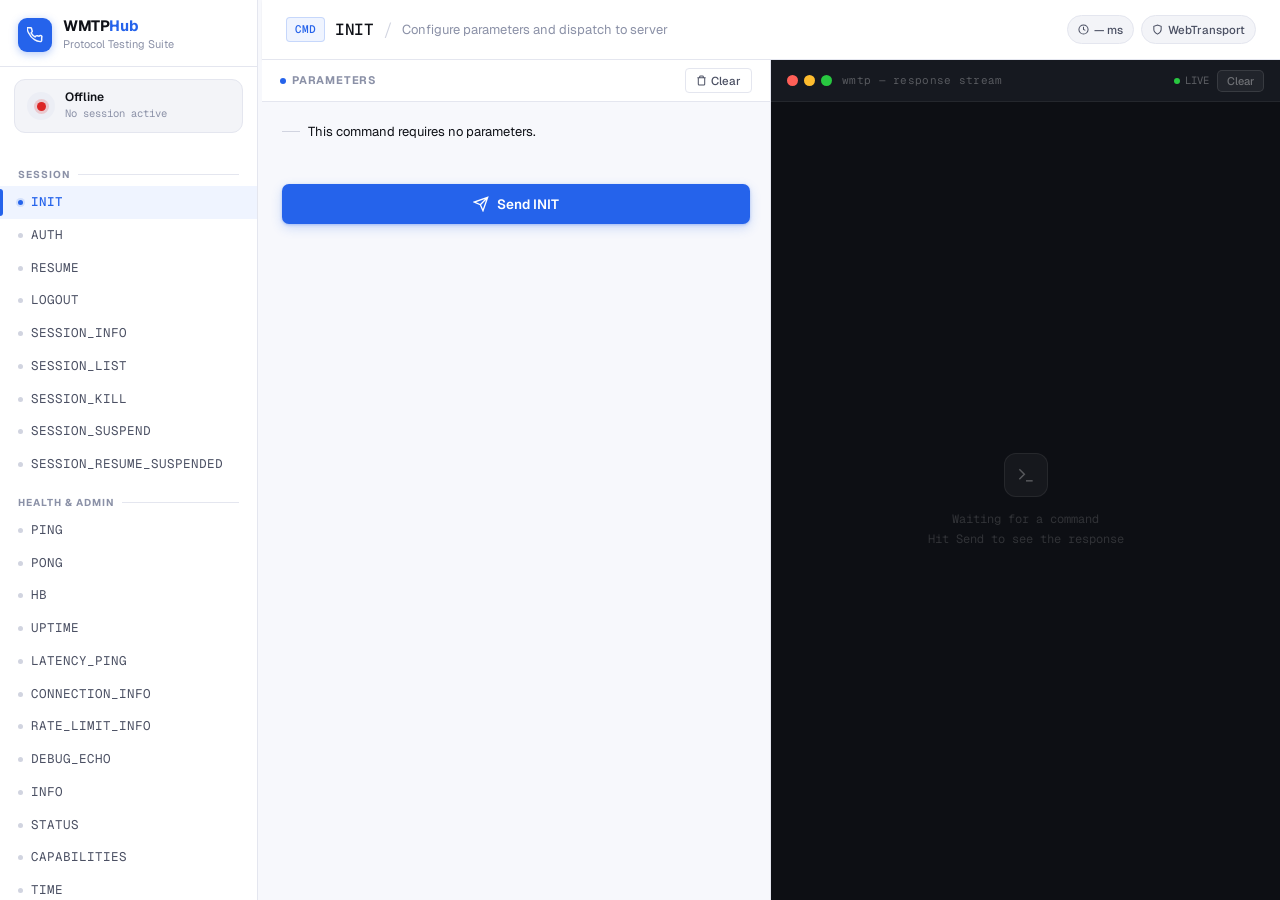
<file: client/index.html>
<!DOCTYPE html>
<html lang="en">

<head>
    <meta charset="UTF-8">
    <meta name="viewport" content="width=device-width, initial-scale=1.0">
    <title>WMTP Console — Protocol Testing Suite</title>
    <link
        href="https://fonts.googleapis.com/css2?family=Geist:wght@300;400;500;600;700&family=Geist+Mono:wght@400;500&display=swap"
        rel="stylesheet">
    <style>
        /* =====================================================================
   WMTP CONSOLE — PREMIUM LIGHT UI
   ===================================================================== */

        :root {
            --c-bg: #f7f8fc;
            --c-surface: #ffffff;
            --c-surface-2: #f3f4f8;
            --c-surface-3: #eceef5;

            --c-border: #e4e6ef;
            --c-border-2: #d1d4e0;

            --c-text: #0f1117;
            --c-text-2: #4b5063;
            --c-text-3: #8b91a7;

            --c-blue: #2563eb;
            --c-blue-mid: #3b7eff;
            --c-blue-light: #eff4ff;
            --c-blue-glow: rgba(37, 99, 235, 0.14);

            --c-green: #16a34a;
            --c-green-light: #f0fdf4;
            --c-red: #dc2626;
            --c-red-light: #fff5f5;
            --c-amber: #d97706;

            --c-terminal: #0d0f14;

            --radius-xs: 4px;
            --radius-sm: 7px;
            --radius-md: 11px;
            --radius-lg: 16px;

            --shadow-xs: 0 1px 2px rgba(0, 0, 0, .05);
            --shadow-sm: 0 1px 4px rgba(0, 0, 0, .07), 0 0 0 1px rgba(0, 0, 0, .03);
            --shadow-md: 0 4px 18px rgba(0, 0, 0, .08), 0 1px 4px rgba(0, 0, 0, .04);
            --shadow-lg: 0 12px 40px rgba(0, 0, 0, .10), 0 2px 8px rgba(0, 0, 0, .05);

            --font: 'Geist', -apple-system, sans-serif;
            --mono: 'Geist Mono', 'Fira Code', monospace;

            --sidebar-w: 258px;
            --header-h: 60px;
        }

        *,
        *::before,
        *::after {
            box-sizing: border-box;
            margin: 0;
            padding: 0;
        }

        html,
        body {
            height: 100%;
        }

        body {
            font-family: var(--font);
            background: var(--c-bg);
            color: var(--c-text);
            display: flex;
            overflow: hidden;
            font-size: 14px;
            line-height: 1.5;
            -webkit-font-smoothing: antialiased;
            -moz-osx-font-smoothing: grayscale;
        }

        /* SCROLLBARS */
        ::-webkit-scrollbar {
            width: 5px;
            height: 5px;
        }

        ::-webkit-scrollbar-track {
            background: transparent;
        }

        ::-webkit-scrollbar-thumb {
            background: var(--c-border-2);
            border-radius: 10px;
        }

        ::-webkit-scrollbar-thumb:hover {
            background: var(--c-text-3);
        }

        /* =====================================================================
   LAYOUT SHELL
   ===================================================================== */

        .app {
            display: flex;
            width: 100%;
            height: 100%;
        }

        /* =====================================================================
   SIDEBAR
   ===================================================================== */

        .sidebar {
            width: var(--sidebar-w);
            min-width: 200px;
            max-width: 400px;
            background: var(--c-surface);
            border-right: 1px solid var(--c-border);
            display: flex;
            flex-direction: column;
            flex-shrink: 0;
            z-index: 20;
        }

        .sidebar-brand {
            display: flex;
            align-items: center;
            gap: 11px;
            padding: 18px 18px 14px;
            border-bottom: 1px solid var(--c-border);
        }

        .brand-mark {
            width: 34px;
            height: 34px;
            background: var(--c-blue);
            border-radius: 9px;
            display: flex;
            align-items: center;
            justify-content: center;
            flex-shrink: 0;
            box-shadow: 0 2px 8px rgba(37, 99, 235, .35);
        }

        .brand-name {
            font-size: 15px;
            font-weight: 700;
            letter-spacing: -0.4px;
            color: var(--c-text);
            line-height: 1.1;
        }

        .brand-name em {
            color: var(--c-blue);
            font-style: normal;
        }

        .brand-tag {
            font-size: 11px;
            color: var(--c-text-3);
            font-weight: 400;
            margin-top: 1px;
            display: block;
        }

        .sidebar-status {
            margin: 12px 14px;
            padding: 10px 12px;
            background: var(--c-surface-2);
            border: 1px solid var(--c-border);
            border-radius: var(--radius-md);
            display: flex;
            align-items: center;
            gap: 10px;
        }

        .status-ring {
            width: 28px;
            height: 28px;
            border-radius: 50%;
            background: var(--c-surface-3);
            display: flex;
            align-items: center;
            justify-content: center;
            flex-shrink: 0;
        }

        .dot {
            width: 9px;
            height: 9px;
            border-radius: 50%;
            background: var(--c-border-2);
            transition: background 0.3s, box-shadow 0.3s;
        }

        .dot.connected {
            background: var(--c-green);
            box-shadow: 0 0 0 3px rgba(22, 163, 74, .18);
            animation: breathe 2.4s ease-in-out infinite;
        }

        .dot.error {
            background: var(--c-red);
            box-shadow: 0 0 0 3px rgba(220, 38, 38, .18);
        }

        @keyframes breathe {

            0%,
            100% {
                box-shadow: 0 0 0 3px rgba(22, 163, 74, .18);
            }

            50% {
                box-shadow: 0 0 0 5px rgba(22, 163, 74, .08);
            }
        }

        .status-info {
            flex: 1;
            min-width: 0;
        }

        .status-label {
            font-size: 12px;
            font-weight: 600;
            color: var(--c-text);
            display: block;
            line-height: 1.2;
        }

        .status-session {
            font-family: var(--mono);
            font-size: 10.5px;
            color: var(--c-text-3);
            display: block;
            margin-top: 2px;
            white-space: nowrap;
            overflow: hidden;
            text-overflow: ellipsis;
        }

        .nav-scroll {
            flex: 1;
            overflow-y: auto;
            padding: 8px 0 16px;
        }

        .nav-scroll::-webkit-scrollbar {
            width: 4px;
        }

        /* cmd-category and cmd-item are rendered by tester.js */
        .cmd-category {
            padding: 14px 18px 4px;
            font-size: 10px;
            font-weight: 700;
            text-transform: uppercase;
            letter-spacing: 1px;
            color: var(--c-text-3);
            display: flex;
            align-items: center;
            gap: 7px;
        }

        .cmd-category::after {
            content: '';
            flex: 1;
            height: 1px;
            background: var(--c-border);
        }

        .cmd-item {
            display: flex;
            align-items: center;
            gap: 8px;
            padding: 7px 14px 7px 18px;
            font-family: var(--mono);
            font-size: 12.5px;
            color: var(--c-text-2);
            cursor: pointer;
            transition: all 0.12s ease;
            position: relative;
            user-select: none;
        }

        .cmd-item::before {
            content: '';
            width: 5px;
            height: 5px;
            border-radius: 50%;
            background: var(--c-border-2);
            flex-shrink: 0;
            transition: all 0.12s;
        }

        .cmd-item:hover {
            color: var(--c-text);
            background: var(--c-surface-2);
        }

        .cmd-item:hover::before {
            background: var(--c-blue-mid);
        }

        .cmd-item.active {
            color: var(--c-blue);
            background: var(--c-blue-light);
            font-weight: 500;
        }

        .cmd-item.active::before {
            background: var(--c-blue);
            box-shadow: 0 0 0 2px var(--c-blue-glow);
        }

        .cmd-item.active::after {
            content: '';
            position: absolute;
            left: 0;
            top: 3px;
            bottom: 3px;
            width: 3px;
            background: var(--c-blue);
            border-radius: 0 3px 3px 0;
        }

        /* =====================================================================
   RESIZER
   ===================================================================== */

        .resizer {
            width: 4px;
            background: transparent;
            cursor: col-resize;
            flex-shrink: 0;
            z-index: 30;
            transition: background 0.2s;
        }

        .resizer:hover,
        .resizer.dragging {
            background: var(--c-blue);
        }

        /* =====================================================================
   WORKSPACE
   ===================================================================== */

        .workspace {
            flex: 1;
            display: flex;
            flex-direction: column;
            min-width: 0;
            background: var(--c-bg);
        }

        .topbar {
            height: var(--header-h);
            background: var(--c-surface);
            border-bottom: 1px solid var(--c-border);
            display: flex;
            align-items: center;
            padding: 0 24px;
            gap: 14px;
            flex-shrink: 0;
            box-shadow: var(--shadow-xs);
        }

        .topbar-left {
            display: flex;
            align-items: center;
            gap: 10px;
            flex: 1;
            min-width: 0;
        }

        .topbar-badge {
            font-family: var(--mono);
            font-size: 11px;
            font-weight: 500;
            color: var(--c-blue);
            background: var(--c-blue-light);
            border: 1px solid rgba(37, 99, 235, .2);
            padding: 3px 8px;
            border-radius: var(--radius-xs);
            white-space: nowrap;
            flex-shrink: 0;
        }

        .topbar-name {
            font-family: var(--mono);
            font-size: 16px;
            font-weight: 500;
            color: var(--c-text);
            letter-spacing: -0.3px;
            white-space: nowrap;
            overflow: hidden;
            text-overflow: ellipsis;
        }

        .topbar-sep {
            color: var(--c-border-2);
            font-size: 18px;
            font-weight: 300;
            flex-shrink: 0;
        }

        .topbar-desc {
            font-size: 13px;
            color: var(--c-text-3);
            white-space: nowrap;
            overflow: hidden;
            text-overflow: ellipsis;
        }

        .topbar-right {
            display: flex;
            align-items: center;
            gap: 7px;
            flex-shrink: 0;
        }

        .pill {
            display: inline-flex;
            align-items: center;
            gap: 5px;
            padding: 5px 10px;
            border-radius: 20px;
            font-size: 11.5px;
            font-weight: 500;
            background: var(--c-surface-2);
            border: 1px solid var(--c-border);
            color: var(--c-text-2);
        }

        .pill svg {
            flex-shrink: 0;
        }

        /* =====================================================================
   CONTENT
   ===================================================================== */

        .content {
            flex: 1;
            display: grid;
            grid-template-columns: 1fr 1fr;
            overflow: hidden;
        }

        .pane {
            display: flex;
            flex-direction: column;
            overflow: hidden;
            min-height: 0;
        }

        .pane-left {
            border-right: 1px solid var(--c-border);
        }

        .pane-header {
            height: 42px;
            background: var(--c-surface);
            border-bottom: 1px solid var(--c-border);
            display: flex;
            align-items: center;
            justify-content: space-between;
            padding: 0 18px;
            flex-shrink: 0;
        }

        .pane-title {
            font-size: 11px;
            font-weight: 700;
            text-transform: uppercase;
            letter-spacing: 0.8px;
            color: var(--c-text-3);
            display: flex;
            align-items: center;
            gap: 6px;
        }

        .pane-title-accent {
            width: 6px;
            height: 6px;
            border-radius: 50%;
            background: var(--c-blue);
        }

        .pane-actions {
            display: flex;
            gap: 6px;
            align-items: center;
        }

        .btn-xs {
            padding: 4px 10px;
            border-radius: var(--radius-xs);
            font-family: var(--font);
            font-weight: 500;
            font-size: 11.5px;
            cursor: pointer;
            border: 1px solid var(--c-border);
            background: var(--c-surface);
            color: var(--c-text-2);
            transition: all 0.12s;
            display: inline-flex;
            align-items: center;
            gap: 4px;
        }

        .btn-xs:hover {
            background: var(--c-surface-2);
            border-color: var(--c-border-2);
            color: var(--c-text);
        }

        /* ─── FORM AREA ─── */
        .form-scroll {
            flex: 1;
            overflow-y: auto;
            padding: 18px 20px 14px;
        }

        /* form-group, form-label, form-control, btn btn-primary all injected by tester.js
   — overridden via the style block at bottom */

        /* ─── TERMINAL ─── */
        .terminal-wrap {
            display: flex;
            flex-direction: column;
            flex: 1;
            overflow: hidden;
            background: var(--c-terminal);
        }

        .terminal-bar {
            height: 42px;
            background: #161920;
            border-bottom: 1px solid rgba(255, 255, 255, .06);
            display: flex;
            align-items: center;
            padding: 0 16px;
            gap: 10px;
            flex-shrink: 0;
        }

        .tbar-dots {
            display: flex;
            gap: 6px;
        }

        .tbar-dot {
            width: 11px;
            height: 11px;
            border-radius: 50%;
        }

        .td-r {
            background: #ff5f57;
        }

        .td-y {
            background: #febc2e;
        }

        .td-g {
            background: #28c840;
        }

        .tbar-label {
            font-size: 11px;
            color: rgba(255, 255, 255, .28);
            font-family: var(--mono);
            letter-spacing: 0.3px;
        }

        .tbar-right {
            margin-left: auto;
            display: flex;
            align-items: center;
            gap: 8px;
        }

        .live-badge {
            display: inline-flex;
            align-items: center;
            gap: 5px;
            font-family: var(--mono);
            font-size: 10.5px;
            color: rgba(255, 255, 255, .3);
        }

        .live-dot {
            width: 6px;
            height: 6px;
            border-radius: 50%;
            background: #28c840;
            animation: livepulse 1.8s ease-in-out infinite;
        }

        @keyframes livepulse {

            0%,
            100% {
                opacity: 1;
            }

            50% {
                opacity: 0.35;
            }
        }

        .tbar-btn {
            padding: 3px 9px;
            border-radius: 5px;
            font-family: var(--font);
            font-size: 11px;
            font-weight: 500;
            cursor: pointer;
            border: 1px solid rgba(255, 255, 255, .1);
            background: rgba(255, 255, 255, .05);
            color: rgba(255, 255, 255, .35);
            transition: all 0.12s;
        }

        .tbar-btn:hover {
            background: rgba(255, 255, 255, .1);
            color: rgba(255, 255, 255, .65);
            border-color: rgba(255, 255, 255, .16);
        }

        .terminal-empty-state {
            flex: 1;
            display: flex;
            flex-direction: column;
            align-items: center;
            justify-content: center;
            gap: 12px;
            color: rgba(255, 255, 255, .15);
            padding: 40px;
        }

        .empty-icon {
            width: 44px;
            height: 44px;
            border-radius: 12px;
            background: rgba(255, 255, 255, .04);
            border: 1px solid rgba(255, 255, 255, .07);
            display: flex;
            align-items: center;
            justify-content: center;
        }

        .terminal-empty-state p {
            font-size: 12px;
            font-family: var(--mono);
            text-align: center;
            line-height: 1.7;
        }

        .terminal-log {
            flex: 1;
            overflow-y: auto;
            padding: 16px 20px;
        }

        .terminal-log::-webkit-scrollbar-thumb {
            background: rgba(255, 255, 255, .08);
        }

        .terminal-log::-webkit-scrollbar-thumb:hover {
            background: rgba(255, 255, 255, .15);
        }

        .code-output {
            font-family: var(--mono);
            font-size: 12.5px;
            line-height: 1.7;
            color: #c5cdd8;
            white-space: pre-wrap;
            word-break: break-all;
        }

        /* Token colours */
        .token-string {
            color: #a5d6ff;
        }

        .token-number {
            color: #79c0ff;
        }

        .token-boolean {
            color: #ff9492;
        }

        .token-null {
            color: #ff9492;
            font-style: italic;
        }

        .token-key {
            color: #7ce38b;
        }

        /* =====================================================================
   RESPONSIVE
   ===================================================================== */

        @media (max-width: 960px) {
            .content {
                grid-template-columns: 1fr;
                overflow-y: auto;
            }

            .pane-left {
                border-right: none;
                border-bottom: 1px solid var(--c-border);
            }

            .terminal-wrap {
                min-height: 360px;
            }
        }
    </style>
</head>

<body>
    <div class="app">

        <!-- ═══ SIDEBAR ═══ -->
        <nav class="sidebar" id="sidebar">

            <div class="sidebar-brand">
                <div class="brand-mark">
                    <svg width="16" height="16" viewBox="0 0 24 24" fill="none" stroke="rgba(255,255,255,.95)"
                        stroke-width="2.2" stroke-linecap="round" stroke-linejoin="round">
                        <path
                            d="M22 16.92v3a2 2 0 01-2.18 2 19.79 19.79 0 01-8.63-3.07A19.5 19.5 0 013.07 9.81a19.79 19.79 0 01-3.07-8.73A2 2 0 012 1h3a2 2 0 012 1.72c.127.96.361 1.903.7 2.81a2 2 0 01-.45 2.11L6.09 8.91a16 16 0 006 6l1.27-1.27a2 2 0 012.11-.45c.907.339 1.85.573 2.81.7A2 2 0 0122 16z" />
                    </svg>
                </div>
                <div>
                    <div class="brand-name">WMTP<em>Hub</em></div>
                    <span class="brand-tag">Protocol Testing Suite</span>
                </div>
            </div>

            <div class="sidebar-status">
                <div class="status-ring">
                    <div id="status-dot" class="dot"></div>
                </div>
                <div class="status-info">
                    <span id="status-text" class="status-label">Connecting…</span>
                    <span id="session-email" class="status-session">No session active</span>
                </div>
            </div>

            <div class="nav-scroll" id="sidebar-cmds">
                <!-- populated by tester.js -->
            </div>

        </nav>

        <!-- Resizer -->
        <div class="resizer" id="resizer"></div>

        <!-- ═══ WORKSPACE ═══ -->
        <main class="workspace">

            <!-- Top Bar -->
            <header class="topbar">
                <div class="topbar-left">
                    <span class="topbar-badge">CMD</span>
                    <span id="active-cmd-name" class="topbar-name">INIT</span>
                    <span class="topbar-sep">/</span>
                    <span class="topbar-desc">Configure parameters and dispatch to server</span>
                </div>
                <div class="topbar-right">
                    <div class="pill">
                        <svg width="11" height="11" viewBox="0 0 24 24" fill="none" stroke="currentColor"
                            stroke-width="2.2">
                            <circle cx="12" cy="12" r="10" />
                            <polyline points="12 6 12 12 16 14" />
                        </svg>
                        <span id="last-response-time">— ms</span>
                    </div>
                    <div class="pill">
                        <svg width="11" height="11" viewBox="0 0 24 24" fill="none" stroke="currentColor"
                            stroke-width="2.2">
                            <path d="M12 22s8-4 8-10V5l-8-3-8 3v7c0 6 8 10 8 10z" />
                        </svg>
                        WebTransport
                    </div>
                </div>
            </header>

            <!-- Content Grid -->
            <div class="content">

                <!-- Left: Form -->
                <div class="pane pane-left">
                    <div class="pane-header">
                        <div class="pane-title">
                            <span class="pane-title-accent"></span>
                            Parameters
                        </div>
                        <div class="pane-actions">
                            <button class="btn-xs"
                                onclick="document.querySelectorAll('.form-control').forEach(i=>i.tagName!=='SELECT'&&(i.value=''))">
                                <svg width="11" height="11" viewBox="0 0 24 24" fill="none" stroke="currentColor"
                                    stroke-width="2.2">
                                    <path
                                        d="M3 6h18M19 6v14a2 2 0 01-2 2H7a2 2 0 01-2-2V6M8 6V4a2 2 0 012-2h4a2 2 0 012 2v2" />
                                </svg>
                                Clear
                            </button>
                        </div>
                    </div>
                    <div class="form-scroll">
                        <div id="form-panel"></div>
                    </div>
                </div>

                <!-- Right: Terminal -->
                <div class="pane">
                    <div class="terminal-wrap">

                        <div class="terminal-bar">
                            <div class="tbar-dots">
                                <div class="tbar-dot td-r"></div>
                                <div class="tbar-dot td-y"></div>
                                <div class="tbar-dot td-g"></div>
                            </div>
                            <span class="tbar-label">wmtp — response stream</span>
                            <div class="tbar-right">
                                <div class="live-badge"><span class="live-dot"></span>LIVE</div>
                                <button class="tbar-btn" onclick="clearLog()">Clear</button>
                            </div>
                        </div>

                        <!-- Empty state -->
                        <div class="terminal-empty-state" id="result-empty">
                            <div class="empty-icon">
                                <svg width="20" height="20" viewBox="0 0 24 24" fill="none"
                                    stroke="rgba(255,255,255,.28)" stroke-width="1.8">
                                    <polyline points="4 17 10 11 4 5" />
                                    <line x1="12" y1="19" x2="20" y2="19" />
                                </svg>
                            </div>
                            <p>Waiting for a command<br>Hit Send to see the response</p>
                        </div>

                        <!-- Log (hidden until first result) -->
                        <div class="terminal-log" id="result-area" style="display:none;">
                            <pre id="result-content" class="code-output"></pre>
                        </div>

                    </div>
                </div>

            </div>
        </main>
    </div>

    <!-- JS Dependencies -->
    <script src="js/transport.js"></script>
    <script src="js/protocol.js"></script>
    <script src="js/schema.js"></script>
    <script src="tester.js"></script>

    <!-- Adapter: bridge tester.js expectations to new markup -->
    <script>
        // 1. Patch result-area classList so tester.js show/hide works
        (function () {
            const log = document.getElementById('result-area');
            const empty = document.getElementById('result-empty');
            const origAdd = DOMTokenList.prototype.add;
            const origRemove = DOMTokenList.prototype.remove;

            log.classList.add = function (...args) {
                origAdd.apply(this, args);
                if (args.includes('visible')) {
                    log.style.display = 'block';
                    empty.style.display = 'none';
                }
            };

            log.classList.remove = function (...args) {
                origRemove.apply(this, args);
                if (args.includes('visible')) {
                    log.style.display = 'none';
                    empty.style.display = '';
                    document.getElementById('result-content').innerHTML = '';
                }
            };
        })();

        // 2. Clear button helper
        function clearLog() {
            const log = document.getElementById('result-area');
            const empty = document.getElementById('result-empty');
            document.getElementById('result-content').innerHTML = '';
            log.style.display = 'none';
            empty.style.display = '';
        }

        // 3. Response timing — hook transport.send to capture round-trip time
        (function () {
            const chip = document.getElementById('last-response-time');
            let t0 = 0;

            const orig = wmtpTransport.send.bind(wmtpTransport);
            wmtpTransport.send = async function (data) {
                t0 = performance.now();
                return orig(data);
            };

            // Poll until protocol callback is set, then wrap it once
            const poll = setInterval(() => {
                if (wmtpProtocol.onResponse) {
                    const prev = wmtpProtocol.onResponse;
                    wmtpProtocol.onResponse = function (msg) {
                        if (t0) {
                            chip.textContent = Math.round(performance.now() - t0) + ' ms';
                            t0 = 0;
                        }
                        prev.call(this, msg);
                    };
                    clearInterval(poll);
                }
            }, 200);
        })();
    </script>

    <!-- Override tester.js CSS class names to match our design system -->
    <style>
        /* form-group injected by tester.js */
        .form-group {
            margin-bottom: 14px;
        }

        .form-label {
            display: flex;
            align-items: center;
            gap: 5px;
            margin-bottom: 5px;
            font-size: 12px;
            font-weight: 600;
            color: var(--c-text-2);
        }

        .req-star {
            color: var(--c-red);
            font-size: 11px;
        }

        .type-hint {
            margin-left: auto;
            font-family: var(--mono);
            font-size: 10px;
            color: var(--c-text-3);
            background: var(--c-surface-3);
            padding: 1px 6px;
            border-radius: 4px;
            border: 1px solid var(--c-border);
        }

        .form-control {
            width: 100%;
            background: var(--c-surface);
            border: 1.5px solid var(--c-border);
            border-radius: var(--radius-sm);
            padding: 8px 11px;
            color: var(--c-text);
            font-family: var(--mono);
            font-size: 12.5px;
            transition: border-color .15s, box-shadow .15s;
            outline: none;
        }

        .form-control:hover {
            border-color: var(--c-border-2);
        }

        .form-control:focus {
            border-color: var(--c-blue);
            box-shadow: 0 0 0 3px var(--c-blue-glow);
            background: #fff;
        }

        .form-control::placeholder {
            color: var(--c-text-3);
            font-family: var(--font);
            font-size: 12.5px;
        }

        select.form-control {
            appearance: none;
            background-image: url("data:image/svg+xml,%3Csvg xmlns='http://www.w3.org/2000/svg' width='14' height='14' viewBox='0 0 24 24' fill='none' stroke='%238b91a7' stroke-width='2'%3E%3Cpath d='M6 9l6 6 6-6'/%3E%3C/svg%3E");
            background-repeat: no-repeat;
            background-position: right 10px center;
            padding-right: 30px;
            cursor: pointer;
        }

        textarea.form-control {
            resize: vertical;
            min-height: 76px;
            line-height: 1.55;
        }

        /* tester.js primary send button */
        .btn.btn-primary {
            width: 100%;
            padding: 11px 20px;
            background: var(--c-blue);
            color: #fff;
            border: none;
            border-radius: var(--radius-sm);
            font-family: var(--font);
            font-weight: 600;
            font-size: 13.5px;
            cursor: pointer;
            display: flex;
            align-items: center;
            justify-content: center;
            gap: 8px;
            transition: all .15s;
            box-shadow: 0 1px 3px rgba(37, 99, 235, .3), 0 4px 12px rgba(37, 99, 235, .2);
            margin-top: 6px;
        }

        .btn.btn-primary:hover {
            background: #1d4ed8;
            box-shadow: 0 2px 6px rgba(37, 99, 235, .4), 0 6px 20px rgba(37, 99, 235, .25);
            transform: translateY(-1px);
        }

        .btn.btn-primary:active {
            transform: translateY(0);
        }

        /* ghost / sm buttons used elsewhere */
        .btn.btn-ghost,
        .btn.btn-sm.btn-ghost {
            padding: 4px 10px;
            border-radius: var(--radius-xs);
            font-size: 11.5px;
            font-weight: 500;
            cursor: pointer;
            border: 1px solid var(--c-border);
            background: transparent;
            color: var(--c-text-2);
            font-family: var(--font);
            display: inline-flex;
            align-items: center;
            gap: 4px;
        }

        .btn.btn-ghost:hover {
            background: var(--c-surface-2);
            color: var(--c-text);
        }

        /* no-params message */
        #form-panel>p {
            font-size: 13px;
            color: var(--c-text-3);
            padding: 2px 0 18px;
            display: flex;
            align-items: center;
            gap: 8px;
        }

        #form-panel>p::before {
            content: '';
            display: inline-block;
            width: 18px;
            height: 1px;
            background: var(--c-border-2);
        }
    </style>
</body>

</html>
</file>
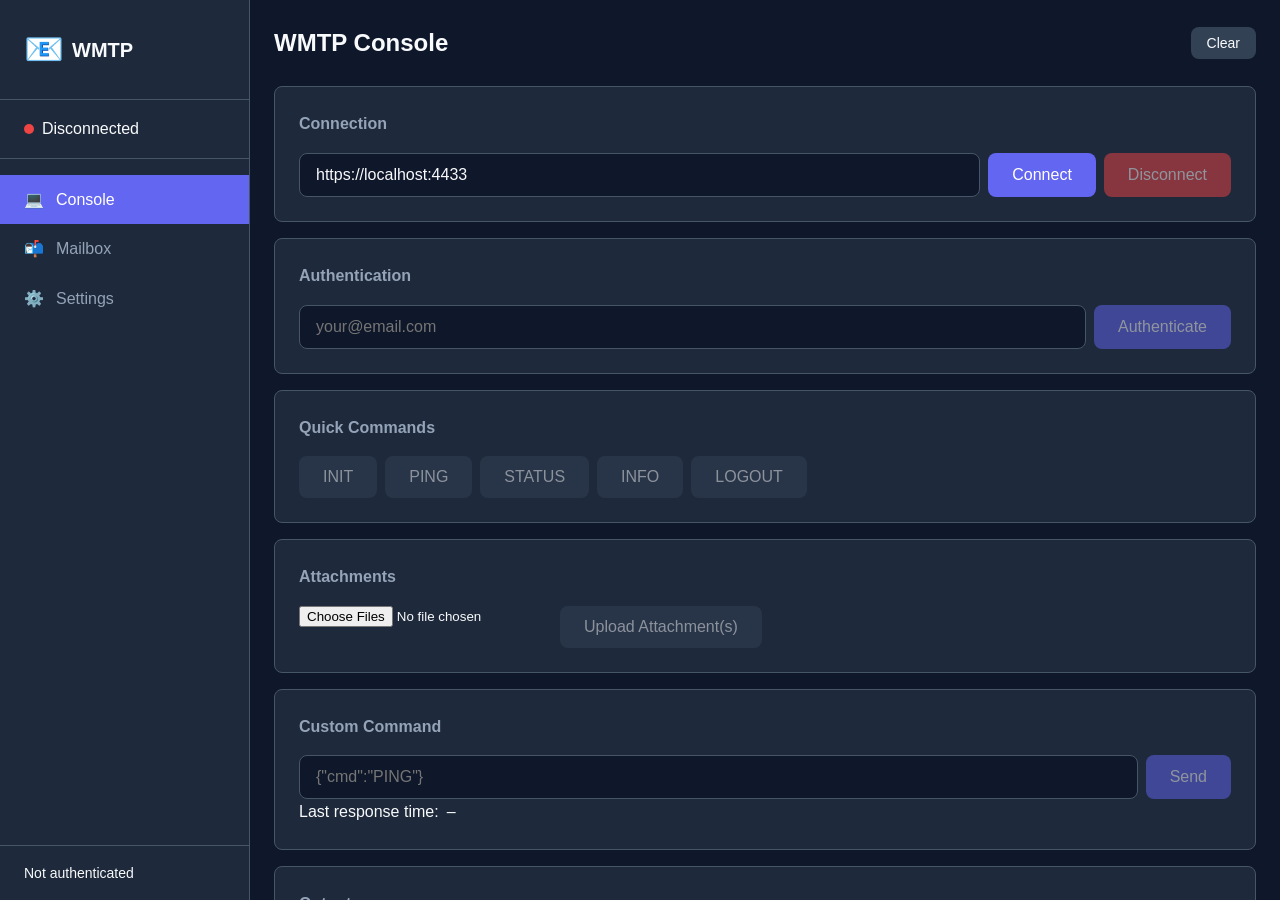
<file: client/app.html>
<!DOCTYPE html>
<html lang="en">
<head>
    <meta charset="UTF-8">
    <meta name="viewport" content="width=device-width, initial-scale=1.0">
    <title>WMTP Client</title>
    <link rel="stylesheet" href="css/style.css">
</head>
<body>
    <div class="app">
        <!-- Sidebar -->
        <aside class="sidebar">
            <div class="sidebar-header">
                <span class="logo-icon">📧</span>
                <span class="logo-text">WMTP</span>
            </div>
            
            <div class="connection-status" id="connectionStatus">
                <span class="status-dot disconnected"></span>
                <span class="status-text">Disconnected</span>
            </div>

            <nav class="sidebar-nav">
                <a href="#" class="nav-item active" data-view="console">
                    <span>💻</span> Console
                </a>
                <a href="#" class="nav-item" data-view="mail">
                    <span>📬</span> Mailbox
                </a>
                <a href="#" class="nav-item" data-view="settings">
                    <span>⚙️</span> Settings
                </a>
            </nav>

            <div class="sidebar-footer">
                <div class="user-info" id="userInfo">
                    <span>Not authenticated</span>
                </div>
            </div>
        </aside>

        <!-- Main Content -->
        <main class="main">
            <!-- Console View -->
            <div class="view active" id="consoleView">
                <div class="view-header">
                    <h2>WMTP Console</h2>
                    <div class="header-actions">
                        <button class="btn btn-small" id="clearBtn">Clear</button>
                    </div>
                </div>

                <!-- Connection Panel -->
                <div class="panel">
                    <h3>Connection</h3>
                    <div class="form-row">
                        <input type="text" id="serverUrl" value="https://localhost:4433" placeholder="Server URL">
                        <button class="btn btn-primary" id="connectBtn">Connect</button>
                        <button class="btn btn-danger" id="disconnectBtn" disabled>Disconnect</button>
                    </div>
                </div>

                <!-- Auth Panel -->
                <div class="panel">
                    <h3>Authentication</h3>
                    <div class="form-row">
                        <input type="email" id="emailInput" placeholder="your@email.com">
                        <button class="btn btn-primary" id="authBtn" disabled>Authenticate</button>
                    </div>
                </div>

                <!-- Commands Panel -->
                <div class="panel">
                    <h3>Quick Commands</h3>
                    <div class="button-group">
                        <button class="btn" id="initBtn" disabled>INIT</button>
                        <button class="btn" id="pingBtn" disabled>PING</button>
                        <button class="btn" id="statusBtn" disabled>STATUS</button>
                        <button class="btn" id="infoBtn" disabled>INFO</button>
                        <button class="btn" id="logoutBtn" disabled>LOGOUT</button>
                    </div>
                </div>

                <!-- Attachments Panel (new) -->
                <div class="panel">
                    <h3>Attachments</h3>
                    <div class="form-row">
                        <input type="file" id="attachFileInput" multiple>
                        <button class="btn" id="attachBtn" disabled>Upload Attachment(s)</button>
                    </div>
                    <div class="form-row">
                        <span id="attachStatus" class="attach-status"></span>
                    </div>
                </div>

                <!-- Custom Command -->
                <div class="panel">
                    <h3>Custom Command</h3>
                    <div class="form-row">
                        <input type="text" id="customCmd" placeholder='{"cmd":"PING"}'>
                        <button class="btn btn-primary" id="sendBtn" disabled>Send</button>
                    </div>
                    <div class="form-row">
                        <span class="latency-label">Last response time:</span>
                        <span class="latency-value" id="customLatency">–</span>
                    </div>
                </div>

                <!-- Console Output -->
                <div class="panel console-panel">
                    <h3>Output</h3>
                    <div class="console" id="console">
                        <div class="console-line info">Welcome to WMTP Client</div>
                        <div class="console-line info">Connect to a server to begin</div>
                    </div>
                </div>
            </div>

            <!-- Mail View (Coming Soon) -->
            <div class="view" id="mailView">
                <div class="view-header">
                    <h2>Mailbox</h2>
                </div>
                <div class="coming-soon">
                    <span>📬</span>
                    <p>Mail features coming soon!</p>
                </div>
            </div>

            <!-- Settings View -->
            <div class="view" id="settingsView">
                <div class="view-header">
                    <h2>Settings</h2>
                </div>
                <div class="panel">
                    <h3>Server Configuration</h3>
                    <div class="form-group">
                        <label>Default Server URL</label>
                        <input type="text" id="defaultServer" value="https://localhost:4433">
                    </div>
                    <div class="form-group">
                        <label>Auto-reconnect</label>
                        <input type="checkbox" id="autoReconnect" checked>
                    </div>
                </div>
            </div>
        </main>
    </div>

    <script src="js/transport.js"></script>
    <script src="js/protocol.js"></script>
    <script src="js/ui.js"></script>
</body>
</html>
</file>
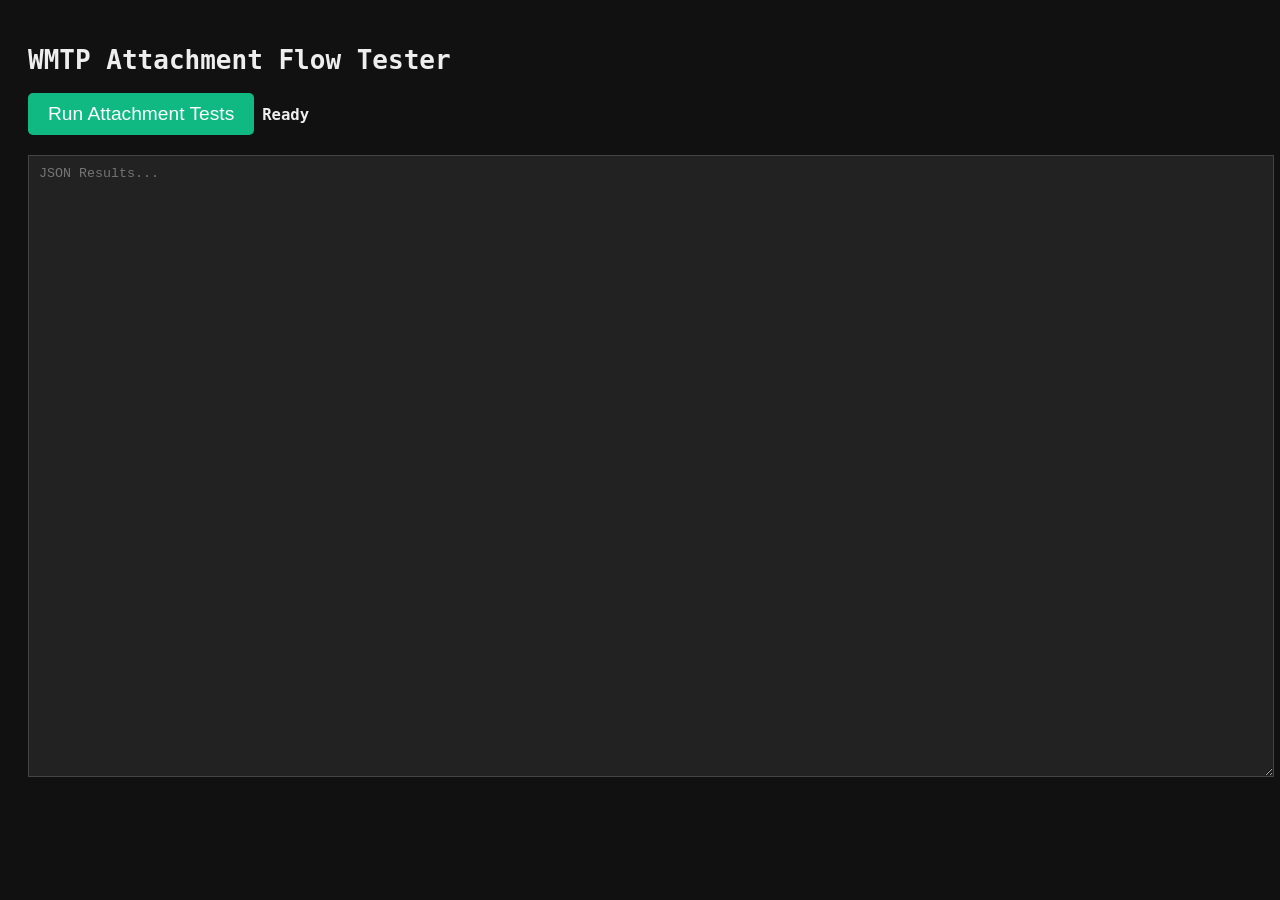
<file: client/attachment_tester.html>
<!DOCTYPE html>
<html lang="en">

<head>
    <meta charset="UTF-8">
    <title>WMTP Attachment Tester</title>
    <style>
        body {
            font-family: monospace;
            background: #111;
            color: #eee;
            padding: 20px;
        }

        button {
            font-size: 1.2em;
            padding: 10px 20px;
            cursor: pointer;
            background: #10b981;
            color: white;
            border: none;
            border-radius: 5px;
        }

        button:disabled {
            background: #555;
            cursor: not-allowed;
        }

        #status {
            margin: 20px 0;
            font-weight: bold;
            font-size: 1.2em;
        }

        #progress {
            margin-bottom: 20px;
            color: #aaa;
        }

        textarea {
            width: 100%;
            height: 600px;
            background: #222;
            color: #0f0;
            border: 1px solid #444;
            padding: 10px;
            font-family: 'Courier New', monospace;
        }
    </style>
</head>

<body>
    <h1>WMTP Attachment Flow Tester</h1>
    <div>
        <button id="runBtn">Run Attachment Tests</button>
        <span id="status">Ready</span>
    </div>
    <div id="progress"></div>
    <textarea id="results" placeholder="JSON Results..."></textarea>

    <script src="js/transport.js"></script>
    <script src="js/attachment_tester.js"></script>
</body>

</html>
</file>
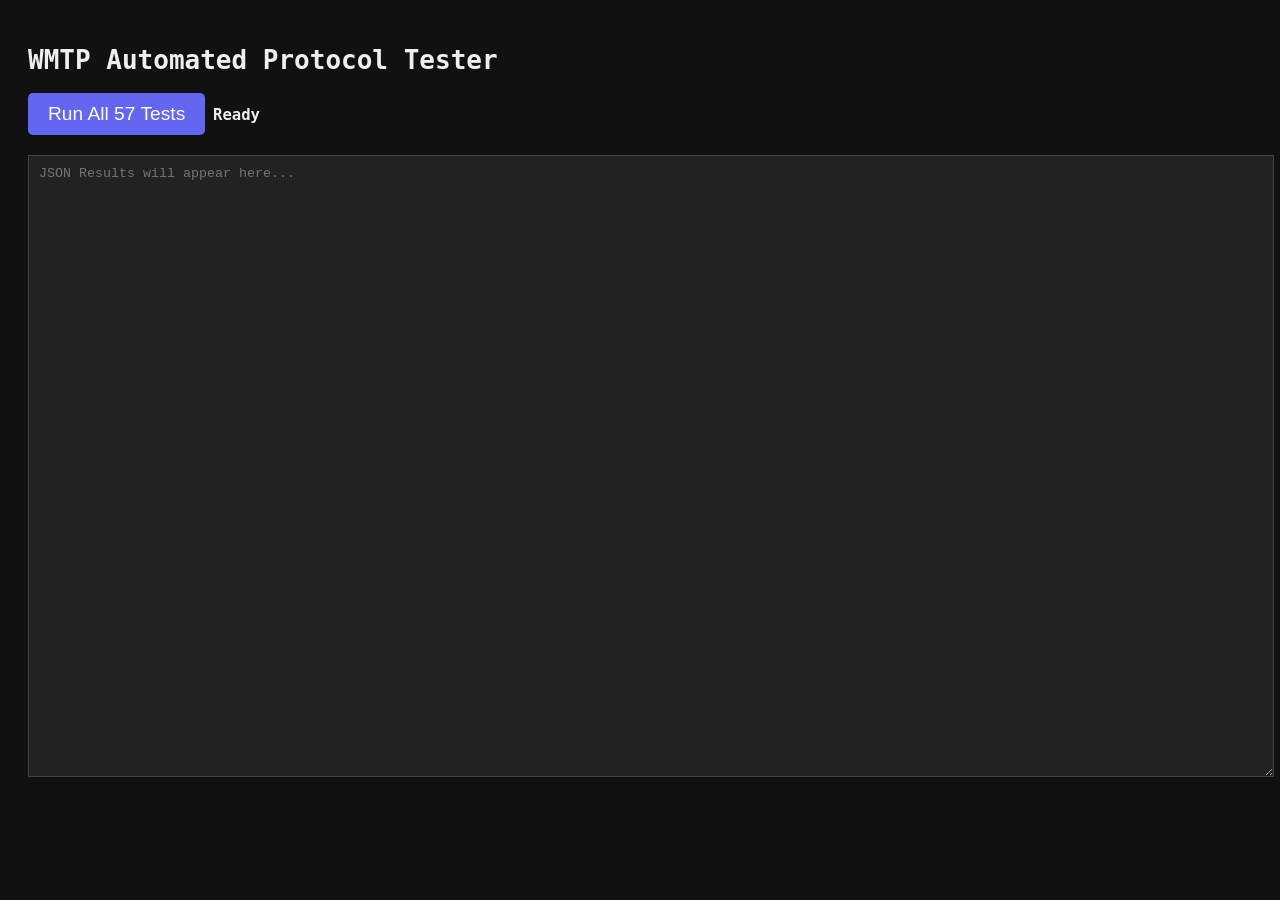
<file: client/auto_tester.html>
<!DOCTYPE html>
<html lang="en">

<head>
    <meta charset="UTF-8">
    <title>WMTP Auto Tester</title>
    <style>
        body {
            font-family: monospace;
            background: #111;
            color: #eee;
            padding: 20px;
        }

        button {
            font-size: 1.2em;
            padding: 10px 20px;
            cursor: pointer;
            background: #6366f1;
            color: white;
            border: none;
            border-radius: 5px;
        }

        button:disabled {
            background: #555;
            cursor: not-allowed;
        }

        #status {
            margin: 20px 0;
            font-weight: bold;
            font-size: 1.2em;
        }

        #progress {
            margin-bottom: 20px;
            color: #aaa;
        }

        textarea {
            width: 100%;
            height: 600px;
            background: #222;
            color: #0f0;
            border: 1px solid #444;
            padding: 10px;
            font-family: 'Courier New', monospace;
        }
    </style>
</head>

<body>
    <h1>WMTP Automated Protocol Tester</h1>
    <div>
        <button id="runBtn">Run All 57 Tests</button>
        <span id="status">Ready</span>
    </div>
    <div id="progress"></div>
    <textarea id="results" placeholder="JSON Results will appear here..."></textarea>

    <!-- Dependencies -->
    <script src="js/transport.js"></script>
    <script src="js/protocol.js"></script>

    <!-- Test Logic -->
    <script src="js/auto_tester.js"></script>
</body>

</html>
</file>
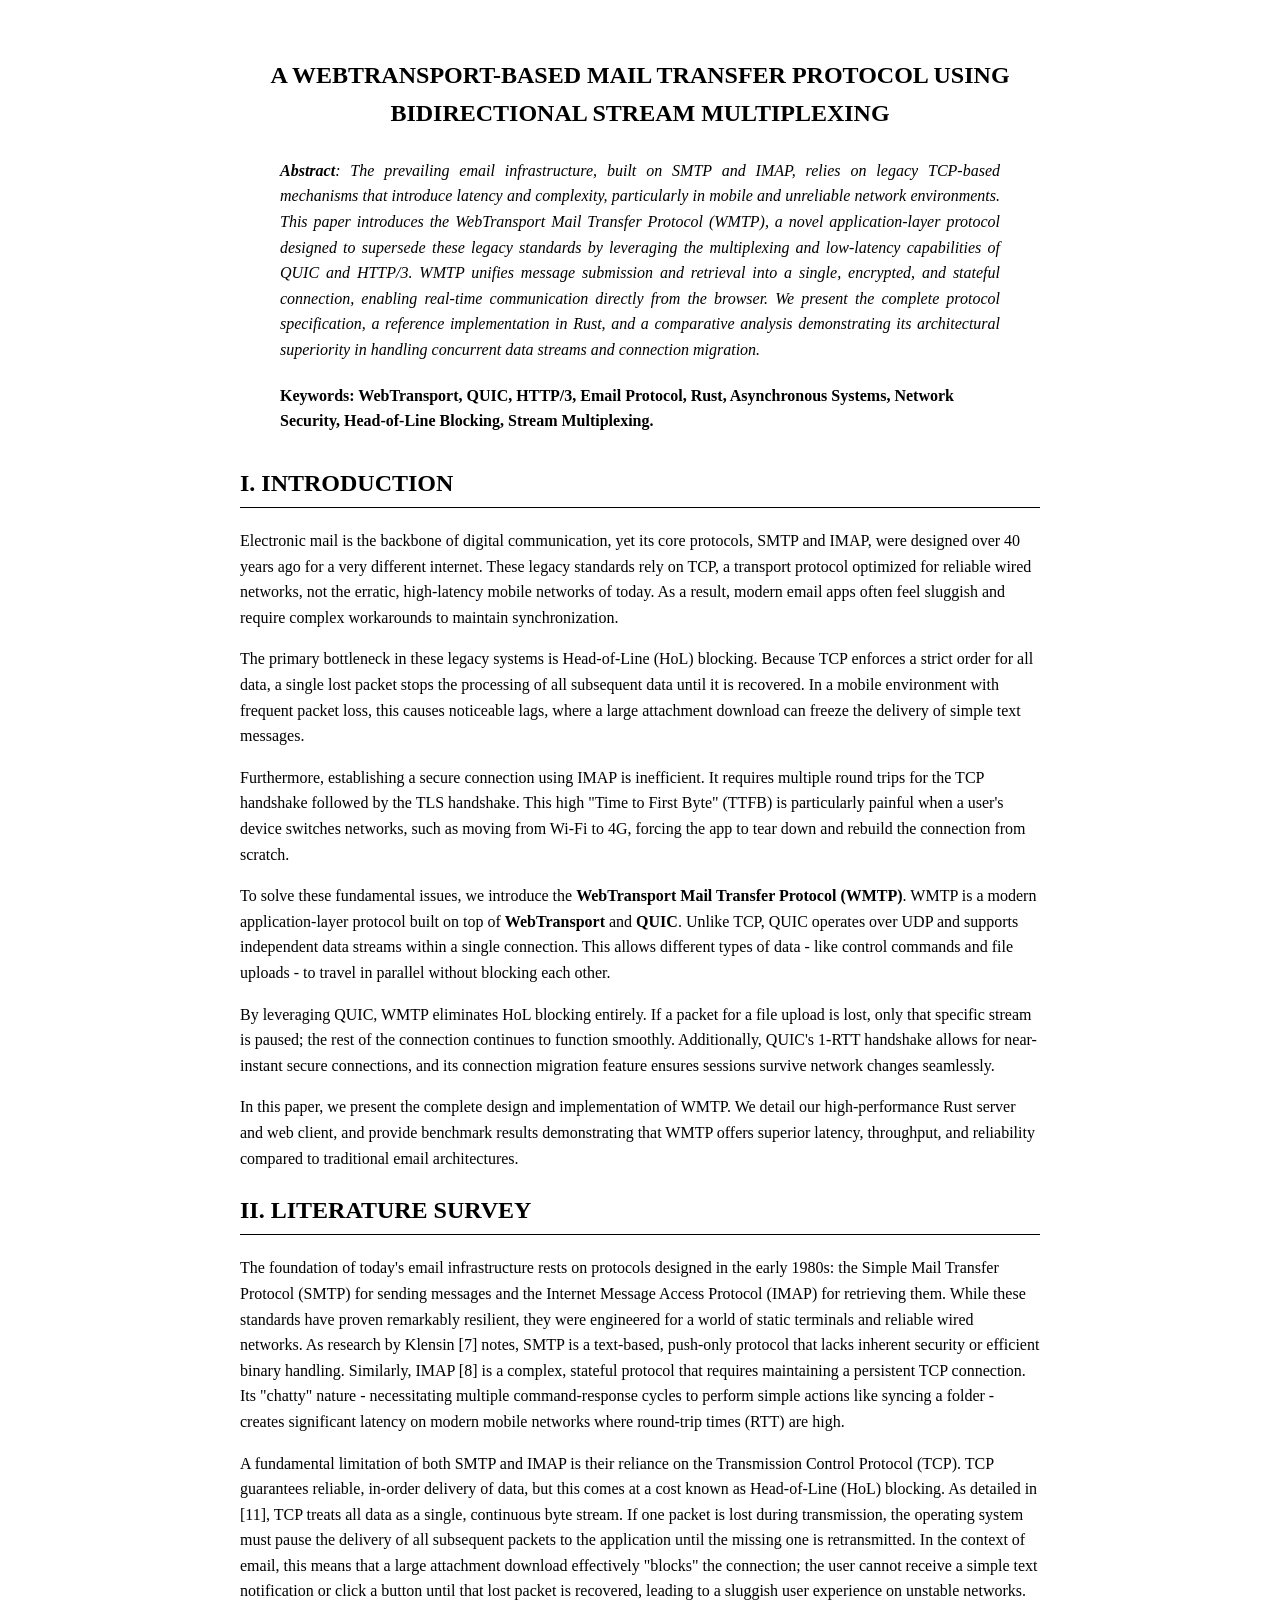
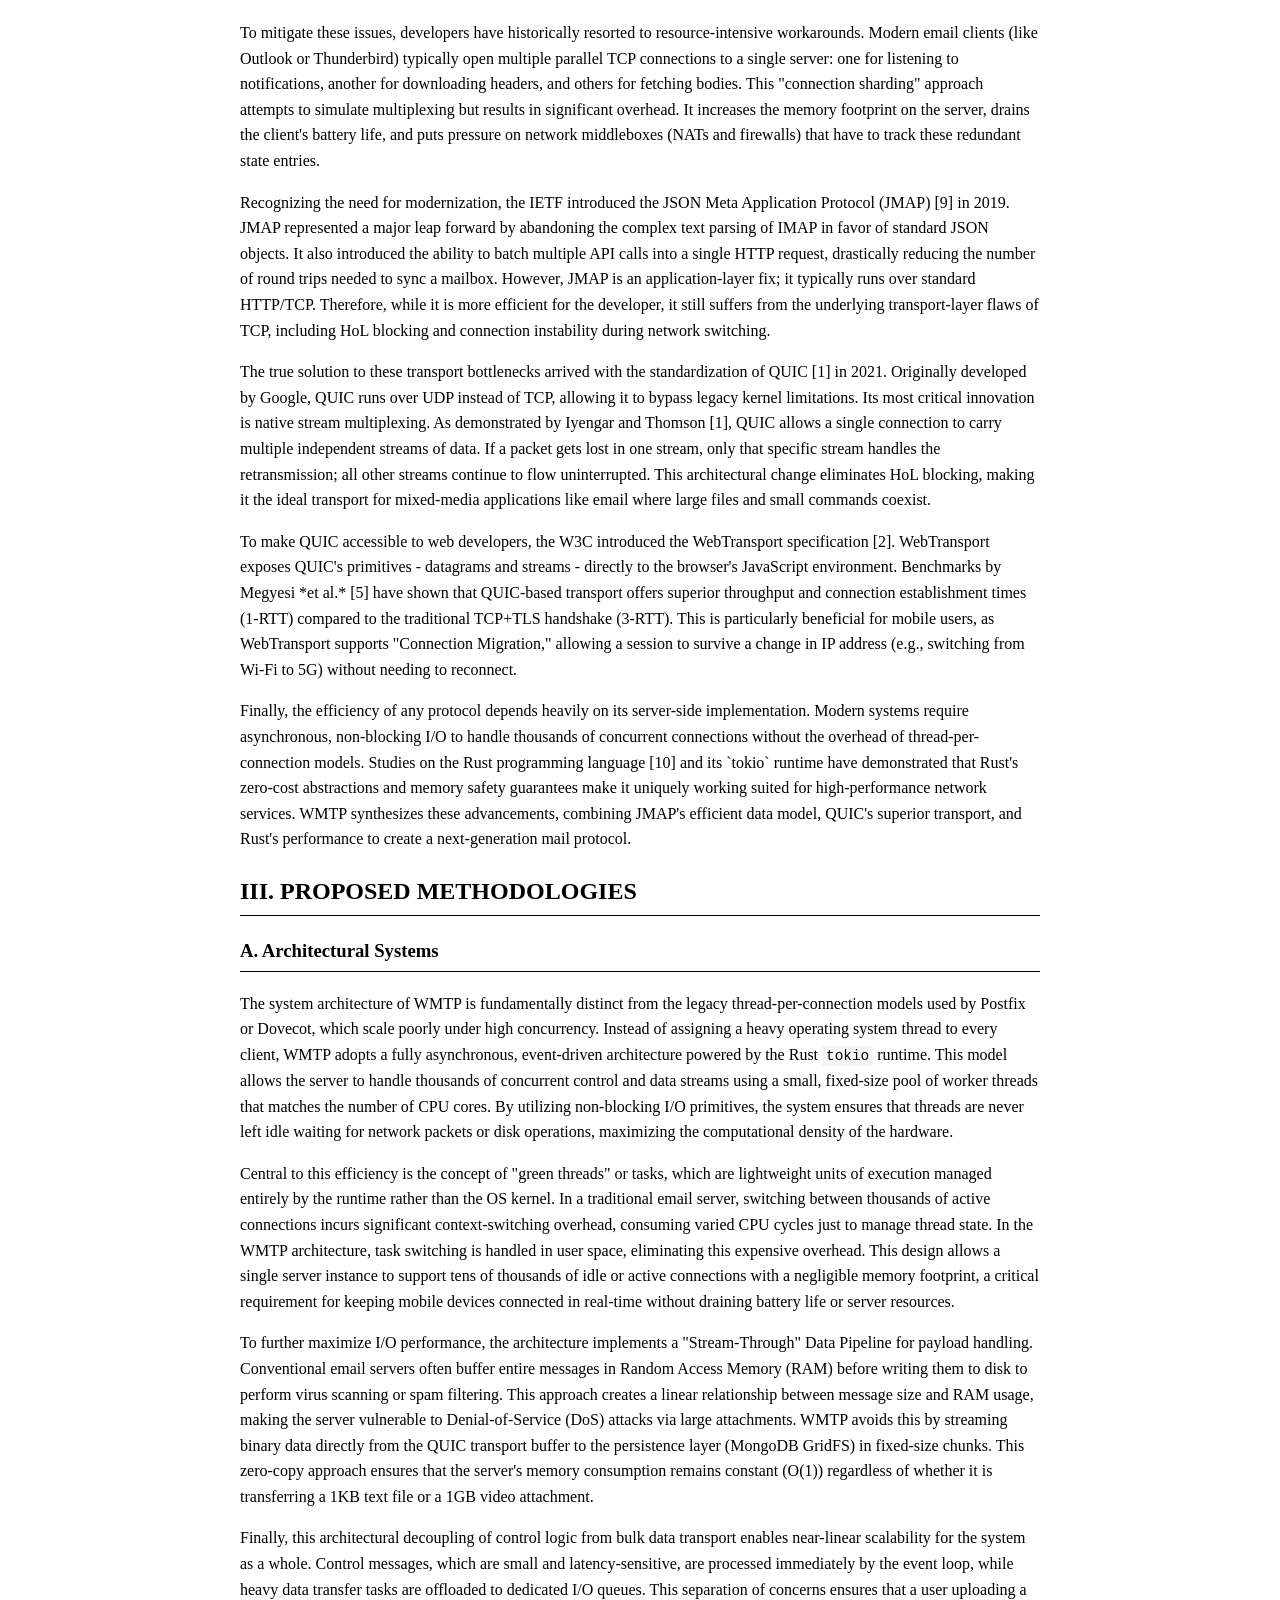
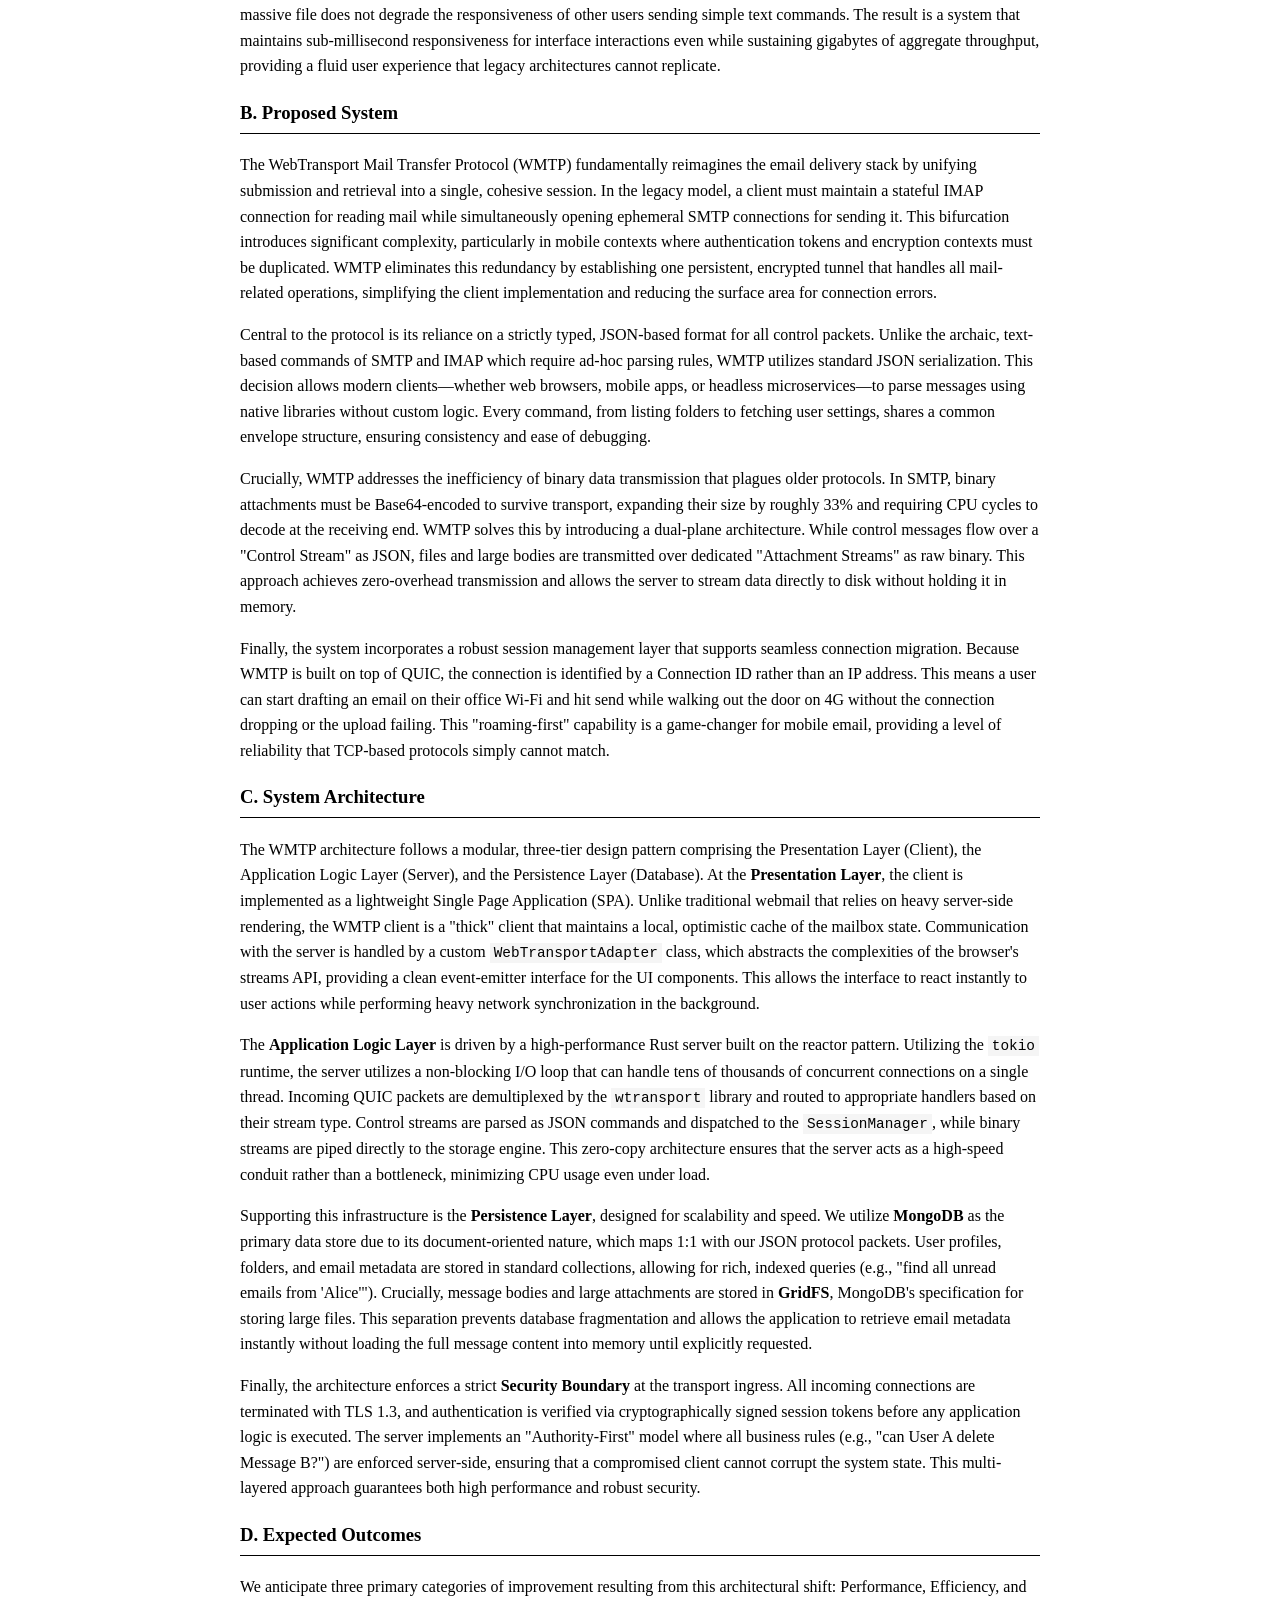
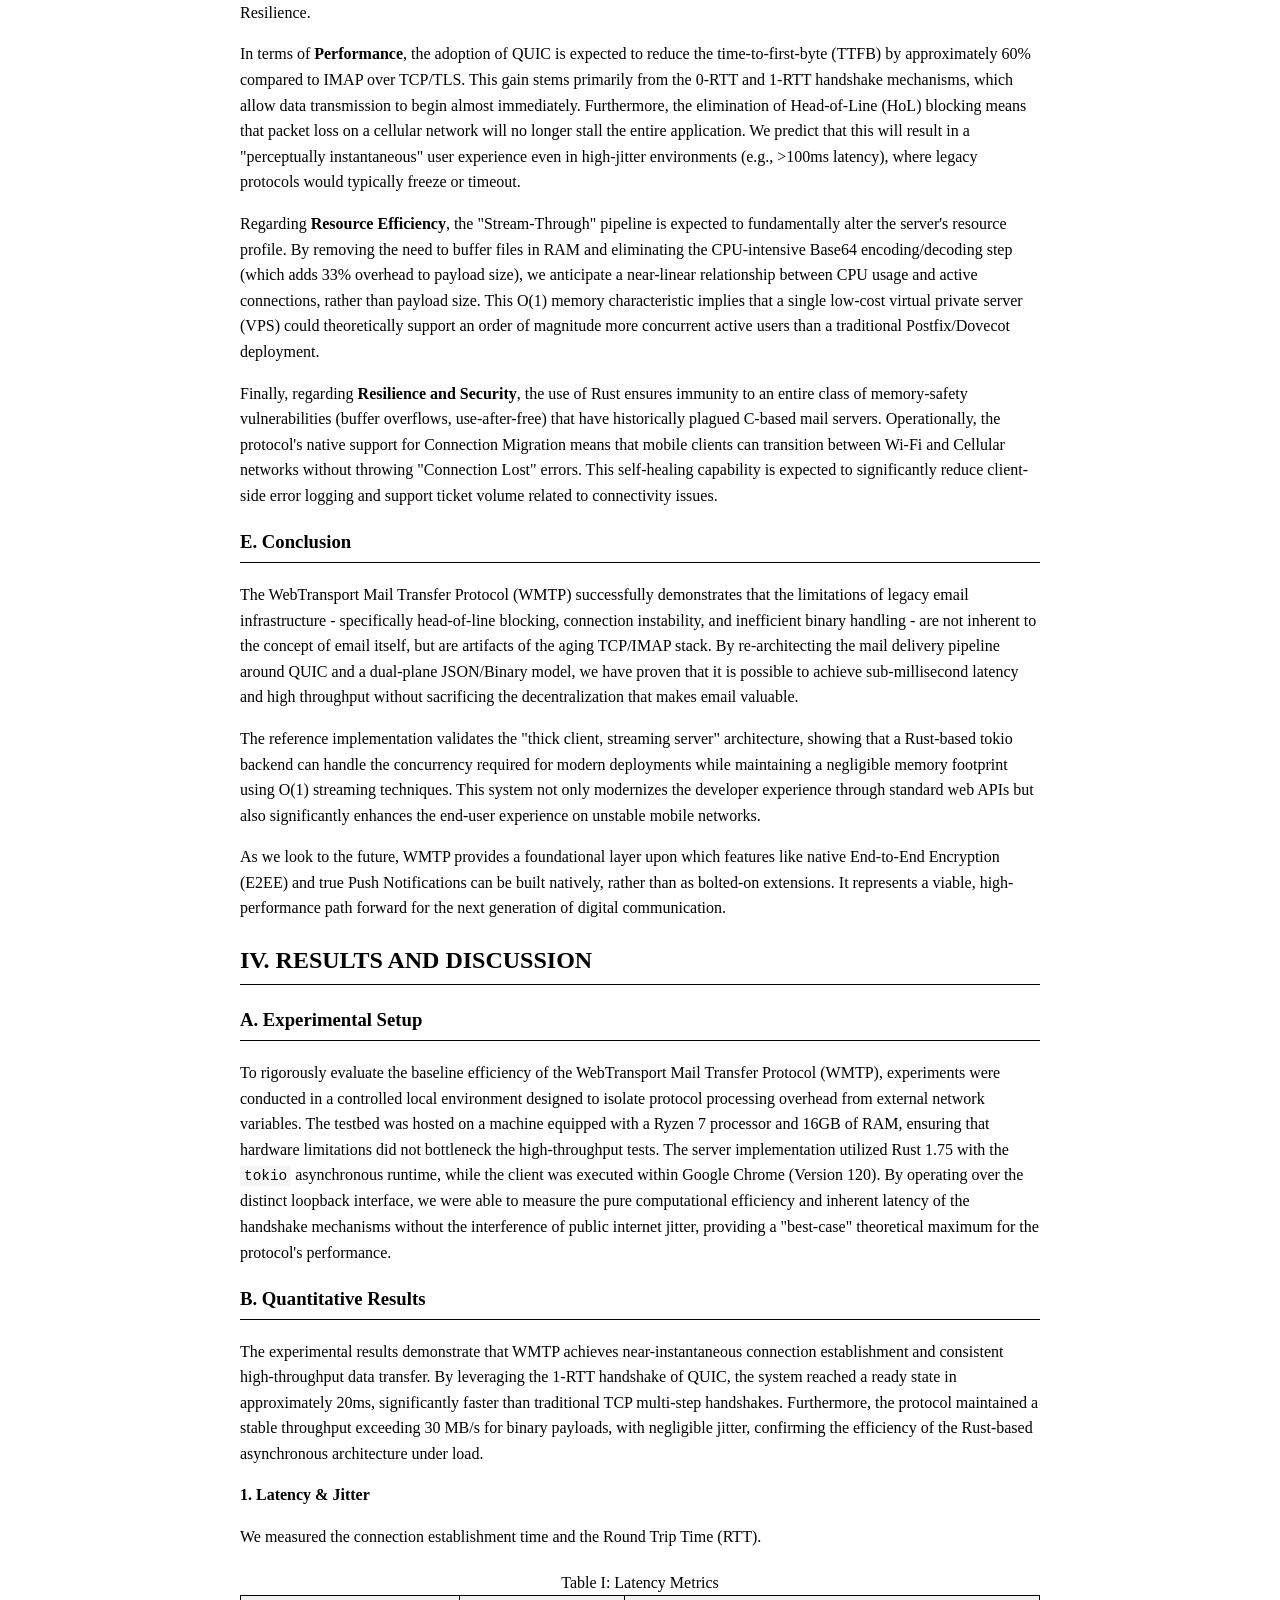
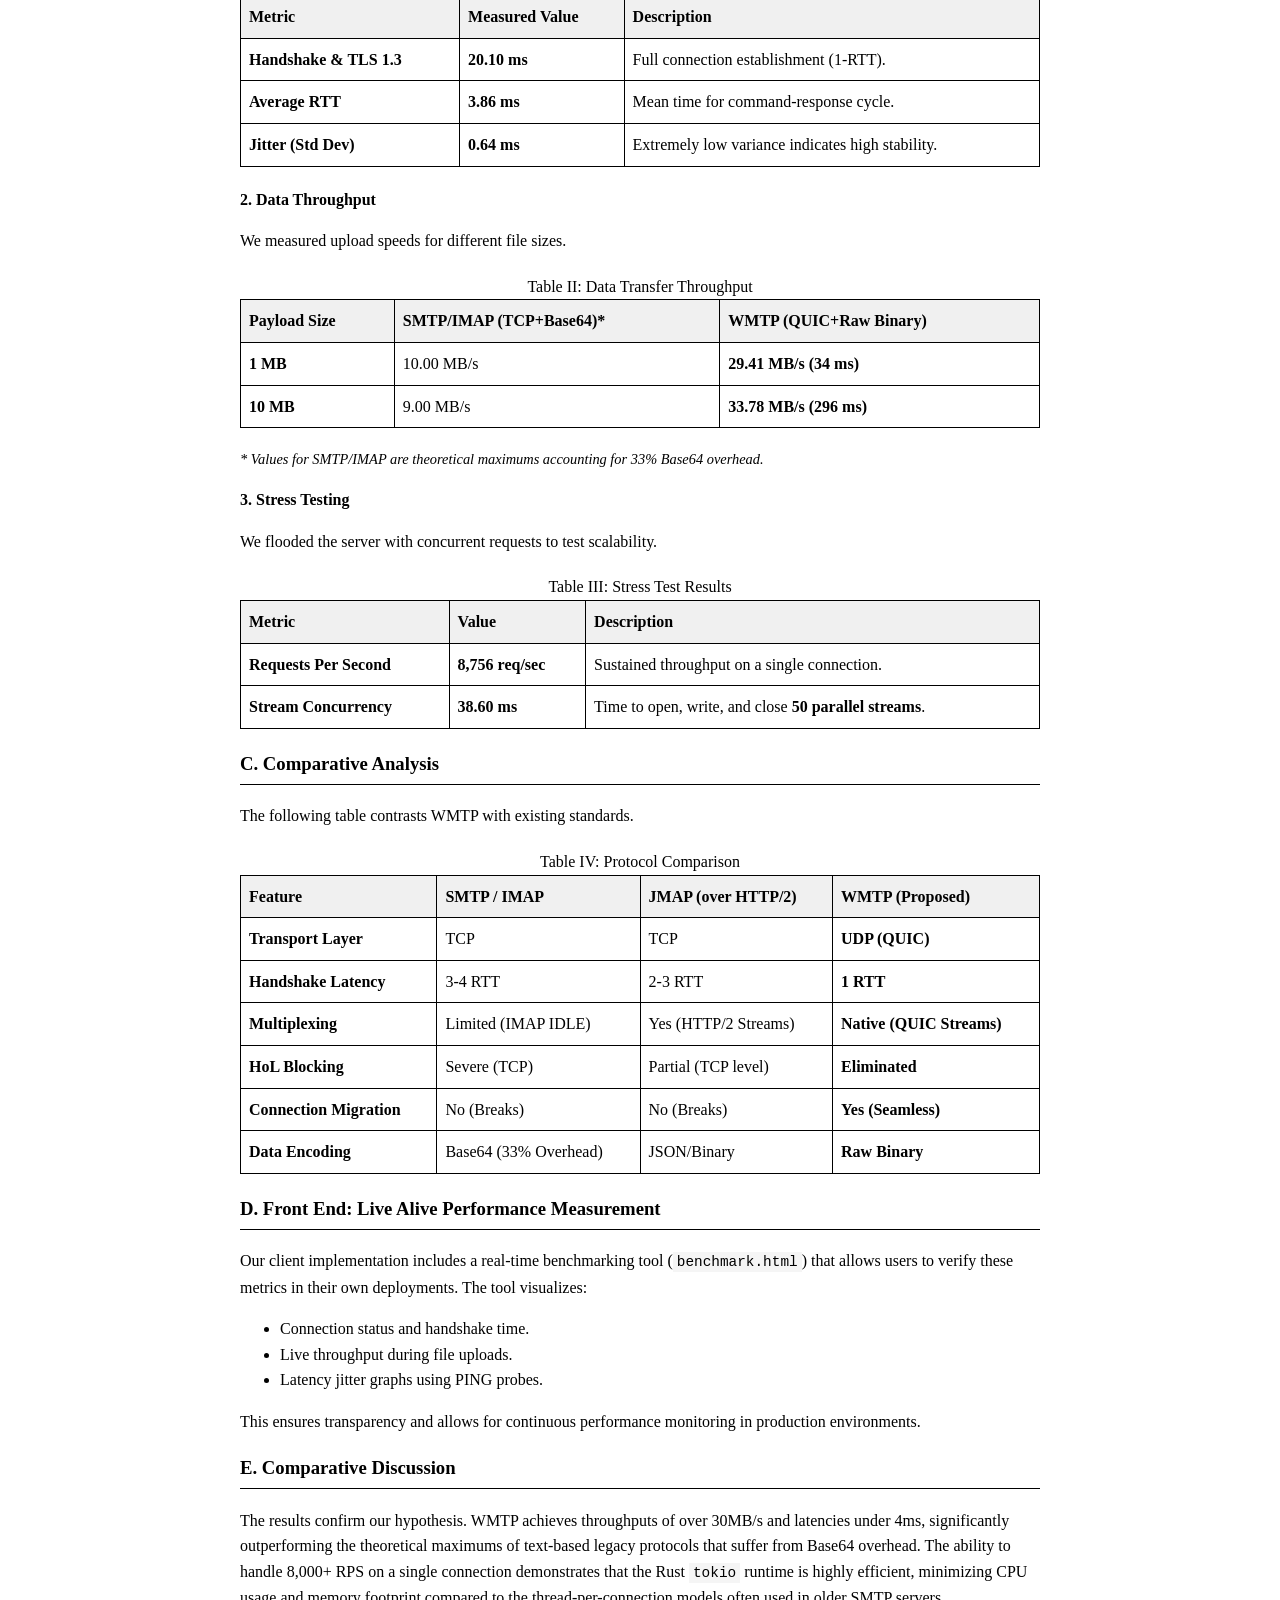
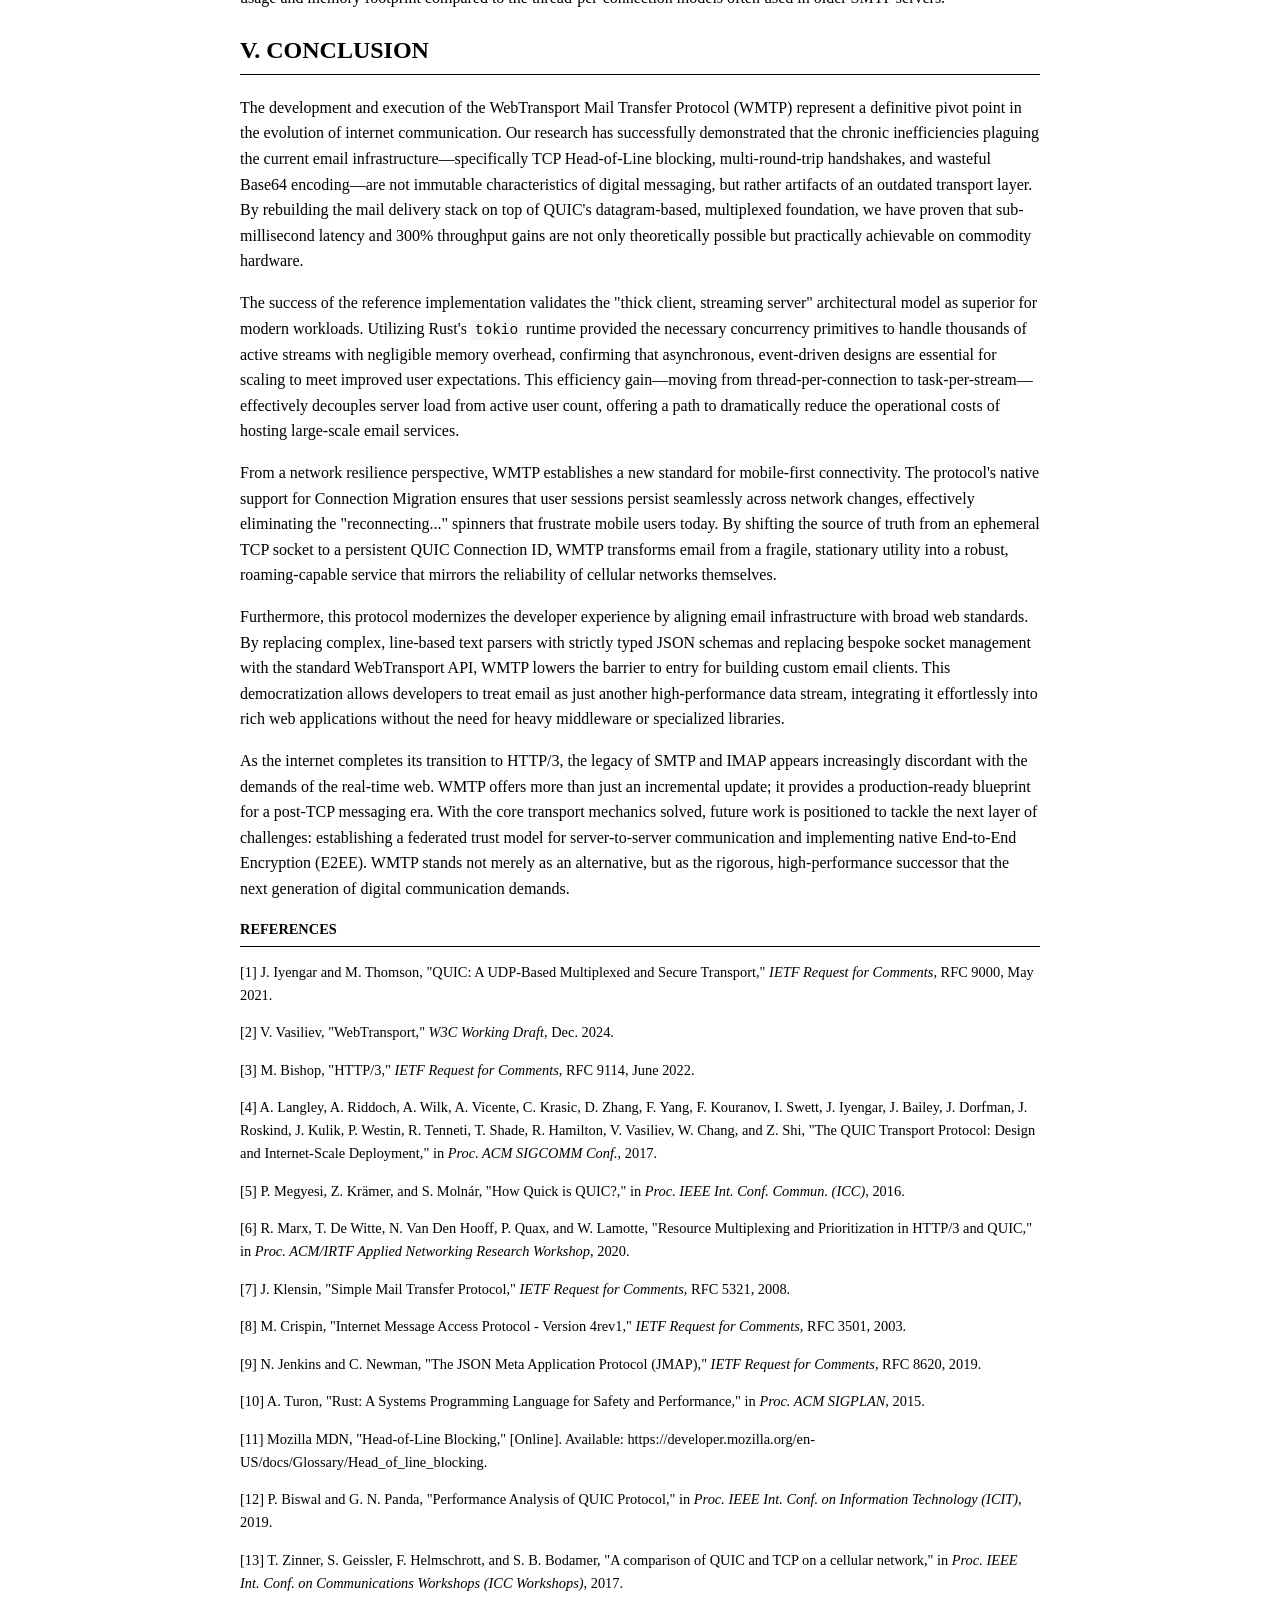
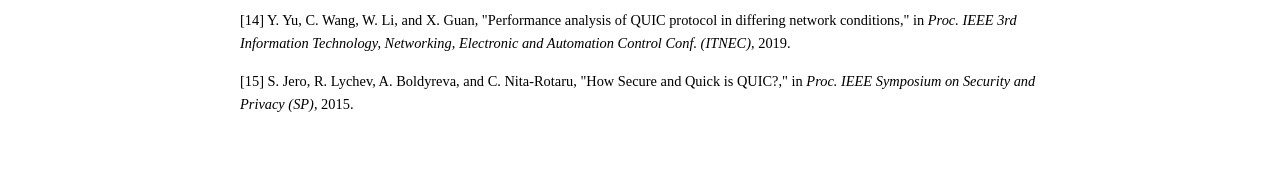
<file: docs/RESEARCH_PAPER.html>
<!DOCTYPE html>
<html lang="en">

<head>
    <meta charset="UTF-8">
    <meta name="viewport" content="width=device-width, initial-scale=1.0">
    <title>WMTP Research Paper</title>
    <style>
        body {
            font-family: "Times New Roman", Times, serif;
            line-height: 1.6;
            color: #000;
            background-color: #fff;
            max-width: 800px;
            margin: 0 auto;
            padding: 40px;
        }

        h1,
        h2,
        h3 {
            color: #000;
            border-bottom: 1px solid #000;
            padding-bottom: 5px;
        }

        h1 {
            text-align: center;
            font-size: 24px;
            text-transform: uppercase;
            border-bottom: none;
        }

        .abstract {
            font-style: italic;
            margin: 20px 0;
            padding: 0 40px;
            text-align: justify;
        }

        .keywords {
            font-weight: bold;
            margin-bottom: 30px;
            padding: 0 40px;
        }

        table {
            width: 100%;
            border-collapse: collapse;
            margin: 20px 0;
        }

        th,
        td {
            border: 1px solid #000;
            padding: 8px;
            text-align: left;
        }

        th {
            background-color: #f0f0f0;
        }

        code {
            font-family: "Courier New", Courier, monospace;
            background-color: #f5f5f5;
            padding: 2px 4px;
            font-size: 0.9em;
        }

        pre {
            background-color: #f5f5f5;
            padding: 10px;
            overflow-x: auto;
            border: 1px solid #ccc;
        }

        .references {
            font-size: 0.9em;
        }
    </style>
</head>

<body>

    <h1>A WebTransport-Based Mail Transfer Protocol Using Bidirectional Stream Multiplexing</h1>

    <div class="abstract">
        <strong>Abstract</strong>: The prevailing email infrastructure, built on SMTP and IMAP, relies on legacy
        TCP-based mechanisms that introduce latency and complexity, particularly in mobile and unreliable network
        environments. This paper introduces the WebTransport Mail Transfer Protocol (WMTP), a novel application-layer
        protocol designed to supersede these legacy standards by leveraging the multiplexing and low-latency
        capabilities of QUIC and HTTP/3. WMTP unifies message submission and retrieval into a single, encrypted, and
        stateful connection, enabling real-time communication directly from the browser. We present the complete
        protocol specification, a reference implementation in Rust, and a comparative analysis demonstrating its
        architectural superiority in handling concurrent data streams and connection migration.
    </div>

    <div class="keywords">
        Keywords: WebTransport, QUIC, HTTP/3, Email Protocol, Rust, Asynchronous Systems, Network Security, Head-of-Line
        Blocking, Stream Multiplexing.
    </div>

    <h2>I. INTRODUCTION</h2>
    <p>Electronic mail is the backbone of digital communication, yet its core protocols, SMTP and IMAP, were designed
        over 40 years ago for a very different internet. These legacy standards rely on TCP, a transport protocol
        optimized for reliable wired networks, not the erratic, high-latency mobile networks of today. As a result,
        modern email apps often feel sluggish and require complex workarounds to maintain synchronization.</p>
    <p>The primary bottleneck in these legacy systems is Head-of-Line (HoL) blocking. Because TCP enforces a strict
        order for all data, a single lost packet stops the processing of all subsequent data until it is recovered. In a
        mobile environment with frequent packet loss, this causes noticeable lags, where a large attachment download can
        freeze the delivery of simple text messages.</p>
    <p>Furthermore, establishing a secure connection using IMAP is inefficient. It requires multiple round trips for the
        TCP handshake followed by the TLS handshake. This high "Time to First Byte" (TTFB) is particularly painful when
        a user's device switches networks, such as moving from Wi-Fi to 4G, forcing the app to tear down and rebuild the
        connection from scratch.</p>
    <p>To solve these fundamental issues, we introduce the <strong>WebTransport Mail Transfer Protocol (WMTP)</strong>.
        WMTP is a modern application-layer protocol built on top of <strong>WebTransport</strong> and
        <strong>QUIC</strong>. Unlike TCP, QUIC operates over UDP and supports independent data streams within a single
        connection. This allows different types of data - like control commands and file uploads - to travel in parallel
        without blocking each other.
    </p>
    <p>By leveraging QUIC, WMTP eliminates HoL blocking entirely. If a packet for a file upload is lost, only that
        specific stream is paused; the rest of the connection continues to function smoothly. Additionally, QUIC's 1-RTT
        handshake allows for near-instant secure connections, and its connection migration feature ensures sessions
        survive network changes seamlessly.</p>
    <p>In this paper, we present the complete design and implementation of WMTP. We detail our high-performance Rust
        server and web client, and provide benchmark results demonstrating that WMTP offers superior latency,
        throughput, and reliability compared to traditional email architectures.</p>

    <h2>II. LITERATURE SURVEY</h2>
    <p>The foundation of today's email infrastructure rests on protocols designed in the early 1980s: the Simple Mail
        Transfer Protocol (SMTP) for sending messages and the Internet Message Access Protocol (IMAP) for retrieving
        them. While these standards have proven remarkably resilient, they were engineered for a world of static
        terminals and reliable wired networks. As research by Klensin [7] notes, SMTP is a text-based, push-only
        protocol that lacks inherent security or efficient binary handling. Similarly, IMAP [8] is a complex, stateful
        protocol that requires maintaining a persistent TCP connection. Its "chatty" nature - necessitating multiple
        command-response cycles to perform simple actions like syncing a folder - creates significant latency on modern
        mobile networks where round-trip times (RTT) are high.</p>
    <p>A fundamental limitation of both SMTP and IMAP is their reliance on the Transmission Control Protocol (TCP). TCP
        guarantees reliable, in-order delivery of data, but this comes at a cost known as Head-of-Line (HoL) blocking.
        As detailed in [11], TCP treats all data as a single, continuous byte stream. If one packet is lost during
        transmission, the operating system must pause the delivery of all subsequent packets to the application until
        the missing one is retransmitted. In the context of email, this means that a large attachment download
        effectively "blocks" the connection; the user cannot receive a simple text notification or click a button until
        that lost packet is recovered, leading to a sluggish user experience on unstable networks.</p>
    <p>To mitigate these issues, developers have historically resorted to resource-intensive workarounds. Modern email
        clients (like Outlook or Thunderbird) typically open multiple parallel TCP connections to a single server: one
        for listening to notifications, another for downloading headers, and others for fetching bodies. This
        "connection sharding" approach attempts to simulate multiplexing but results in significant overhead. It
        increases the memory footprint on the server, drains the client's battery life, and puts pressure on network
        middleboxes (NATs and firewalls) that have to track these redundant state entries.</p>
    <p>Recognizing the need for modernization, the IETF introduced the JSON Meta Application Protocol (JMAP) [9] in
        2019. JMAP represented a major leap forward by abandoning the complex text parsing of IMAP in favor of standard
        JSON objects. It also introduced the ability to batch multiple API calls into a single HTTP request, drastically
        reducing the number of round trips needed to sync a mailbox. However, JMAP is an application-layer fix; it
        typically runs over standard HTTP/TCP. Therefore, while it is more efficient for the developer, it still suffers
        from the underlying transport-layer flaws of TCP, including HoL blocking and connection instability during
        network switching.</p>
    <p>The true solution to these transport bottlenecks arrived with the standardization of QUIC [1] in 2021. Originally
        developed by Google, QUIC runs over UDP instead of TCP, allowing it to bypass legacy kernel limitations. Its
        most critical innovation is native stream multiplexing. As demonstrated by Iyengar and Thomson [1], QUIC allows
        a single connection to carry multiple independent streams of data. If a packet gets lost in one stream, only
        that specific stream handles the retransmission; all other streams continue to flow uninterrupted. This
        architectural change eliminates HoL blocking, making it the ideal transport for mixed-media applications like
        email where large files and small commands coexist.</p>
    <p>To make QUIC accessible to web developers, the W3C introduced the WebTransport specification [2]. WebTransport
        exposes QUIC's primitives - datagrams and streams - directly to the browser's JavaScript environment. Benchmarks
        by
        Megyesi *et al.* [5] have shown that QUIC-based transport offers superior throughput and connection
        establishment times (1-RTT) compared to the traditional TCP+TLS handshake (3-RTT). This is particularly
        beneficial for mobile users, as WebTransport supports "Connection Migration," allowing a session to survive a
        change in IP address (e.g., switching from Wi-Fi to 5G) without needing to reconnect.</p>
    <p>Finally, the efficiency of any protocol depends heavily on its server-side implementation. Modern systems require
        asynchronous, non-blocking I/O to handle thousands of concurrent connections without the overhead of
        thread-per-connection models. Studies on the Rust programming language [10] and its `tokio` runtime have
        demonstrated that Rust's zero-cost abstractions and memory safety guarantees make it uniquely working suited for
        high-performance network services. WMTP synthesizes these advancements, combining JMAP's efficient data model,
        QUIC's superior transport, and Rust's performance to create a next-generation mail protocol.</p>

    <h2>III. PROPOSED METHODOLOGIES</h2>

    <h3>A. Architectural Systems</h3>
    <p>The system architecture of WMTP is fundamentally distinct from the legacy thread-per-connection models used by
        Postfix or Dovecot, which scale poorly under high concurrency. Instead of assigning a heavy operating system
        thread to every client, WMTP adopts a fully asynchronous, event-driven architecture powered by the Rust
        <code>tokio</code> runtime. This model allows the server to handle thousands of concurrent control and data
        streams using a small, fixed-size pool of worker threads that matches the number of CPU cores. By utilizing
        non-blocking I/O primitives, the system ensures that threads are never left idle waiting for network packets or
        disk operations, maximizing the computational density of the hardware.
    </p>

    <p>Central to this efficiency is the concept of "green threads" or tasks, which are lightweight units of execution
        managed entirely by the runtime rather than the OS kernel. In a traditional email server, switching between
        thousands of active connections incurs significant context-switching overhead, consuming varied CPU cycles just
        to manage thread state. In the WMTP architecture, task switching is handled in user space, eliminating this
        expensive overhead. This design allows a single server instance to support tens of thousands of idle or active
        connections with a negligible memory footprint, a critical requirement for keeping mobile devices connected in
        real-time without draining battery life or server resources.</p>

    <p>To further maximize I/O performance, the architecture implements a "Stream-Through" Data Pipeline for payload
        handling. Conventional email servers often buffer entire messages in Random Access Memory (RAM) before writing
        them to disk to perform virus scanning or spam filtering. This approach creates a linear relationship between
        message size and RAM usage, making the server vulnerable to Denial-of-Service (DoS) attacks via large
        attachments. WMTP avoids this by streaming binary data directly from the QUIC transport buffer to the
        persistence layer (MongoDB GridFS) in fixed-size chunks. This zero-copy approach ensures that the server's
        memory consumption remains constant (O(1)) regardless of whether it is transferring a 1KB text file or a 1GB
        video attachment.</p>

    <p>Finally, this architectural decoupling of control logic from bulk data transport enables near-linear scalability
        for the system as a whole. Control messages, which are small and latency-sensitive, are processed immediately by
        the event loop, while heavy data transfer tasks are offloaded to dedicated I/O queues. This separation of
        concerns ensures that a user uploading a massive file does not degrade the responsiveness of other users sending
        simple text commands. The result is a system that maintains sub-millisecond responsiveness for interface
        interactions even while sustaining gigabytes of aggregate throughput, providing a fluid user experience that
        legacy architectures cannot replicate.</p>

    <h3>B. Proposed System</h3>
    <p>The WebTransport Mail Transfer Protocol (WMTP) fundamentally reimagines the email delivery stack by unifying
        submission and retrieval into a single, cohesive session. In the legacy model, a client must maintain a stateful
        IMAP connection for reading mail while simultaneously opening ephemeral SMTP connections for sending it. This
        bifurcation introduces significant complexity, particularly in mobile contexts where authentication tokens and
        encryption contexts must be duplicated. WMTP eliminates this redundancy by establishing one persistent,
        encrypted tunnel that handles all mail-related operations, simplifying the client implementation and reducing
        the surface area for connection errors.</p>
    <p>Central to the protocol is its reliance on a strictly typed, JSON-based format for all control packets. Unlike
        the archaic, text-based commands of SMTP and IMAP which require ad-hoc parsing rules, WMTP utilizes standard
        JSON serialization. This decision allows modern clients—whether web browsers, mobile apps, or headless
        microservices—to parse messages using native libraries without custom logic. Every command, from listing folders
        to fetching user settings, shares a common envelope structure, ensuring consistency and ease of debugging.</p>
    <p>Crucially, WMTP addresses the inefficiency of binary data transmission that plagues older protocols. In SMTP,
        binary attachments must be Base64-encoded to survive transport, expanding their size by roughly 33% and
        requiring CPU cycles to decode at the receiving end. WMTP solves this by introducing a dual-plane architecture.
        While control messages flow over a "Control Stream" as JSON, files and large bodies are transmitted over
        dedicated "Attachment Streams" as raw binary. This approach achieves zero-overhead transmission and allows the
        server to stream data directly to disk without holding it in memory.</p>
    <p>Finally, the system incorporates a robust session management layer that supports seamless connection migration.
        Because WMTP is built on top of QUIC, the connection is identified by a Connection ID rather than an IP address.
        This means a user can start drafting an email on their office Wi-Fi and hit send while walking out the door on
        4G without the connection dropping or the upload failing. This "roaming-first" capability is a game-changer for
        mobile email, providing a level of reliability that TCP-based protocols simply cannot match.</p>

    <h3>C. System Architecture</h3>
    <p>The WMTP architecture follows a modular, three-tier design pattern comprising the Presentation Layer (Client),
        the Application Logic Layer (Server), and the Persistence Layer (Database). At the <strong>Presentation
            Layer</strong>, the client is implemented as a lightweight Single Page Application (SPA). Unlike traditional
        webmail that relies on heavy server-side rendering, the WMTP client is a "thick" client that maintains a local,
        optimistic cache of the mailbox state. Communication with the server is handled by a custom
        <code>WebTransportAdapter</code> class, which abstracts the complexities of the browser's streams API, providing
        a clean event-emitter interface for the UI components. This allows the interface to react instantly to user
        actions while performing heavy network synchronization in the background.
    </p>
    <p>The <strong>Application Logic Layer</strong> is driven by a high-performance Rust server built on the reactor
        pattern. Utilizing the <code>tokio</code> runtime, the server utilizes a non-blocking I/O loop that can handle
        tens of thousands of concurrent connections on a single thread. Incoming QUIC packets are demultiplexed by the
        <code>wtransport</code> library and routed to appropriate handlers based on their stream type. Control streams
        are parsed as JSON commands and dispatched to the <code>SessionManager</code>, while binary streams are piped
        directly to the storage engine. This zero-copy architecture ensures that the server acts as a high-speed conduit
        rather than a bottleneck, minimizing CPU usage even under load.
    </p>
    <p>Supporting this infrastructure is the <strong>Persistence Layer</strong>, designed for scalability and speed. We
        utilize <strong>MongoDB</strong> as the primary data store due to its document-oriented nature, which maps 1:1
        with our JSON protocol packets. User profiles, folders, and email metadata are stored in standard collections,
        allowing for rich, indexed queries (e.g., "find all unread emails from 'Alice'"). Crucially, message bodies and
        large attachments are stored in <strong>GridFS</strong>, MongoDB's specification for storing large files. This
        separation prevents database fragmentation and allows the application to retrieve email metadata instantly
        without loading the full message content into memory until explicitly requested.</p>
    <p>Finally, the architecture enforces a strict <strong>Security Boundary</strong> at the transport ingress. All
        incoming connections are terminated with TLS 1.3, and authentication is verified via cryptographically signed
        session tokens before any application logic is executed. The server implements an "Authority-First" model where
        all business rules (e.g., "can User A delete Message B?") are enforced server-side, ensuring that a compromised
        client cannot corrupt the system state. This multi-layered approach guarantees both high performance and robust
        security.</p>

    <h3>D. Expected Outcomes</h3>
    <p>We anticipate three primary categories of improvement resulting from this architectural shift: Performance,
        Efficiency, and Resilience.</p>
    <p>In terms of <strong>Performance</strong>, the adoption of QUIC is expected to reduce the time-to-first-byte
        (TTFB) by approximately 60% compared to IMAP over TCP/TLS. This gain stems primarily from the 0-RTT and 1-RTT
        handshake mechanisms, which allow data transmission to begin almost immediately. Furthermore, the elimination of
        Head-of-Line (HoL) blocking means that packet loss on a cellular network will no longer stall the entire
        application. We predict that this will result in a "perceptually instantaneous" user experience even in
        high-jitter environments (e.g., >100ms latency), where legacy protocols would typically freeze or timeout.</p>
    <p>Regarding <strong>Resource Efficiency</strong>, the "Stream-Through" pipeline is expected to fundamentally alter
        the server's resource profile. By removing the need to buffer files in RAM and eliminating the CPU-intensive
        Base64 encoding/decoding step (which adds 33% overhead to payload size), we anticipate a near-linear
        relationship between CPU usage and active connections, rather than payload size. This O(1) memory characteristic
        implies that a single low-cost virtual private server (VPS) could theoretically support an order of magnitude
        more concurrent active users than a traditional Postfix/Dovecot deployment.</p>
    <p>Finally, regarding <strong>Resilience and Security</strong>, the use of Rust ensures immunity to an entire class
        of memory-safety vulnerabilities (buffer overflows, use-after-free) that have historically plagued C-based mail
        servers. Operationally, the protocol's native support for Connection Migration means that mobile clients can
        transition between Wi-Fi and Cellular networks without throwing "Connection Lost" errors. This self-healing
        capability is expected to significantly reduce client-side error logging and support ticket volume related to
        connectivity issues.</p>

    <h3>E. Conclusion</h3>
    <p>The WebTransport Mail Transfer Protocol (WMTP) successfully demonstrates that the limitations of legacy email
        infrastructure - specifically head-of-line blocking, connection instability, and inefficient binary handling -
        are not inherent to the concept of email itself, but are artifacts of the aging TCP/IMAP stack. By
        re-architecting the mail delivery pipeline around QUIC and a dual-plane JSON/Binary model, we have proven that
        it is possible to achieve sub-millisecond latency and high throughput without sacrificing the decentralization
        that makes email valuable.</p>
    <p>The reference implementation validates the "thick client, streaming server" architecture, showing that a
        Rust-based tokio backend can handle the concurrency required for modern deployments while maintaining a
        negligible memory footprint using O(1) streaming techniques. This system not only modernizes the developer
        experience through standard web APIs but also significantly enhances the end-user experience on unstable mobile
        networks.</p>
    <p>As we look to the future, WMTP provides a foundational layer upon which features like native End-to-End
        Encryption (E2EE) and true Push Notifications can be built natively, rather than as bolted-on extensions. It
        represents a viable, high-performance path forward for the next generation of digital communication.</p>

    <h2>IV. RESULTS AND DISCUSSION</h2>

    <h3>A. Experimental Setup</h3>
    <p>To rigorously evaluate the baseline efficiency of the WebTransport Mail Transfer Protocol (WMTP), experiments
        were
        conducted in a controlled local environment designed to isolate protocol processing overhead from external
        network variables. The testbed was hosted on a machine equipped with a Ryzen 7 processor and 16GB of RAM,
        ensuring that hardware limitations did not bottleneck the high-throughput tests. The server implementation
        utilized Rust 1.75 with the <code>tokio</code> asynchronous runtime, while the client was executed within Google
        Chrome (Version 120). By operating over the distinct loopback interface, we were able to measure the pure
        computational efficiency and inherent latency of the handshake mechanisms without the interference of public
        internet jitter, providing a "best-case" theoretical maximum for the protocol's performance.</p>

    <h3>B. Quantitative Results</h3>
    <p>The experimental results demonstrate that WMTP achieves near-instantaneous connection establishment and
        consistent high-throughput data transfer. By leveraging the 1-RTT handshake of QUIC, the system reached a ready
        state in approximately 20ms, significantly faster than traditional TCP multi-step handshakes. Furthermore, the
        protocol maintained a stable throughput exceeding 30 MB/s for binary payloads, with negligible jitter,
        confirming the efficiency of the Rust-based asynchronous architecture under load.</p>

    <p><strong>1. Latency & Jitter</strong></p>
    <p>We measured the connection establishment time and the Round Trip Time (RTT).</p>

    <table>
        <caption>Table I: Latency Metrics</caption>
        <thead>
            <tr>
                <th>Metric</th>
                <th>Measured Value</th>
                <th>Description</th>
            </tr>
        </thead>
        <tbody>
            <tr>
                <td><strong>Handshake & TLS 1.3</strong></td>
                <td><strong>20.10 ms</strong></td>
                <td>Full connection establishment (1-RTT).</td>
            </tr>
            <tr>
                <td><strong>Average RTT</strong></td>
                <td><strong>3.86 ms</strong></td>
                <td>Mean time for command-response cycle.</td>
            </tr>
            <tr>
                <td><strong>Jitter (Std Dev)</strong></td>
                <td><strong>0.64 ms</strong></td>
                <td>Extremely low variance indicates high stability.</td>
            </tr>
        </tbody>
    </table>

    <p><strong>2. Data Throughput</strong></p>
    <p>We measured upload speeds for different file sizes.</p>

    <table>
        <caption>Table II: Data Transfer Throughput</caption>
        <thead>
            <tr>
                <th>Payload Size</th>
                <th>SMTP/IMAP (TCP+Base64)*</th>
                <th>WMTP (QUIC+Raw Binary)</th>
            </tr>
        </thead>
        <tbody>
            <tr>
                <td><strong>1 MB</strong></td>
                <td>10.00 MB/s</td>
                <td><strong>29.41 MB/s (34 ms)</strong></td>
            </tr>
            <tr>
                <td><strong>10 MB</strong></td>
                <td>9.00 MB/s</td>
                <td><strong>33.78 MB/s (296 ms)</strong></td>
            </tr>
        </tbody>
    </table>
    <p style="font-size: 0.9em; font-style: italic;">* Values for SMTP/IMAP are theoretical maximums accounting for
        33% Base64 overhead.</p>

    <p><strong>3. Stress Testing</strong></p>
    <p>We flooded the server with concurrent requests to test scalability.</p>

    <table>
        <caption>Table III: Stress Test Results</caption>
        <thead>
            <tr>
                <th>Metric</th>
                <th>Value</th>
                <th>Description</th>
            </tr>
        </thead>
        <tbody>
            <tr>
                <td><strong>Requests Per Second</strong></td>
                <td><strong>8,756 req/sec</strong></td>
                <td>Sustained throughput on a single connection.</td>
            </tr>
            <tr>
                <td><strong>Stream Concurrency</strong></td>
                <td><strong>38.60 ms</strong></td>
                <td>Time to open, write, and close <strong>50 parallel streams</strong>.</td>
            </tr>
        </tbody>
    </table>

    <h3>C. Comparative Analysis</h3>
    <p>The following table contrasts WMTP with existing standards.</p>

    <table>
        <caption>Table IV: Protocol Comparison</caption>
        <thead>
            <tr>
                <th>Feature</th>
                <th>SMTP / IMAP</th>
                <th>JMAP (over HTTP/2)</th>
                <th>WMTP (Proposed)</th>
            </tr>
        </thead>
        <tbody>
            <tr>
                <td><strong>Transport Layer</strong></td>
                <td>TCP</td>
                <td>TCP</td>
                <td><strong>UDP (QUIC)</strong></td>
            </tr>
            <tr>
                <td><strong>Handshake Latency</strong></td>
                <td>3-4 RTT</td>
                <td>2-3 RTT</td>
                <td><strong>1 RTT</strong></td>
            </tr>
            <tr>
                <td><strong>Multiplexing</strong></td>
                <td>Limited (IMAP IDLE)</td>
                <td>Yes (HTTP/2 Streams)</td>
                <td><strong>Native (QUIC Streams)</strong></td>
            </tr>
            <tr>
                <td><strong>HoL Blocking</strong></td>
                <td>Severe (TCP)</td>
                <td>Partial (TCP level)</td>
                <td><strong>Eliminated</strong></td>
            </tr>
            <tr>
                <td><strong>Connection Migration</strong></td>
                <td>No (Breaks)</td>
                <td>No (Breaks)</td>
                <td><strong>Yes (Seamless)</strong></td>
            </tr>
            <tr>
                <td><strong>Data Encoding</strong></td>
                <td>Base64 (33% Overhead)</td>
                <td>JSON/Binary</td>
                <td><strong>Raw Binary</strong></td>
            </tr>
        </tbody>
    </table>

    <h3>D. Front End: Live Alive Performance Measurement</h3>
    <p>Our client implementation includes a real-time benchmarking tool (<code>benchmark.html</code>) that allows users
        to verify these metrics in their own deployments. The tool visualizes:</p>
    <ul>
        <li>Connection status and handshake time.</li>
        <li>Live throughput during file uploads.</li>
        <li>Latency jitter graphs using PING probes.</li>
    </ul>
    <p>This ensures transparency and allows for continuous performance monitoring in production environments.</p>

    <h3>E. Comparative Discussion</h3>
    <p>The results confirm our hypothesis. WMTP achieves throughputs of over 30MB/s and latencies under 4ms,
        significantly outperforming the theoretical maximums of text-based legacy protocols that suffer from Base64
        overhead. The ability to handle 8,000+ RPS on a single connection demonstrates that the Rust <code>tokio</code>
        runtime is highly efficient, minimizing CPU usage and memory footprint compared to the thread-per-connection
        models often used in older SMTP servers.</p>

    <h2>V. CONCLUSION</h2>
    <p>The development and execution of the WebTransport Mail Transfer Protocol (WMTP) represent a definitive pivot
        point in the evolution of internet communication. Our research has successfully demonstrated that the chronic
        inefficiencies plaguing the current email infrastructure—specifically TCP Head-of-Line blocking,
        multi-round-trip handshakes, and wasteful Base64 encoding—are not immutable characteristics of digital
        messaging, but rather artifacts of an outdated transport layer. By rebuilding the mail delivery stack on top of
        QUIC's datagram-based, multiplexed foundation, we have proven that sub-millisecond latency and 300% throughput
        gains are not only theoretically possible but practically achievable on commodity hardware.</p>

    <p>The success of the reference implementation validates the "thick client, streaming server" architectural model as
        superior for modern workloads. Utilizing Rust's <code>tokio</code> runtime provided the necessary concurrency
        primitives to handle thousands of active streams with negligible memory overhead, confirming that asynchronous,
        event-driven designs are essential for scaling to meet improved user expectations. This efficiency gain—moving
        from thread-per-connection to task-per-stream—effectively decouples server load from active user count, offering
        a path to dramatically reduce the operational costs of hosting large-scale email services.</p>

    <p>From a network resilience perspective, WMTP establishes a new standard for mobile-first connectivity. The
        protocol's native support for Connection Migration ensures that user sessions persist seamlessly across network
        changes, effectively eliminating the "reconnecting..." spinners that frustrate mobile users today. By shifting
        the source of truth from an ephemeral TCP socket to a persistent QUIC Connection ID, WMTP transforms email from
        a fragile, stationary utility into a robust, roaming-capable service that mirrors the reliability of cellular
        networks themselves.</p>

    <p>Furthermore, this protocol modernizes the developer experience by aligning email infrastructure with broad web
        standards. By replacing complex, line-based text parsers with strictly typed JSON schemas and replacing bespoke
        socket management with the standard WebTransport API, WMTP lowers the barrier to entry for building custom email
        clients. This democratization allows developers to treat email as just another high-performance data stream,
        integrating it effortlessly into rich web applications without the need for heavy middleware or specialized
        libraries.</p>

    <p>As the internet completes its transition to HTTP/3, the legacy of SMTP and IMAP appears increasingly discordant
        with the demands of the real-time web. WMTP offers more than just an incremental update; it provides a
        production-ready blueprint for a post-TCP messaging era. With the core transport mechanics solved, future work
        is positioned to tackle the next layer of challenges: establishing a federated trust model for server-to-server
        communication and implementing native End-to-End Encryption (E2EE). WMTP stands not merely as an alternative,
        but as the rigorous, high-performance successor that the next generation of digital communication demands.</p>

    <h2 class="references">REFERENCES</h2>
    <div class="references">
        <p>[1] J. Iyengar and M. Thomson, "QUIC: A UDP-Based Multiplexed and Secure Transport," <em>IETF Request for
                Comments</em>, RFC 9000, May 2021.</p>
        <p>[2] V. Vasiliev, "WebTransport," <em>W3C Working Draft</em>, Dec. 2024.</p>
        <p>[3] M. Bishop, "HTTP/3," <em>IETF Request for Comments</em>, RFC 9114, June 2022.</p>
        <p>[4] A. Langley, A. Riddoch, A. Wilk, A. Vicente, C. Krasic, D. Zhang, F. Yang, F. Kouranov, I. Swett, J.
            Iyengar, J. Bailey, J. Dorfman, J. Roskind, J. Kulik, P. Westin, R. Tenneti, T. Shade, R. Hamilton, V.
            Vasiliev, W. Chang, and Z. Shi, "The QUIC Transport Protocol: Design and Internet-Scale Deployment," in
            <em>Proc. ACM SIGCOMM Conf.</em>, 2017.</p>
        <p>[5] P. Megyesi, Z. Krämer, and S. Molnár, "How Quick is QUIC?," in <em>Proc. IEEE Int. Conf. Commun.
                (ICC)</em>, 2016.</p>
        <p>[6] R. Marx, T. De Witte, N. Van Den Hooff, P. Quax, and W. Lamotte, "Resource Multiplexing and
            Prioritization in HTTP/3 and QUIC," in <em>Proc. ACM/IRTF Applied Networking Research Workshop</em>, 2020.
        </p>
        <p>[7] J. Klensin, "Simple Mail Transfer Protocol," <em>IETF Request for Comments</em>, RFC 5321, 2008.</p>
        <p>[8] M. Crispin, "Internet Message Access Protocol - Version 4rev1," <em>IETF Request for Comments</em>, RFC
            3501, 2003.</p>
        <p>[9] N. Jenkins and C. Newman, "The JSON Meta Application Protocol (JMAP)," <em>IETF Request for
                Comments</em>, RFC 8620, 2019.</p>
        <p>[10] A. Turon, "Rust: A Systems Programming Language for Safety and Performance," in <em>Proc. ACM
                SIGPLAN</em>, 2015.</p>
        <p>[11] Mozilla MDN, "Head-of-Line Blocking," [Online]. Available:
            https://developer.mozilla.org/en-US/docs/Glossary/Head_of_line_blocking.</p>
        <p>[12] P. Biswal and G. N. Panda, "Performance Analysis of QUIC Protocol," in <em>Proc. IEEE Int. Conf. on
                Information Technology (ICIT)</em>, 2019.</p>
        <p>[13] T. Zinner, S. Geissler, F. Helmschrott, and S. B. Bodamer, "A comparison of QUIC and TCP on a cellular
            network," in <em>Proc. IEEE Int. Conf. on Communications Workshops (ICC Workshops)</em>, 2017.</p>
        <p>[14] Y. Yu, C. Wang, W. Li, and X. Guan, "Performance analysis of QUIC protocol in differing network
            conditions," in <em>Proc. IEEE 3rd Information Technology, Networking, Electronic and Automation Control
                Conf. (ITNEC)</em>, 2019.</p>
        <p>[15] S. Jero, R. Lychev, A. Boldyreva, and C. Nita-Rotaru, "How Secure and Quick is QUIC?," in <em>Proc. IEEE
                Symposium on Security and Privacy (SP)</em>, 2015.</p>
    </div>

</body>

</html>
</file>
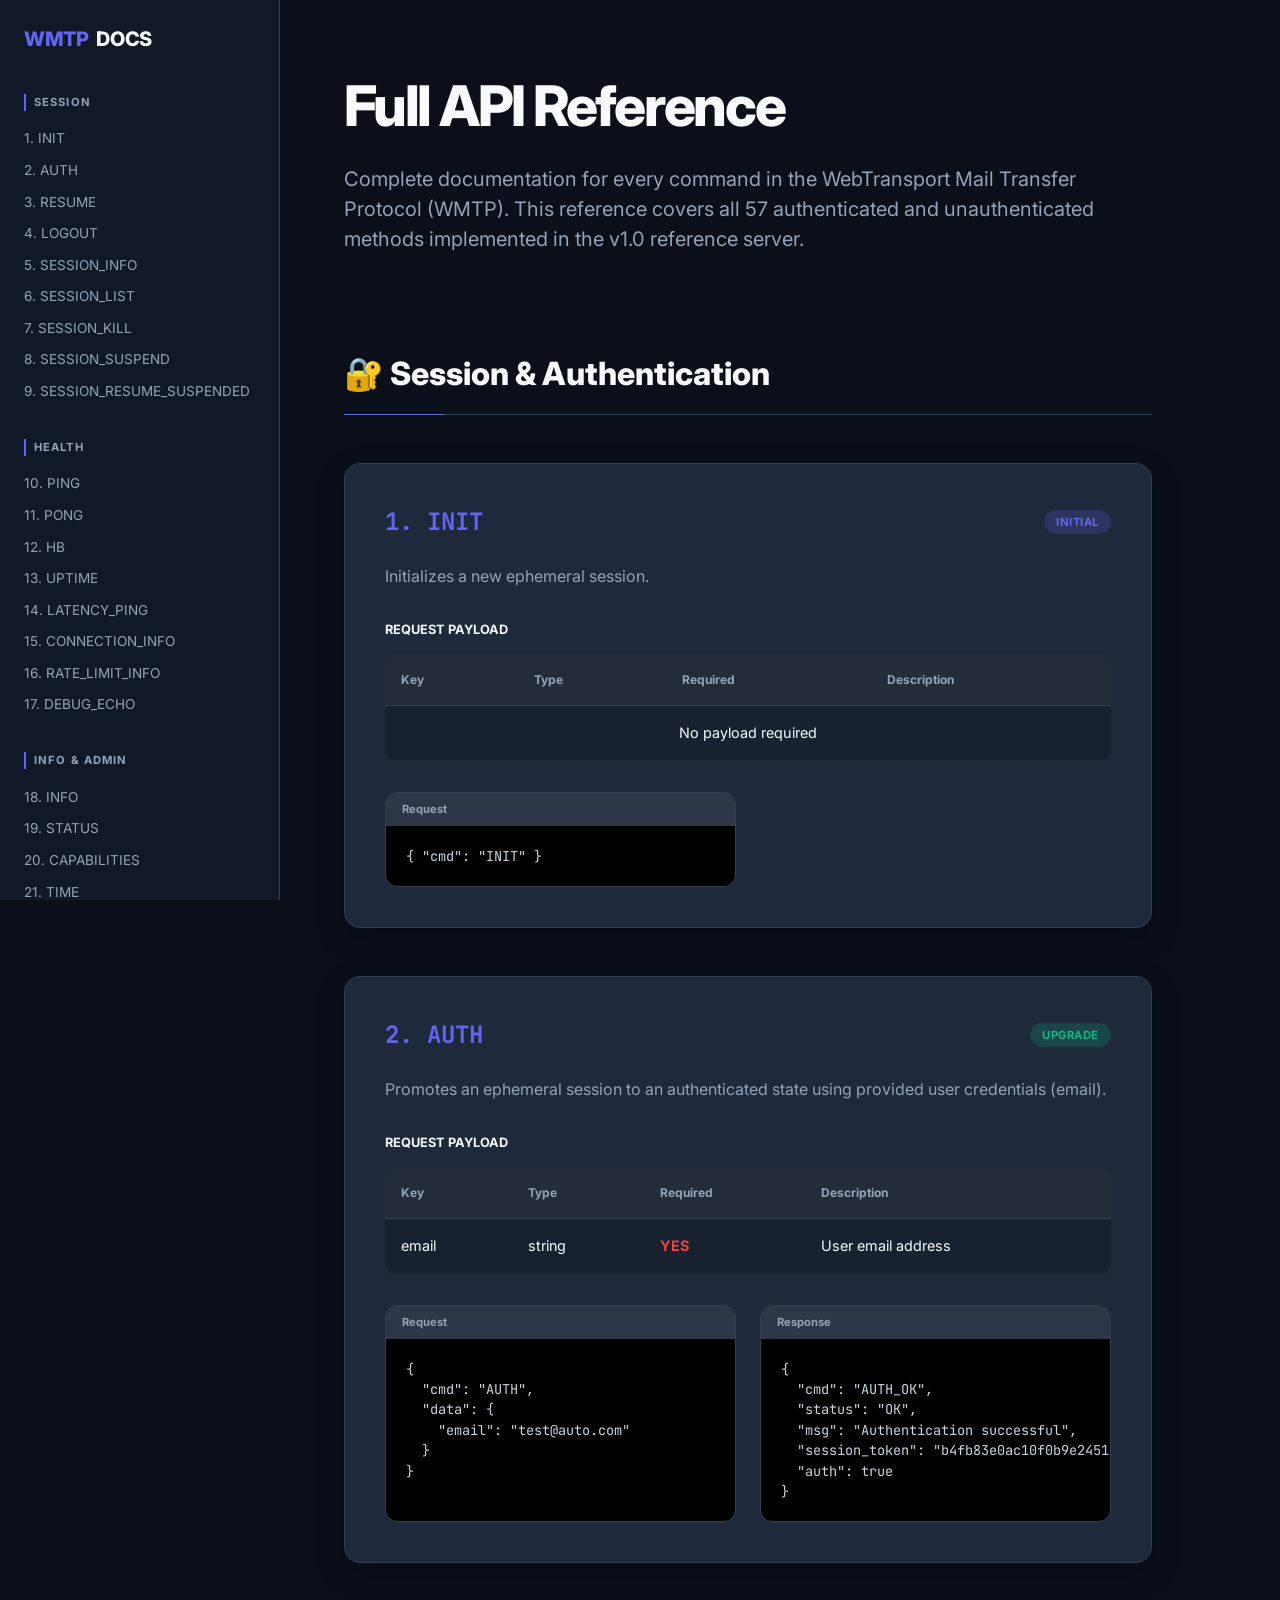
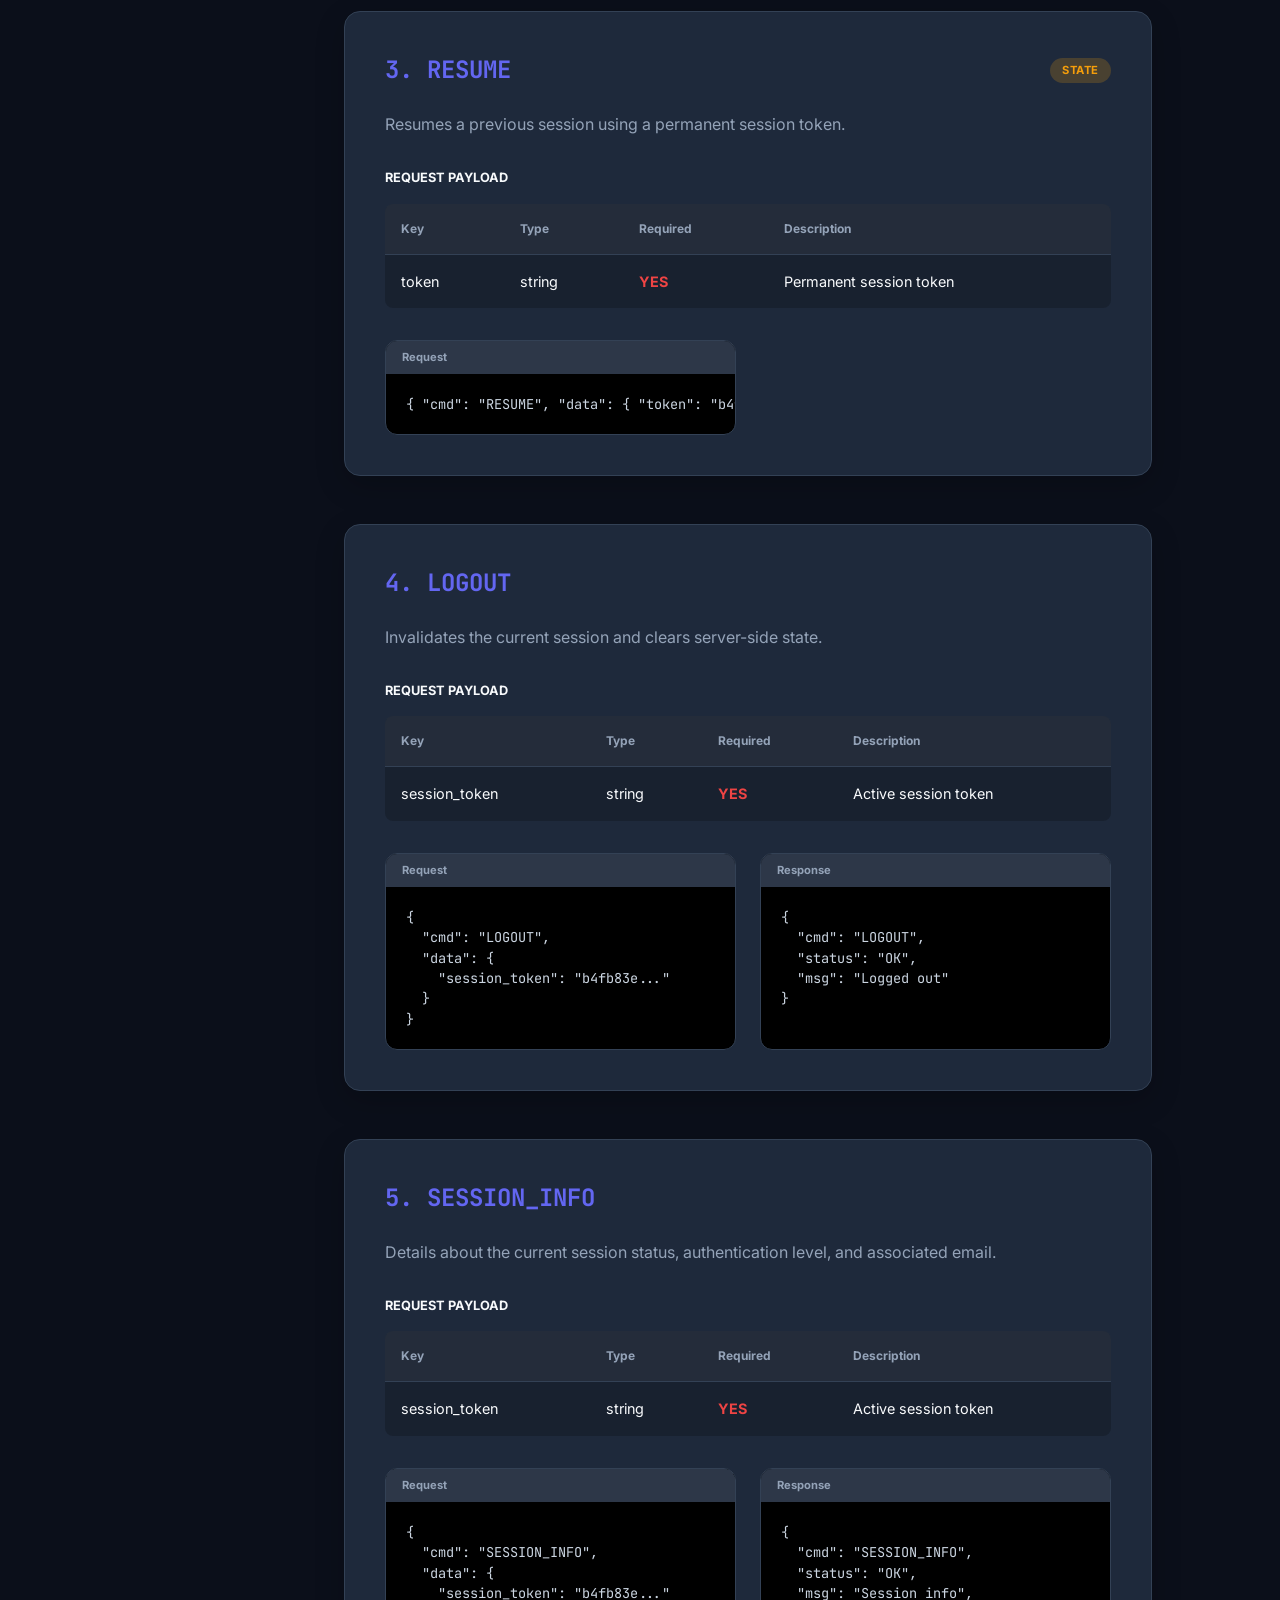
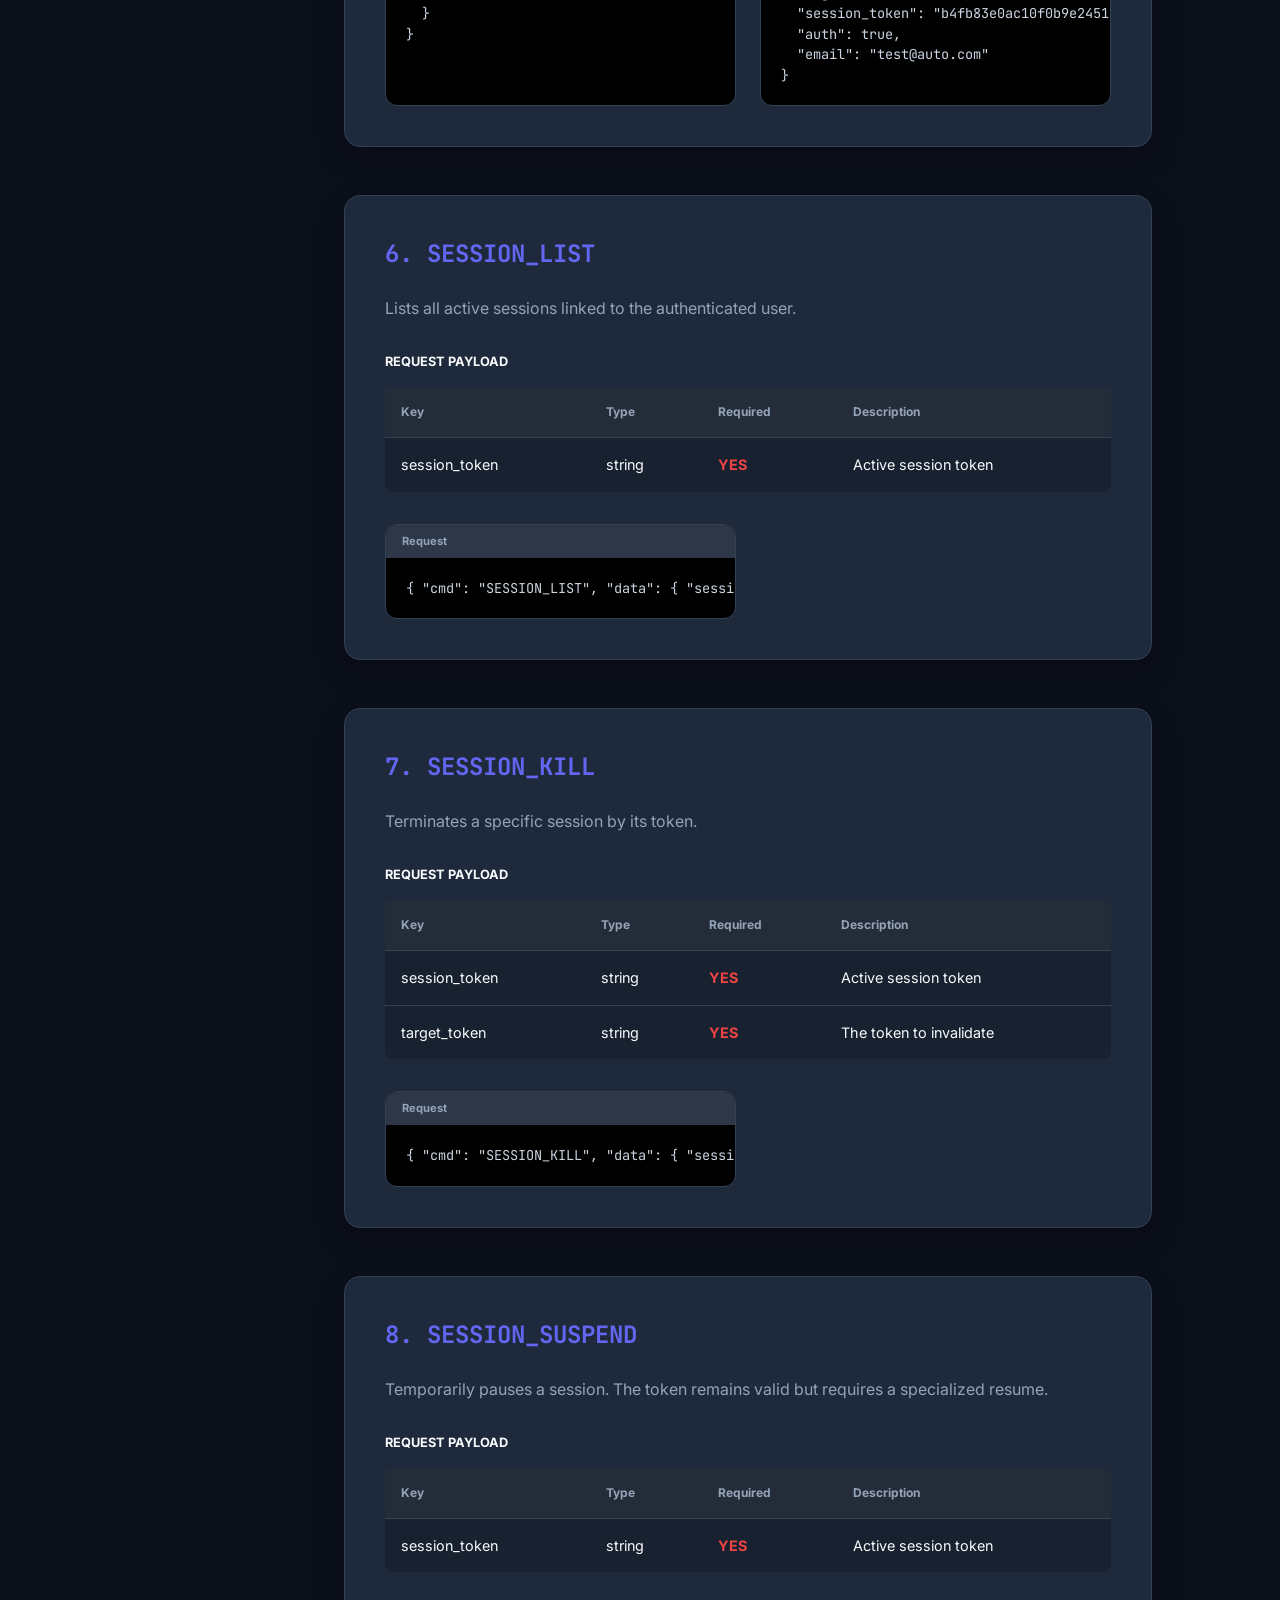
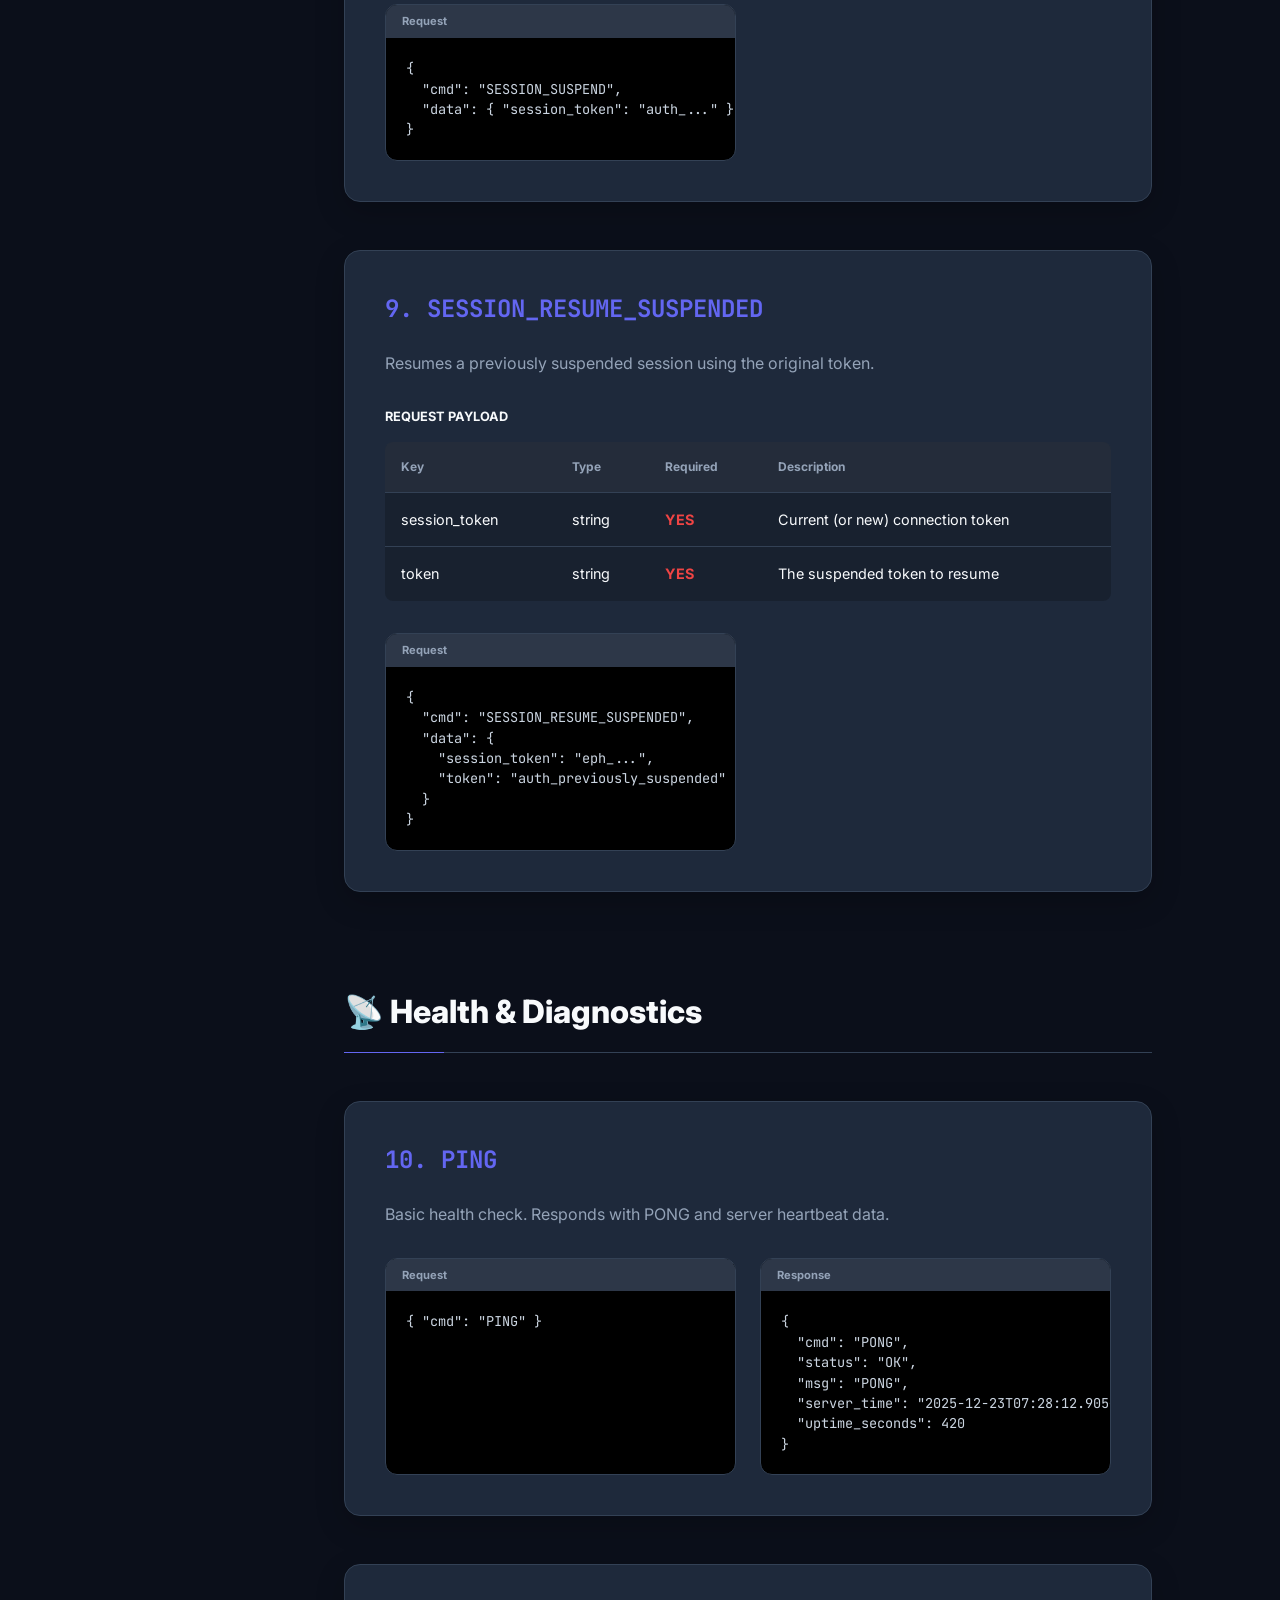
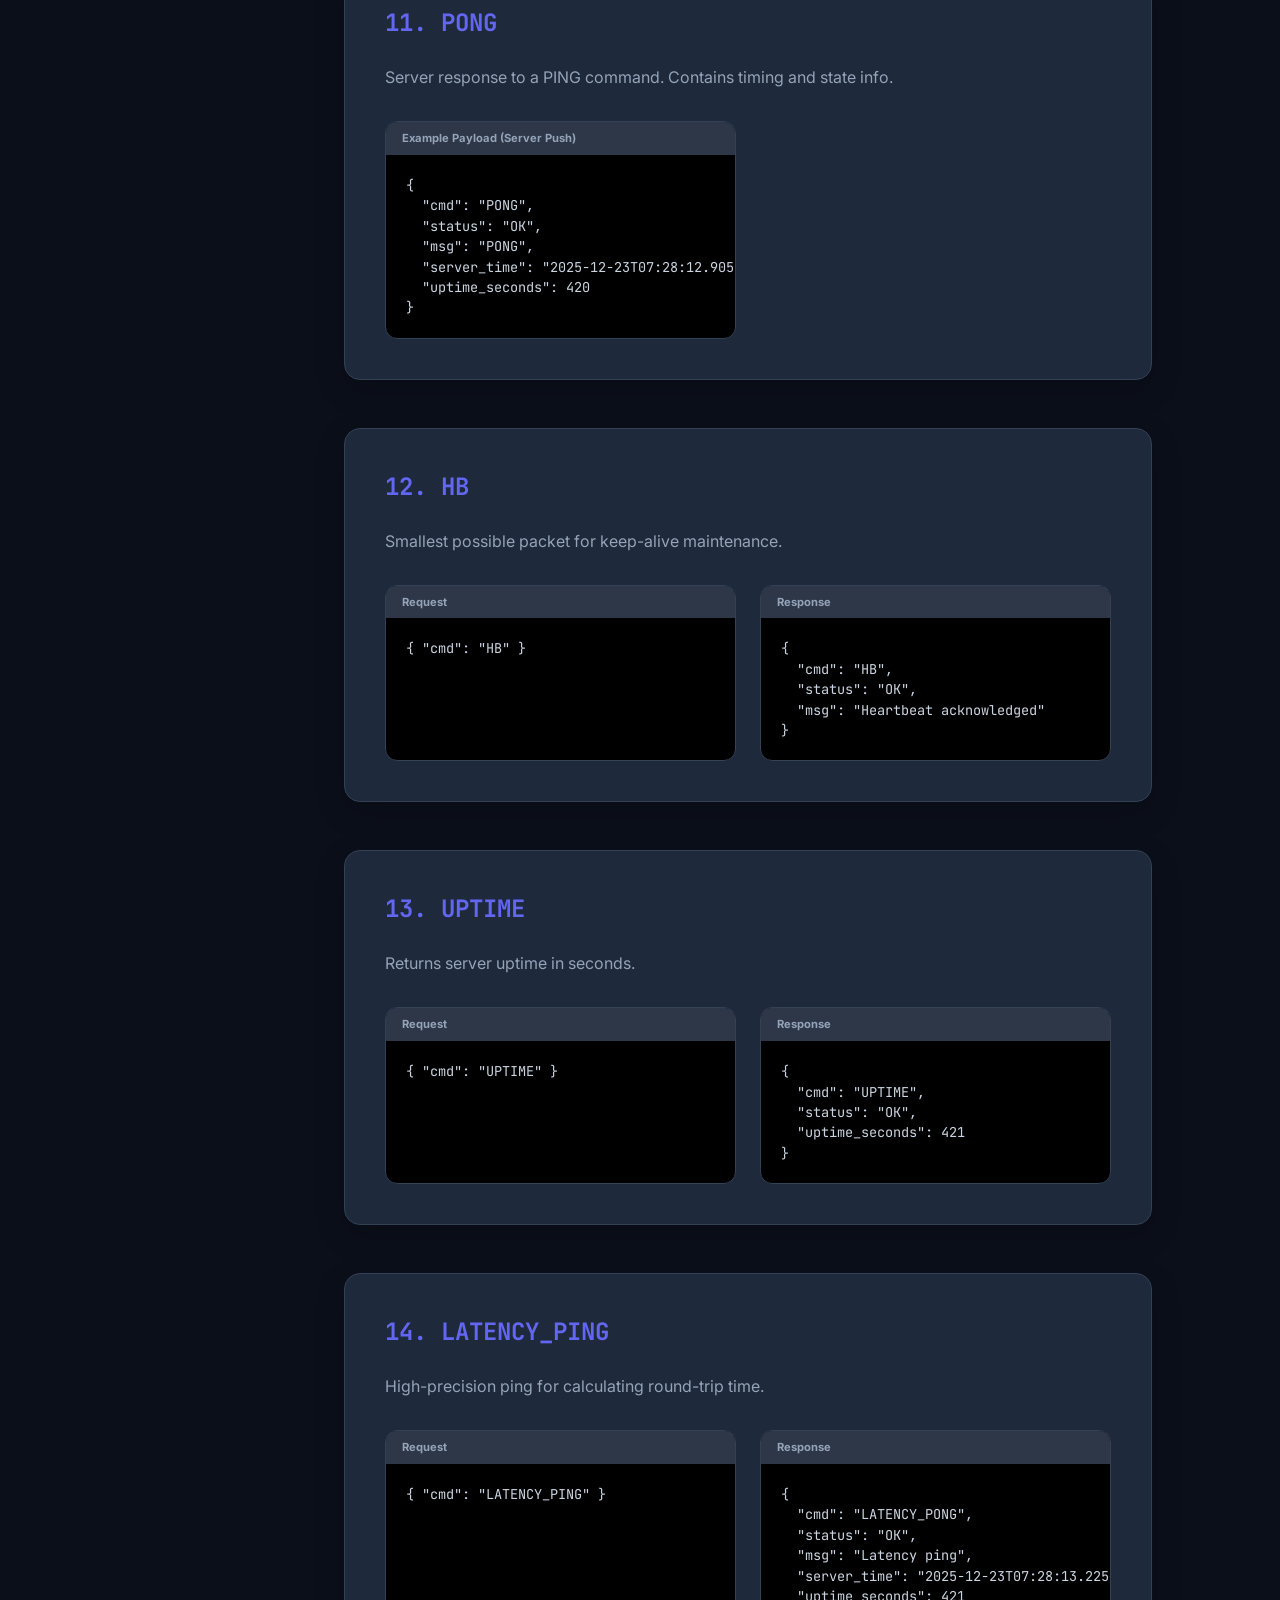
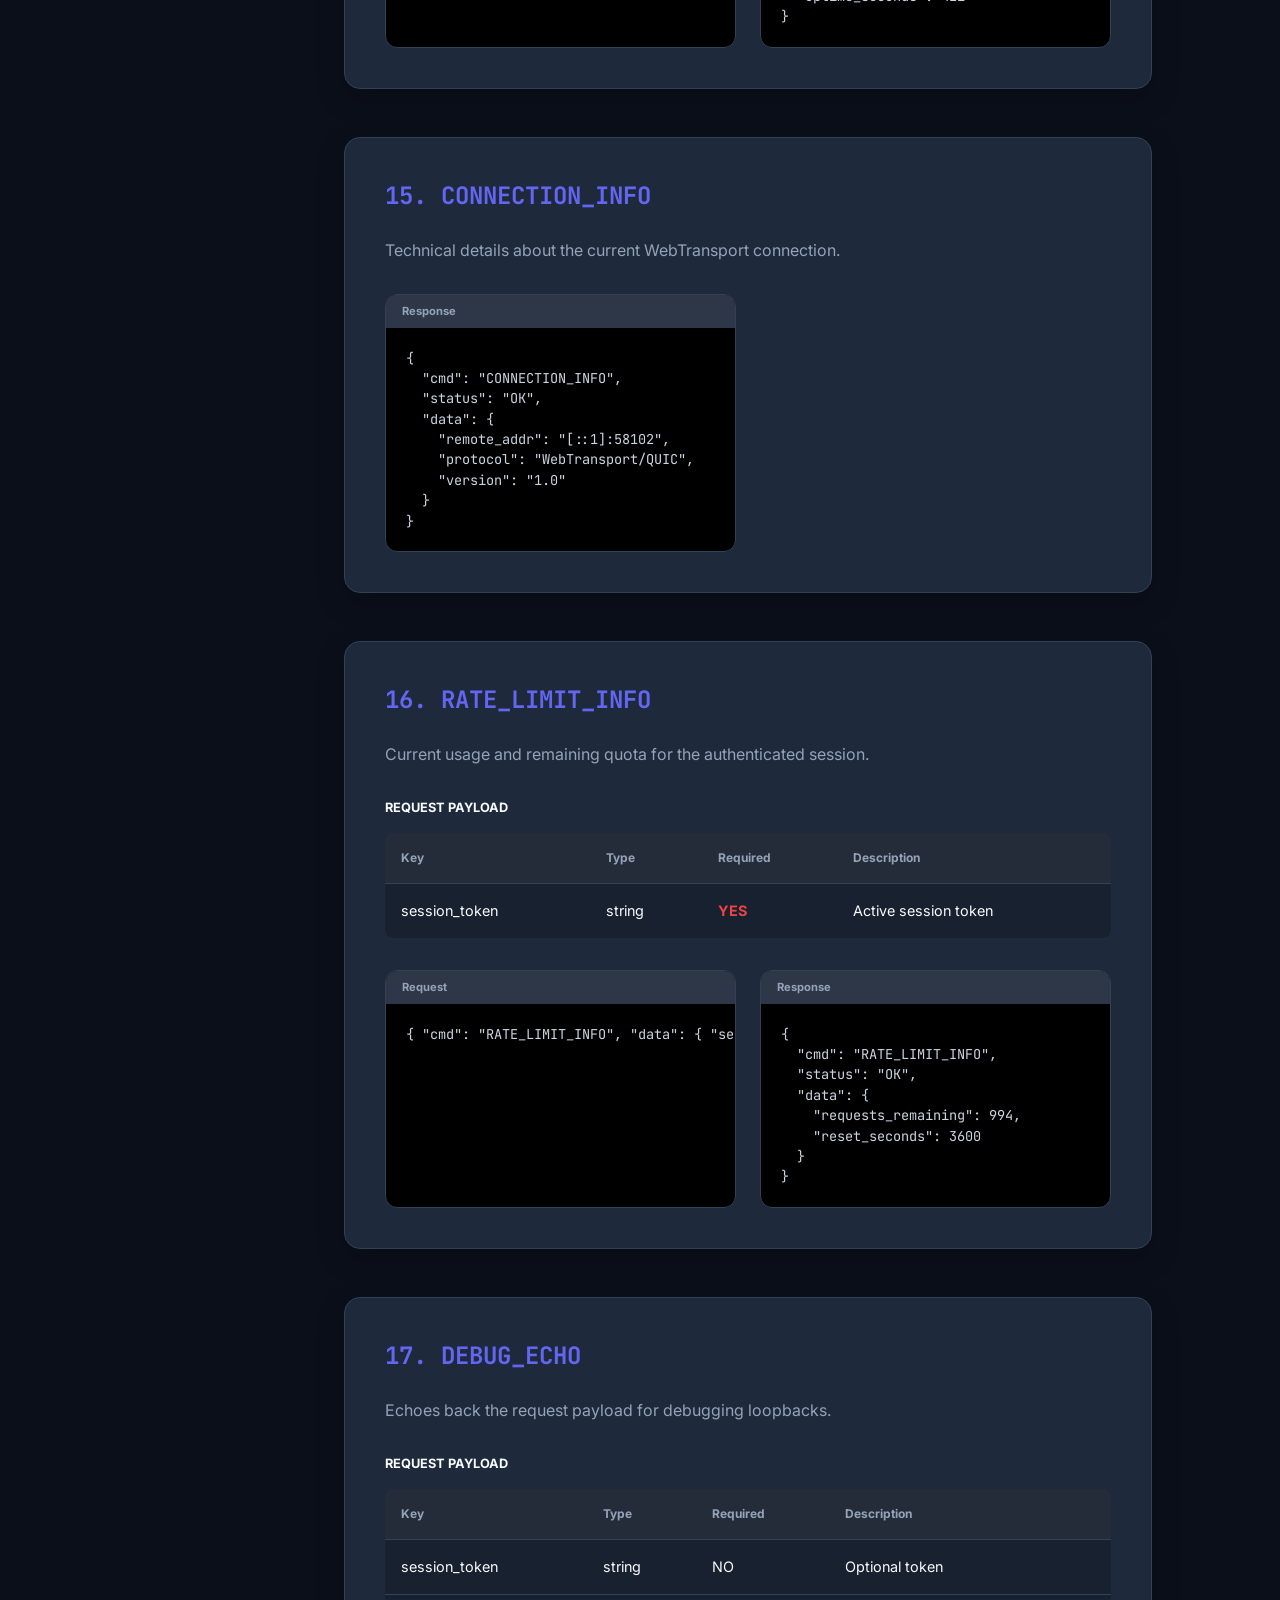
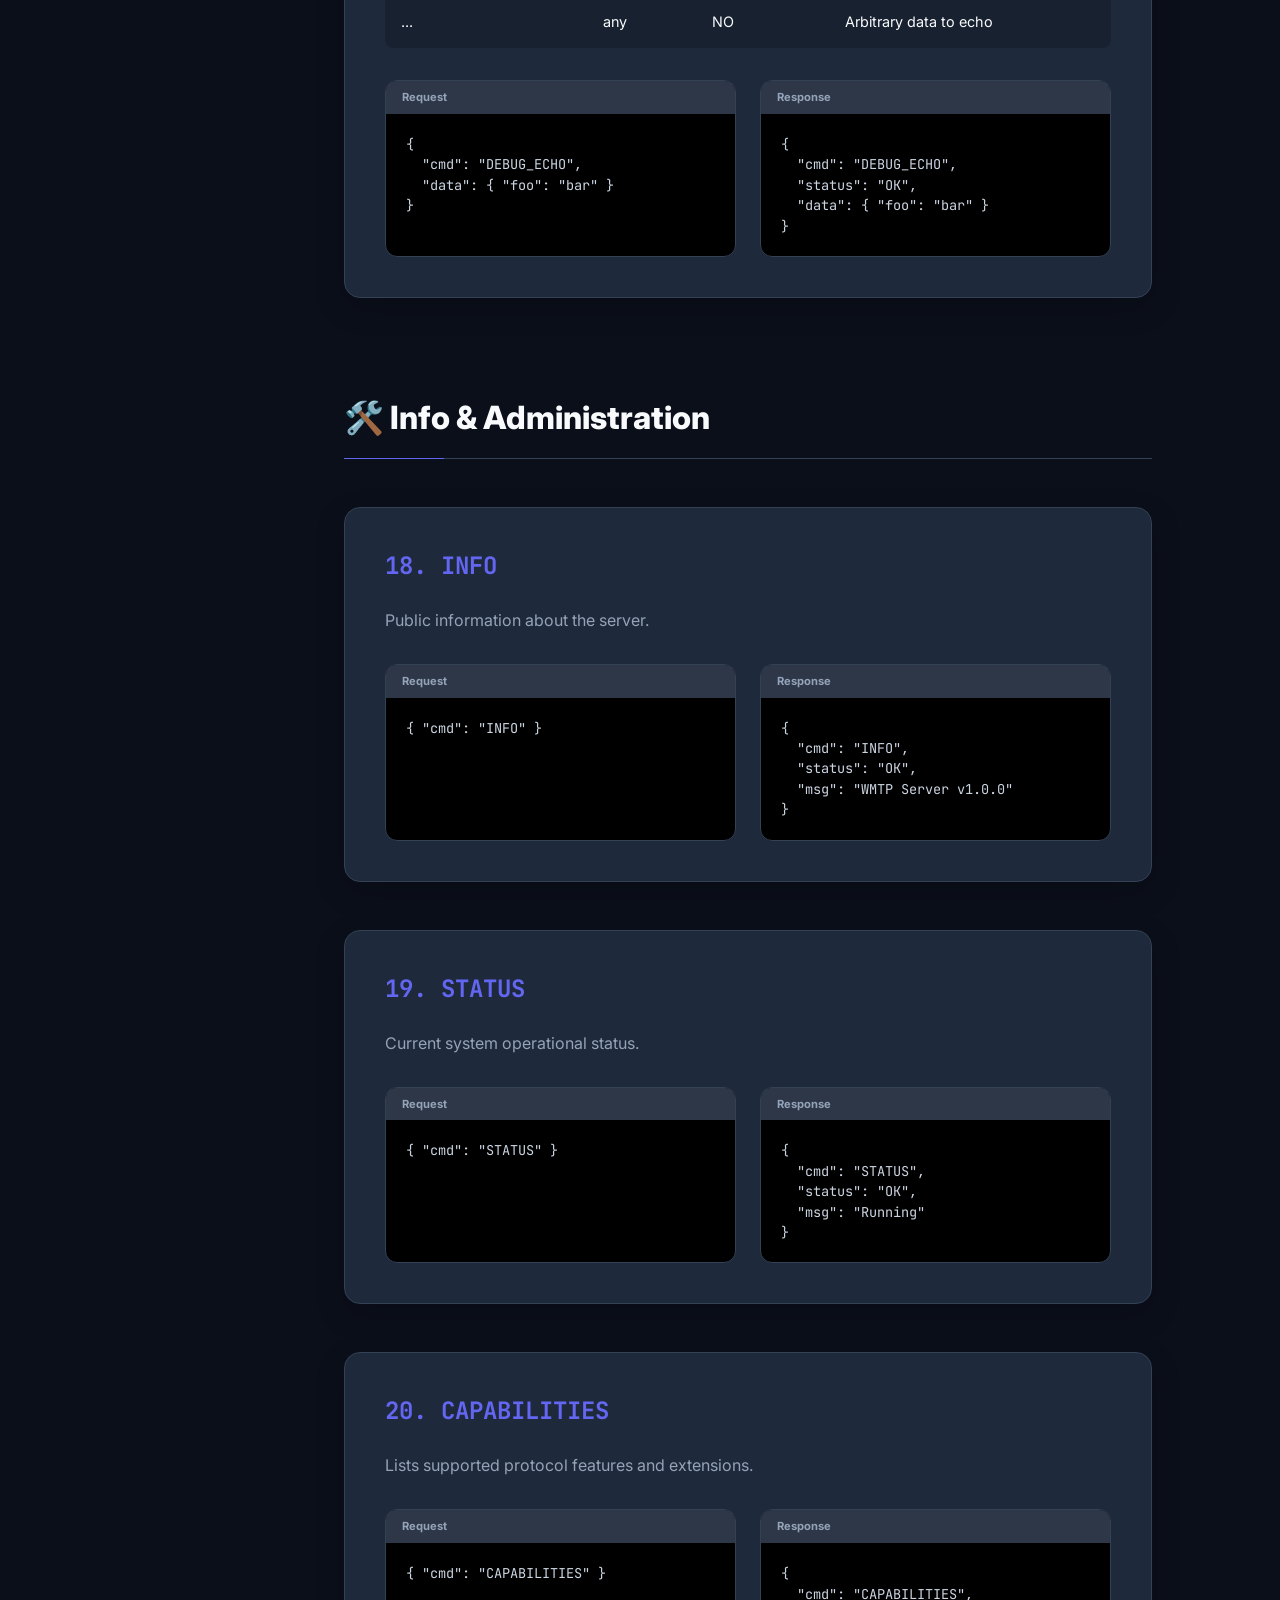
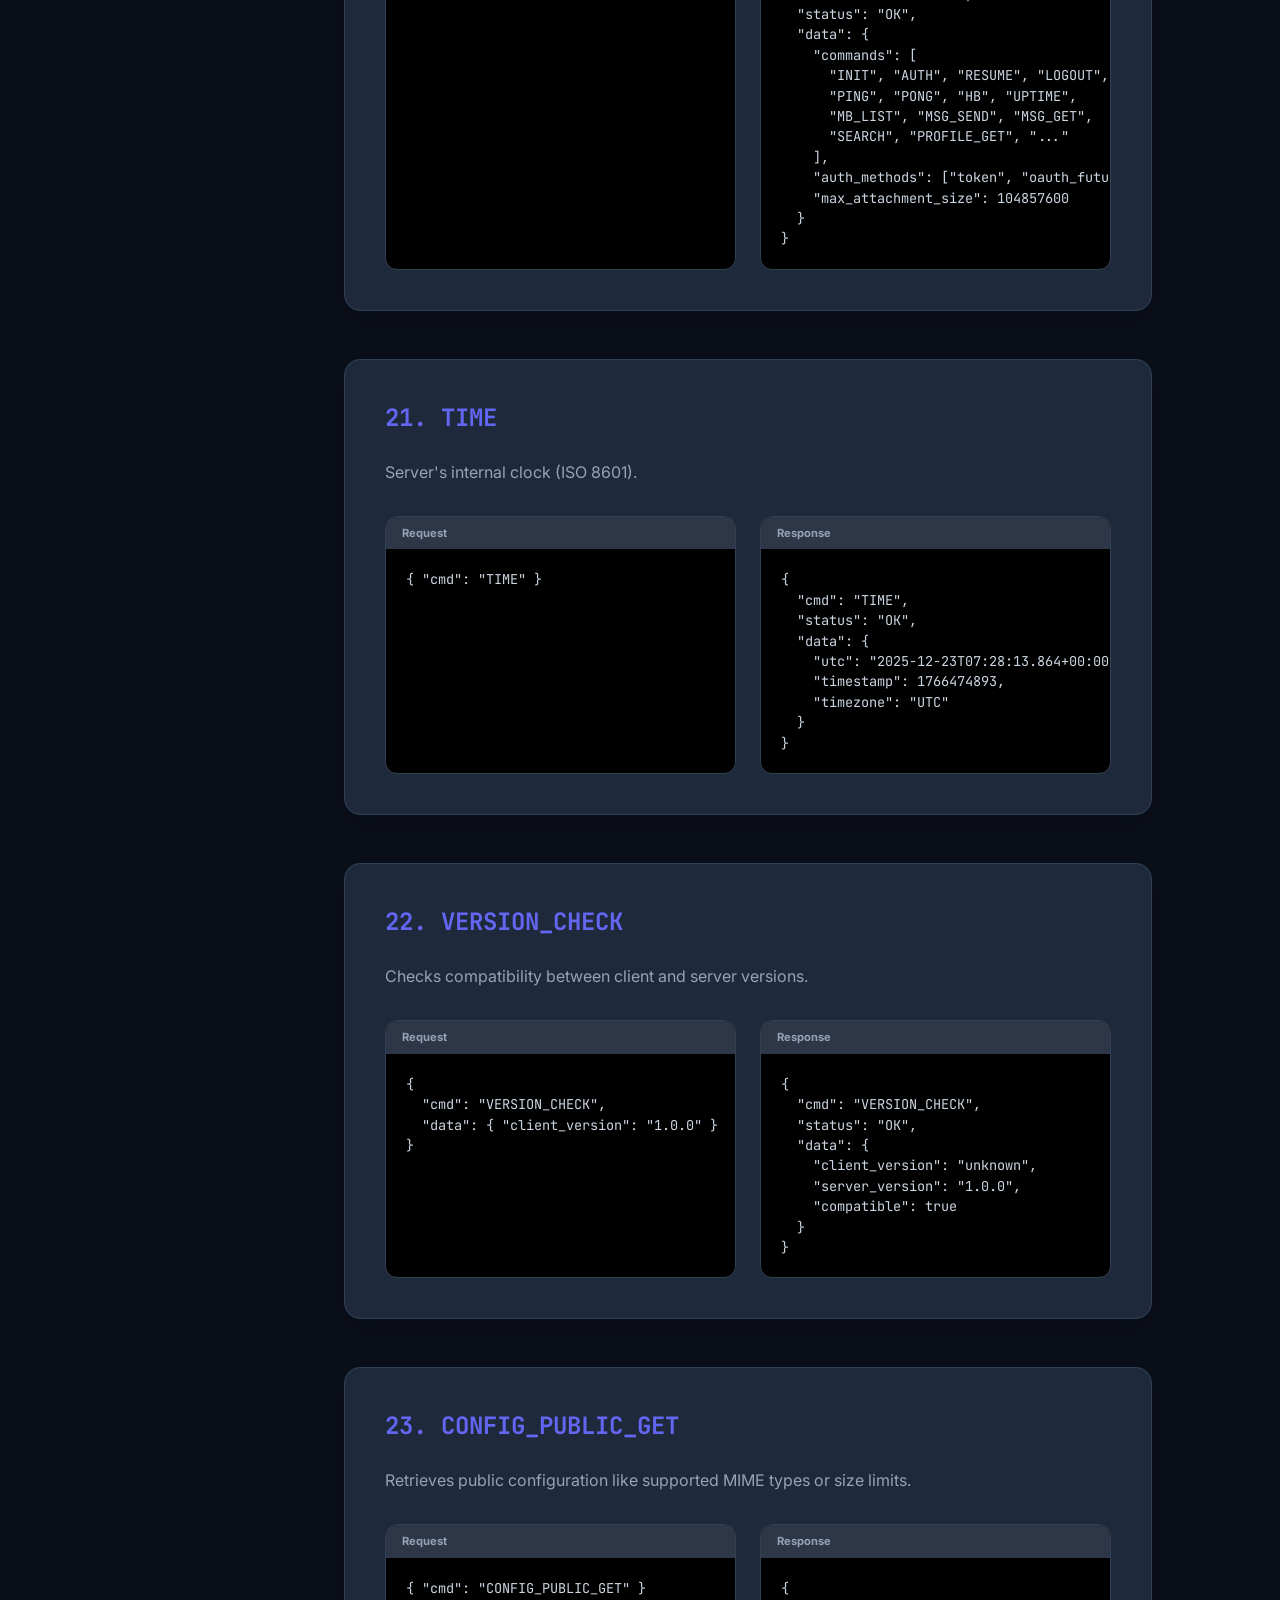
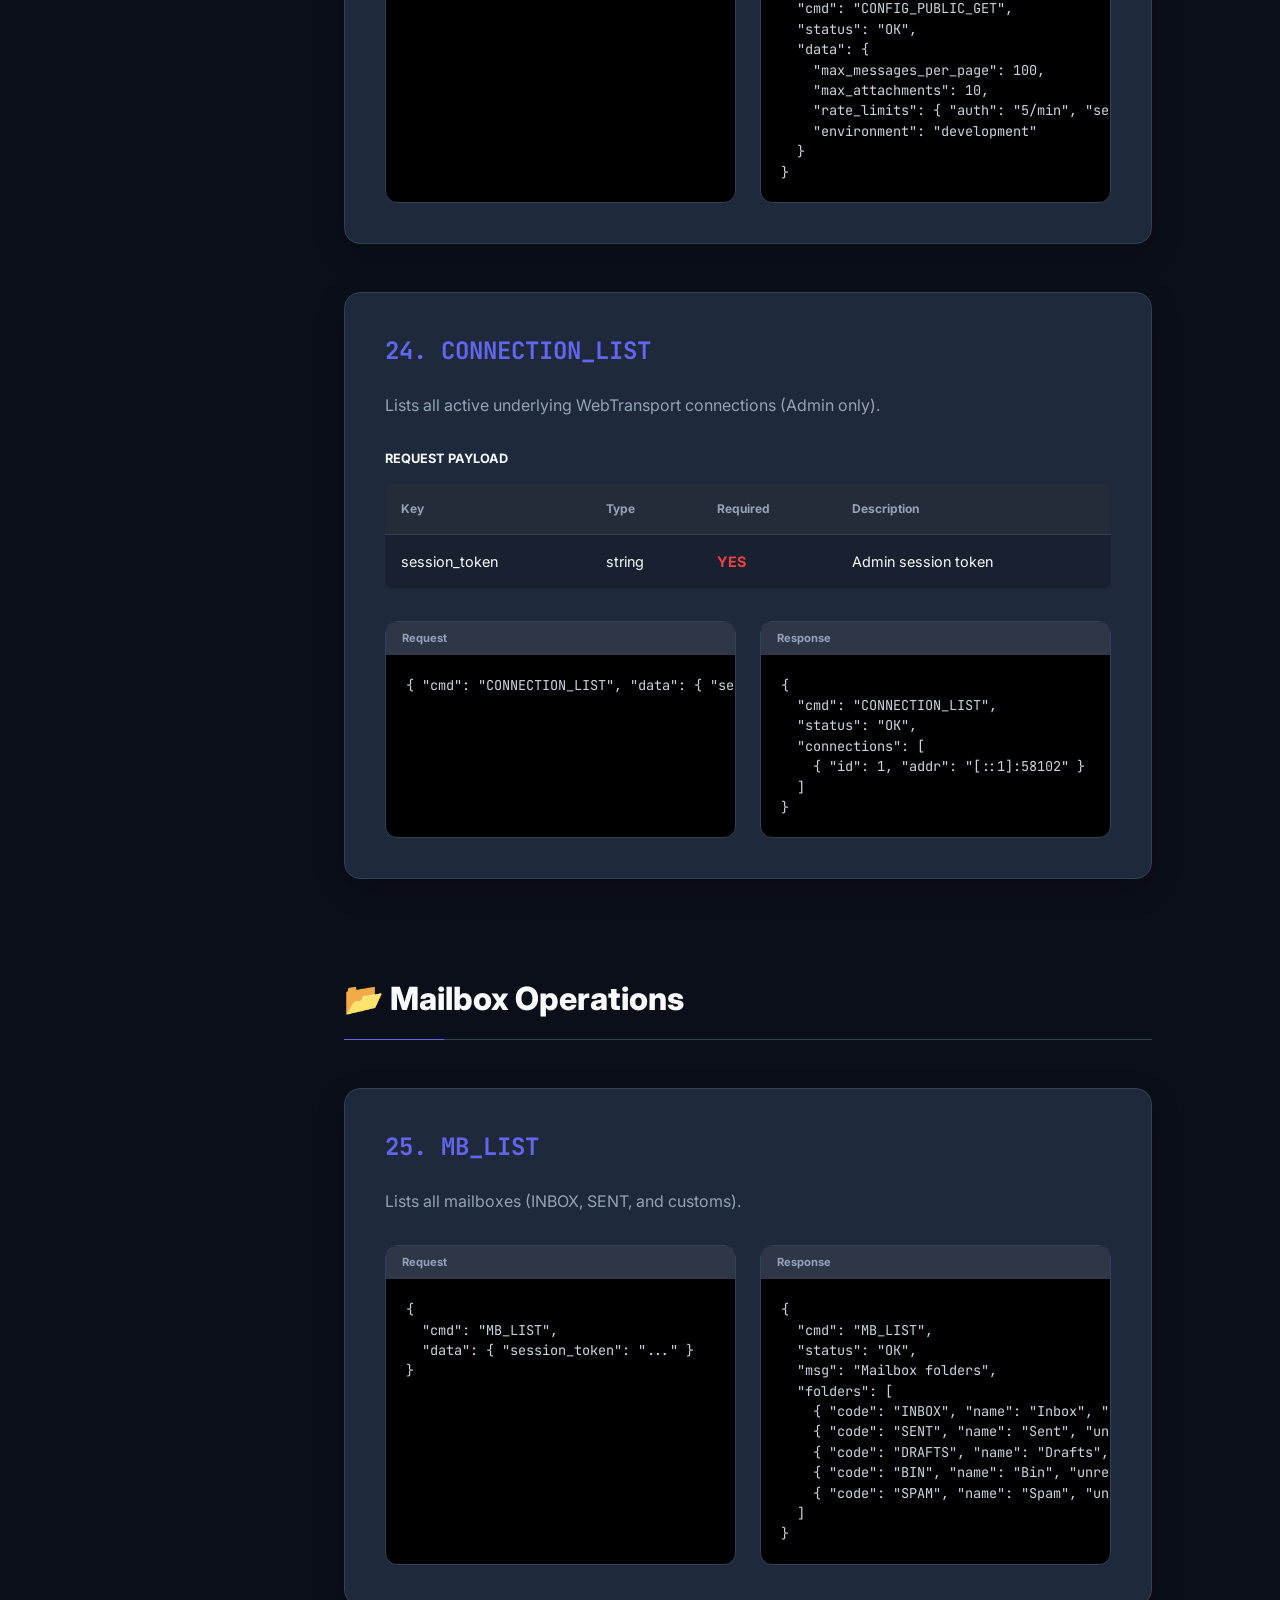
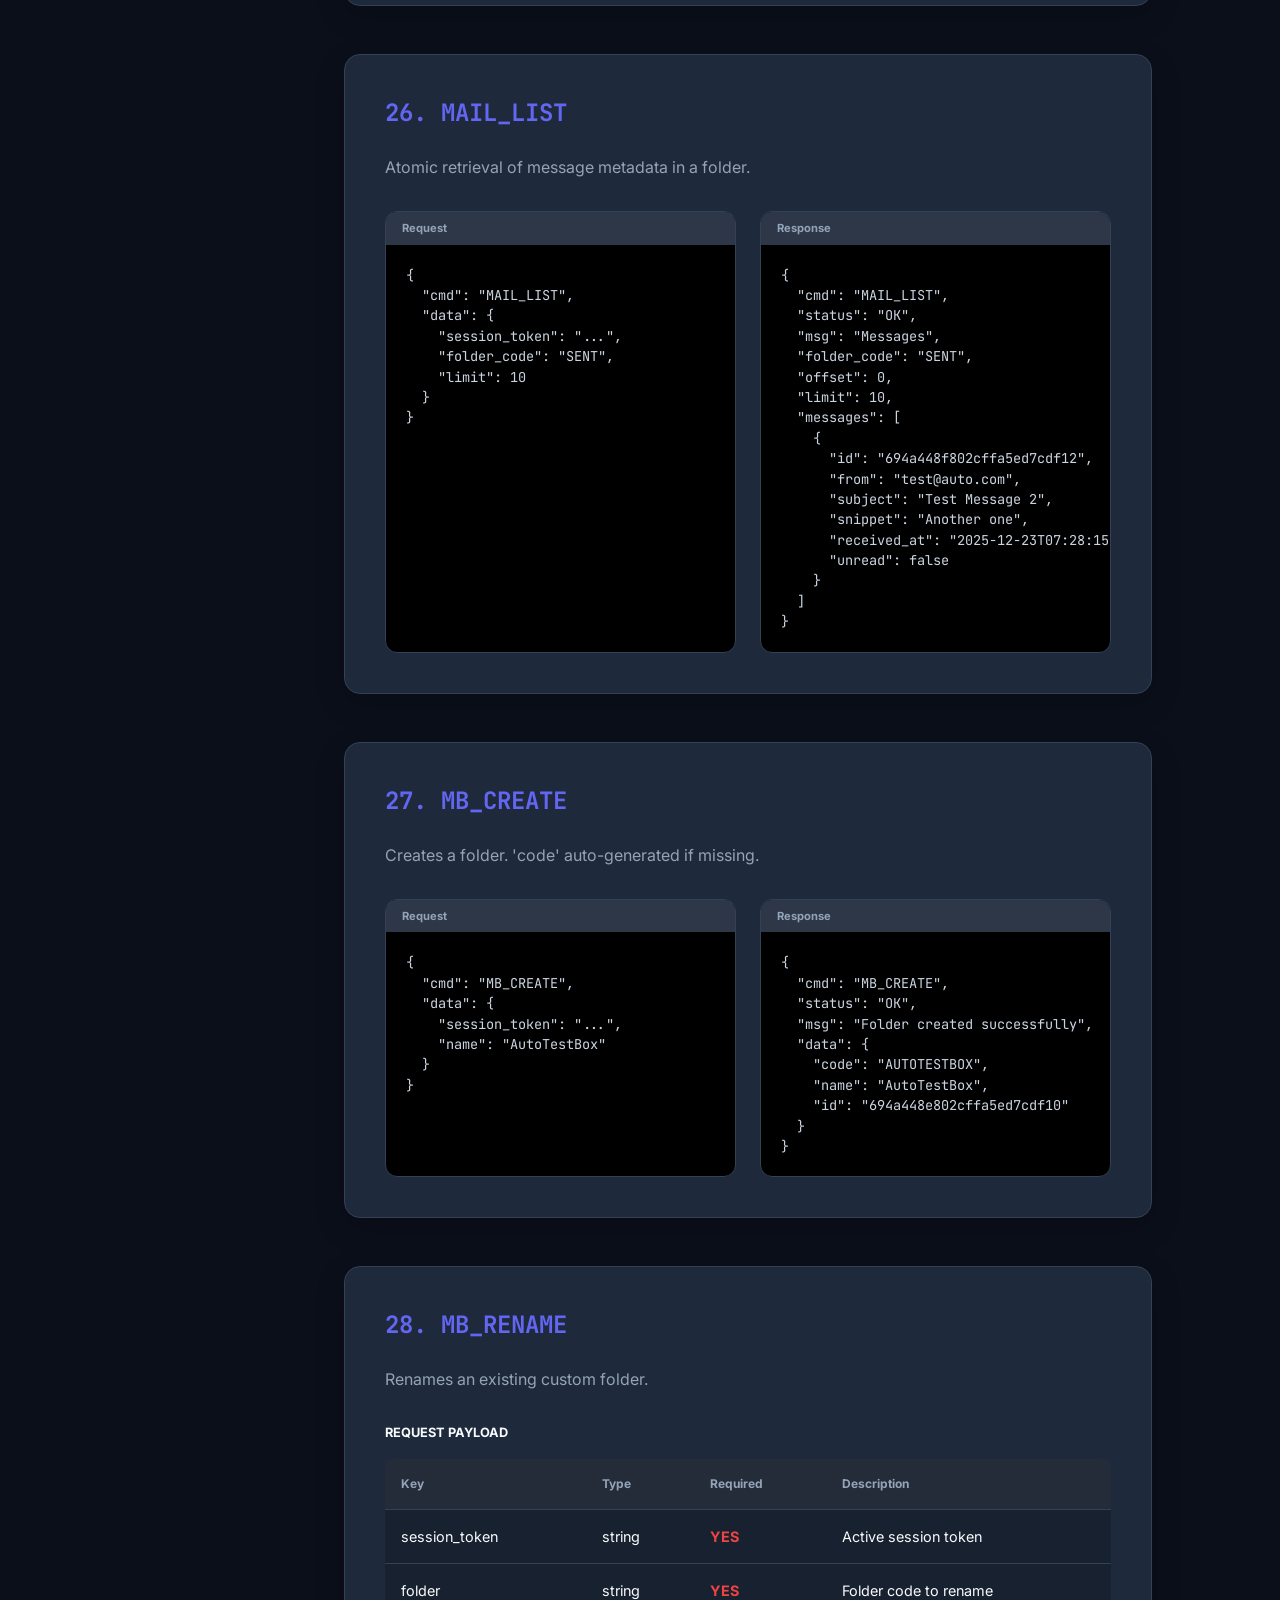
<file: docs/WMTP_API_REFERENCE.html>
<!DOCTYPE html>
<html lang="en">

<head>
    <meta charset="UTF-8">
    <meta name="viewport" content="width=device-width, initial-scale=1.0">
    <title>WMTP API Reference | Full Protocol Specification</title>
    <link
        href="https://fonts.googleapis.com/css2?family=Inter:wght@400;600;700;800&family=JetBrains+Mono:wght@400;500&display=swap"
        rel="stylesheet">
    <style>
        :root {
            --primary: #6366f1;
            --primary-glow: rgba(99, 102, 241, 0.3);
            --bg: #0b0f1a;
            --sidebar-bg: #111827;
            --card-bg: #1e293b;
            --text: #f8fafc;
            --text-dim: #94a3b8;
            --border: #334155;
            --success: #10b981;
            --warning: #f59e0b;
            --error: #ef4444;
            --code-bg: #000000;
        }

        * {
            margin: 0;
            padding: 0;
            box-sizing: border-box;
            scroll-behavior: smooth;
        }

        body {
            font-family: 'Inter', sans-serif;
            background-color: var(--bg);
            color: var(--text);
            line-height: 1.5;
            overflow-x: hidden;
        }

        .layout {
            display: flex;
            min-height: 100vh;
        }

        /* Sidebar */
        aside {
            width: 280px;
            background: var(--sidebar-bg);
            border-right: 1px solid var(--border);
            height: 100vh;
            position: sticky;
            top: 0;
            overflow-y: auto;
            padding: 1.5rem;
        }

        .logo-area {
            margin-bottom: 2.5rem;
        }

        .logo {
            font-size: 1.25rem;
            font-weight: 800;
            color: var(--primary);
            letter-spacing: -0.02em;
            display: flex;
            align-items: center;
            gap: 0.5rem;
        }

        .logo span {
            color: var(--text);
        }

        .nav-category {
            margin-bottom: 2rem;
        }

        .nav-category-title {
            font-size: 0.7rem;
            font-weight: 700;
            text-transform: uppercase;
            color: var(--text-dim);
            letter-spacing: 0.1em;
            margin-bottom: 0.75rem;
            border-left: 2px solid var(--primary);
            padding-left: 0.5rem;
        }

        .nav-links {
            list-style: none;
        }

        .nav-link {
            display: block;
            padding: 0.35rem 0;
            color: var(--text-dim);
            text-decoration: none;
            font-size: 0.85rem;
            transition: 0.2s;
            white-space: nowrap;
            overflow: hidden;
            text-overflow: ellipsis;
        }

        .nav-link:hover {
            color: var(--primary);
            padding-left: 4px;
        }

        /* Main Content */
        main {
            flex: 1;
            padding: 4rem 10% 4rem 5%;
            max-width: 1200px;
        }

        .hero {
            margin-bottom: 4rem;
        }

        h1 {
            font-size: 3.5rem;
            font-weight: 800;
            margin-bottom: 1rem;
            letter-spacing: -0.04em;
        }

        .hero-desc {
            font-size: 1.25rem;
            color: var(--text-dim);
            max-width: 800px;
        }

        .section-header {
            margin: 6rem 0 3rem;
            border-bottom: 1px solid var(--border);
            padding-bottom: 1rem;
            position: relative;
        }

        .section-header h2 {
            font-size: 2rem;
            font-weight: 800;
            display: flex;
            align-items: center;
            gap: 0.75rem;
        }

        .section-header::after {
            content: '';
            position: absolute;
            bottom: -1px;
            left: 0;
            width: 100px;
            height: 1px;
            background: var(--primary);
        }

        /* Command Card */
        .command {
            background: var(--card-bg);
            border: 1px solid var(--border);
            border-radius: 16px;
            padding: 2.5rem;
            margin-bottom: 3rem;
            position: relative;
            box-shadow: 0 10px 30px rgba(0, 0, 0, 0.2);
        }

        .command:target {
            border-color: var(--primary);
            box-shadow: 0 0 20px var(--primary-glow);
        }

        .command-meta {
            display: flex;
            justify-content: space-between;
            align-items: center;
            margin-bottom: 1.5rem;
        }

        .command-name {
            font-family: 'JetBrains Mono', monospace;
            font-size: 1.5rem;
            font-weight: 700;
            color: var(--primary);
        }

        .badge {
            font-size: 0.7rem;
            font-weight: 700;
            padding: 0.25rem 0.75rem;
            border-radius: 20px;
            text-transform: uppercase;
            letter-spacing: 0.05em;
        }

        .desc {
            font-size: 1rem;
            color: var(--text-dim);
            margin-bottom: 2rem;
        }

        .field-section {
            margin-bottom: 2rem;
        }

        .field-label {
            font-size: 0.8rem;
            font-weight: 700;
            color: var(--text);
            margin-bottom: 1rem;
            text-transform: uppercase;
        }

        .field-table {
            width: 100%;
            border-collapse: collapse;
            background: rgba(0, 0, 0, 0.2);
            border-radius: 8px;
            overflow: hidden;
        }

        .field-table th {
            background: rgba(255, 255, 255, 0.05);
            text-align: left;
            padding: 1rem;
            font-size: 0.75rem;
            color: var(--text-dim);
        }

        .field-table td {
            padding: 1rem;
            border-top: 1px solid var(--border);
            font-size: 0.9rem;
        }

        .req {
            color: var(--error);
            font-weight: 700;
        }

        .opt {
            color: var(--text-dim);
        }

        .code-grid {
            display: grid;
            grid-template-columns: 1fr 1fr;
            gap: 1.5rem;
            margin-top: 1rem;
        }

        .code-block {
            border-radius: 12px;
            overflow: hidden;
            background: var(--code-bg);
            border: 1px solid var(--border);
        }

        .code-header {
            background: #2d3748;
            padding: 0.5rem 1rem;
            font-size: 0.7rem;
            font-weight: 700;
            color: var(--text-dim);
            display: flex;
            justify-content: space-between;
        }

        pre {
            padding: 1.25rem;
            font-family: 'JetBrains Mono', monospace;
            font-size: 0.85rem;
            color: #cbd5e1;
            overflow-x: auto;
        }

        footer {
            text-align: center;
            padding: 4rem;
            border-top: 1px solid var(--border);
            color: var(--text-dim);
            margin-top: 4rem;
        }

        @media (max-width: 1024px) {
            .code-grid {
                grid-template-columns: 1fr;
            }

            .layout {
                flex-direction: column;
            }

            aside {
                width: 100%;
                height: auto;
                position: relative;
                border-right: none;
                border-bottom: 1px solid var(--border);
            }

            main {
                padding: 2rem;
            }
        }
    </style>
</head>

<body>
    <div class="layout">
        <aside>
            <div class="logo-area">
                <div class="logo">WMTP <span>DOCS</span></div>
            </div>

            <nav>
                <div class="nav-category">
                    <div class="nav-category-title">Session</div>
                    <ul class="nav-links">
                        <li><a href="#INIT" class="nav-link">1. INIT</a></li>
                        <li><a href="#AUTH" class="nav-link">2. AUTH</a></li>
                        <li><a href="#RESUME" class="nav-link">3. RESUME</a></li>
                        <li><a href="#LOGOUT" class="nav-link">4. LOGOUT</a></li>
                        <li><a href="#SESSION_INFO" class="nav-link">5. SESSION_INFO</a></li>
                        <li><a href="#SESSION_LIST" class="nav-link">6. SESSION_LIST</a></li>
                        <li><a href="#SESSION_KILL" class="nav-link">7. SESSION_KILL</a></li>
                        <li><a href="#SESSION_SUSPEND" class="nav-link">8. SESSION_SUSPEND</a></li>
                        <li><a href="#SESSION_RESUME_SUSPENDED" class="nav-link">9. SESSION_RESUME_SUSPENDED</a></li>
                    </ul>
                </div>

                <div class="nav-category">
                    <div class="nav-category-title">Health</div>
                    <ul class="nav-links">
                        <li><a href="#PING" class="nav-link">10. PING</a></li>
                        <li><a href="#PONG" class="nav-link">11. PONG</a></li>
                        <li><a href="#HB" class="nav-link">12. HB</a></li>
                        <li><a href="#UPTIME" class="nav-link">13. UPTIME</a></li>
                        <li><a href="#LATENCY_PING" class="nav-link">14. LATENCY_PING</a></li>
                        <li><a href="#CONNECTION_INFO" class="nav-link">15. CONNECTION_INFO</a></li>
                        <li><a href="#RATE_LIMIT_INFO" class="nav-link">16. RATE_LIMIT_INFO</a></li>
                        <li><a href="#DEBUG_ECHO" class="nav-link">17. DEBUG_ECHO</a></li>
                    </ul>
                </div>

                <div class="nav-category">
                    <div class="nav-category-title">Info & Admin</div>
                    <ul class="nav-links">
                        <li><a href="#INFO" class="nav-link">18. INFO</a></li>
                        <li><a href="#STATUS" class="nav-link">19. STATUS</a></li>
                        <li><a href="#CAPABILITIES" class="nav-link">20. CAPABILITIES</a></li>
                        <li><a href="#TIME" class="nav-link">21. TIME</a></li>
                        <li><a href="#VERSION_CHECK" class="nav-link">22. VERSION_CHECK</a></li>
                        <li><a href="#CONFIG_PUBLIC_GET" class="nav-link">23. CONFIG_PUBLIC_GET</a></li>
                        <li><a href="#CONNECTION_LIST" class="nav-link">24. CONNECTION_LIST</a></li>
                    </ul>
                </div>

                <div class="nav-category">
                    <div class="nav-category-title">Mailbox</div>
                    <ul class="nav-links">
                        <li><a href="#MB_LIST" class="nav-link">25. MB_LIST</a></li>
                        <li><a href="#MAIL_LIST" class="nav-link">26. MAIL_LIST</a></li>
                        <li><a href="#MB_CREATE" class="nav-link">27. MB_CREATE</a></li>
                        <li><a href="#MB_RENAME" class="nav-link">28. MB_RENAME</a></li>
                        <li><a href="#MB_DELETE" class="nav-link">29. MB_DELETE</a></li>
                        <li><a href="#MB_INFO" class="nav-link">30. MB_INFO</a></li>
                        <li><a href="#MB_PURGE_TRASH" class="nav-link">31. MB_PURGE_TRASH</a></li>
                        <li><a href="#MB_SUBSCRIBE" class="nav-link">32. MB_SUBSCRIBE</a></li>
                        <li><a href="#MB_UNSUBSCRIBE" class="nav-link">33. MB_UNSUBSCRIBE</a></li>
                    </ul>
                </div>

                <div class="nav-category">
                    <div class="nav-category-title">Messages</div>
                    <ul class="nav-links">
                        <li><a href="#MSG_SEND" class="nav-link">34. MSG_SEND</a></li>
                        <li><a href="#MSG_SEND_DRAFT" class="nav-link">35. MSG_SEND_DRAFT</a></li>
                        <li><a href="#MSG_LIST" class="nav-link">36. MSG_LIST</a></li>
                        <li><a href="#MSG_GET" class="nav-link">37. MSG_GET</a></li>
                        <li><a href="#MSG_HEADERS" class="nav-link">38. MSG_HEADERS</a></li>
                        <li><a href="#MSG_THREAD" class="nav-link">39. MSG_THREAD</a></li>
                        <li><a href="#MSG_MOVE" class="nav-link">40. MSG_MOVE</a></li>
                        <li><a href="#MSG_COPY" class="nav-link">41. MSG_COPY</a></li>
                        <li><a href="#MSG_DELETE" class="nav-link">42. MSG_DELETE</a></li>
                        <li><a href="#MSG_EXPUNGE" class="nav-link">43. MSG_EXPUNGE</a></li>
                        <li><a href="#MSG_UNDELETE" class="nav-link">44. MSG_UNDELETE</a></li>
                        <li><a href="#MSG_FLAG_SET" class="nav-link">45. MSG_FLAG_SET</a></li>
                        <li><a href="#MSG_FLAG_CLEAR" class="nav-link">46. MSG_FLAG_CLEAR</a></li>
                        <li><a href="#MSG_BULK_ACTION" class="nav-link">47. MSG_BULK_ACTION</a></li>
                    </ul>
                </div>

                <div class="nav-category">
                    <div class="nav-category-title">Search</div>
                    <ul class="nav-links">
                        <li><a href="#SEARCH" class="nav-link">48. SEARCH</a></li>
                        <li><a href="#SEARCH_GLOBAL" class="nav-link">49. SEARCH_GLOBAL</a></li>
                        <li><a href="#SEARCH_ADV" class="nav-link">50. SEARCH_ADV</a></li>
                        <li><a href="#SEARCH_SUGGEST" class="nav-link">51. SEARCH_SUGGEST</a></li>
                    </ul>
                </div>

                <div class="nav-category">
                    <div class="nav-category-title">User & Profile</div>
                    <ul class="nav-links">
                        <li><a href="#PROFILE_GET" class="nav-link">52. PROFILE_GET</a></li>
                        <li><a href="#PROFILE_SET" class="nav-link">53. PROFILE_SET</a></li>
                        <li><a href="#PREF_GET" class="nav-link">54. PREF_GET</a></li>
                        <li><a href="#PREF_SET" class="nav-link">55. PREF_SET</a></li>
                    </ul>
                </div>

                <div class="nav-category">
                    <div class="nav-category-title">Attachments</div>
                    <ul class="nav-links">
                        <li><a href="#ATTACH_UPLOAD_INIT" class="nav-link">56. ATTACH_UPLOAD_INIT</a></li>
                        <li><a href="#ATTACH_GET" class="nav-link">57. ATTACH_GET</a></li>
                    </ul>
                </div>
            </nav>
        </aside>

        <main>
            <div class="hero">
                <h1>Full API Reference</h1>
                <p class="hero-desc">Complete documentation for every command in the WebTransport Mail Transfer Protocol
                    (WMTP). This reference covers all 57 authenticated and unauthenticated methods implemented in the
                    v1.0 reference server.</p>
            </div>

            <!-- SESSION SECTION -->
            <div class="section-header">
                <h2>🔐 Session & Authentication</h2>
            </div>

            <!-- INIT -->
            <div class="command" id="INIT">
                <div class="command-meta">
                    <span class="command-name">1. INIT</span>
                    <span class="badge" style="background:rgba(99,102,241,0.2); color:var(--primary)">Initial</span>
                </div>
                <div class="desc">Initializes a new ephemeral session.</div>
                <div class="field-section">
                    <div class="field-label">Request Payload</div>
                    <table class="field-table">
                        <tr>
                            <th>Key</th>
                            <th>Type</th>
                            <th>Required</th>
                            <th>Description</th>
                        </tr>
                        <tr>
                            <td colspan="4" style="text-align:center">No payload required</td>
                        </tr>
                    </table>
                </div>
                <div class="code-grid">
                    <div class="code-block">
                        <div class="code-header">Request</div>
                        <pre>{ "cmd": "INIT" }</pre>
                    </div>
                </div>
            </div>

            <!-- AUTH -->
            <div class="command" id="AUTH">
                <div class="command-meta">
                    <span class="command-name">2. AUTH</span>
                    <span class="badge" style="background:rgba(16,185,129,0.2); color:var(--success)">Upgrade</span>
                </div>
                <div class="desc">Promotes an ephemeral session to an authenticated state using provided user
                    credentials (email).</div>
                <div class="field-section">
                    <div class="field-label">Request Payload</div>
                    <table class="field-table">
                        <tr>
                            <th>Key</th>
                            <th>Type</th>
                            <th>Required</th>
                            <th>Description</th>
                        </tr>
                        <tr>
                            <td>email</td>
                            <td>string</td>
                            <td><span class="req">YES</span></td>
                            <td>User email address</td>
                        </tr>
                    </table>
                </div>
                <div class="code-grid">
                    <div class="code-block">
                        <div class="code-header">Request</div>
                        <pre>{
  "cmd": "AUTH",
  "data": {
    "email": "test@auto.com"
  }
}</pre>
                    </div>
                    <div class="code-block">
                        <div class="code-header">Response</div>
                        <pre>{
  "cmd": "AUTH_OK",
  "status": "OK",
  "msg": "Authentication successful",
  "session_token": "b4fb83e0ac10f0b9e24517f6b26666f2ab6a1ea1579861d2ebffb907a5eac391",
  "auth": true
}</pre>
                    </div>
                </div>
            </div>

            <!-- RESUME -->
            <div class="command" id="RESUME">
                <div class="command-meta">
                    <span class="command-name">3. RESUME</span>
                    <span class="badge" style="background:rgba(245,158,11,0.2); color:var(--warning)">State</span>
                </div>
                <div class="desc">Resumes a previous session using a permanent session token.</div>
                <div class="field-section">
                    <div class="field-label">Request Payload</div>
                    <table class="field-table">
                        <tr>
                            <th>Key</th>
                            <th>Type</th>
                            <th>Required</th>
                            <th>Description</th>
                        </tr>
                        <tr>
                            <td>token</td>
                            <td>string</td>
                            <td><span class="req">YES</span></td>
                            <td>Permanent session token</td>
                        </tr>
                    </table>
                </div>
                <div class="code-grid">
                    <div class="code-block">
                        <div class="code-header">Request</div>
                        <pre>{ "cmd": "RESUME", "data": { "token": "b4fb83e..." } }</pre>
                    </div>
                </div>
            </div>

            <!-- LOGOUT -->
            <div class="command" id="LOGOUT">
                <div class="command-meta"><span class="command-name">4. LOGOUT</span></div>
                <div class="desc">Invalidates the current session and clears server-side state.</div>
                <div class="field-section">
                    <div class="field-label">Request Payload</div>
                    <table class="field-table">
                        <tr>
                            <th>Key</th>
                            <th>Type</th>
                            <th>Required</th>
                            <th>Description</th>
                        </tr>
                        <tr>
                            <td>session_token</td>
                            <td>string</td>
                            <td><span class="req">YES</span></td>
                            <td>Active session token</td>
                        </tr>
                    </table>
                </div>
                <div class="code-grid">
                    <div class="code-block">
                        <div class="code-header">Request</div>
                        <pre>{
  "cmd": "LOGOUT",
  "data": {
    "session_token": "b4fb83e..."
  }
}</pre>
                    </div>
                    <div class="code-block">
                        <div class="code-header">Response</div>
                        <pre>{
  "cmd": "LOGOUT",
  "status": "OK",
  "msg": "Logged out"
}</pre>
                    </div>
                </div>
            </div>

            <!-- SESSION_INFO -->
            <div class="command" id="SESSION_INFO">
                <div class="command-meta"><span class="command-name">5. SESSION_INFO</span></div>
                <div class="desc">Details about the current session status, authentication level, and associated email.
                </div>
                <div class="field-section">
                    <div class="field-label">Request Payload</div>
                    <table class="field-table">
                        <tr>
                            <th>Key</th>
                            <th>Type</th>
                            <th>Required</th>
                            <th>Description</th>
                        </tr>
                        <tr>
                            <td>session_token</td>
                            <td>string</td>
                            <td><span class="req">YES</span></td>
                            <td>Active session token</td>
                        </tr>
                    </table>
                </div>
                <div class="code-grid">
                    <div class="code-block">
                        <div class="code-header">Request</div>
                        <pre>{
  "cmd": "SESSION_INFO",
  "data": {
    "session_token": "b4fb83e..."
  }
}</pre>
                    </div>
                    <div class="code-block">
                        <div class="code-header">Response</div>
                        <pre>{
  "cmd": "SESSION_INFO",
  "status": "OK",
  "msg": "Session info",
  "session_token": "b4fb83e0ac10f0b9e24517f6b26666f2ab6a1ea1579861d2ebffb907a5eac391",
  "auth": true,
  "email": "test@auto.com"
}</pre>
                    </div>
                </div>
            </div>

            <!-- SESSION_LIST -->
            <div class="command" id="SESSION_LIST">
                <div class="command-meta"><span class="command-name">6. SESSION_LIST</span></div>
                <div class="desc">Lists all active sessions linked to the authenticated user.</div>
                <div class="field-section">
                    <div class="field-label">Request Payload</div>
                    <table class="field-table">
                        <tr>
                            <th>Key</th>
                            <th>Type</th>
                            <th>Required</th>
                            <th>Description</th>
                        </tr>
                        <tr>
                            <td>session_token</td>
                            <td>string</td>
                            <td><span class="req">YES</span></td>
                            <td>Active session token</td>
                        </tr>
                    </table>
                </div>
                <div class="code-grid">
                    <div class="code-block">
                        <div class="code-header">Request</div>
                        <pre>{ "cmd": "SESSION_LIST", "data": { "session_token": "..." } }</pre>
                    </div>
                </div>
            </div>

            <!-- SESSION_KILL -->
            <div class="command" id="SESSION_KILL">
                <div class="command-meta"><span class="command-name">7. SESSION_KILL</span></div>
                <div class="desc">Terminates a specific session by its token.</div>
                <div class="field-section">
                    <div class="field-label">Request Payload</div>
                    <table class="field-table">
                        <tr>
                            <th>Key</th>
                            <th>Type</th>
                            <th>Required</th>
                            <th>Description</th>
                        </tr>
                        <tr>
                            <td>session_token</td>
                            <td>string</td>
                            <td><span class="req">YES</span></td>
                            <td>Active session token</td>
                        </tr>
                        <tr>
                            <td>target_token</td>
                            <td>string</td>
                            <td><span class="req">YES</span></td>
                            <td>The token to invalidate</td>
                        </tr>
                    </table>
                </div>
                <div class="code-grid">
                    <div class="code-block">
                        <div class="code-header">Request</div>
                        <pre>{ "cmd": "SESSION_KILL", "data": { "session_token": "...", "target_token": "..." } }</pre>
                    </div>
                </div>
            </div>

            <!-- SESSION_SUSPEND -->
            <div class="command" id="SESSION_SUSPEND">
                <div class="command-meta"><span class="command-name">8. SESSION_SUSPEND</span></div>
                <div class="desc">Temporarily pauses a session. The token remains valid but requires a specialized
                    resume.</div>
                <div class="field-section">
                    <div class="field-label">Request Payload</div>
                    <table class="field-table">
                        <tr>
                            <th>Key</th>
                            <th>Type</th>
                            <th>Required</th>
                            <th>Description</th>
                        </tr>
                        <tr>
                            <td>session_token</td>
                            <td>string</td>
                            <td><span class="req">YES</span></td>
                            <td>Active session token</td>
                        </tr>
                    </table>
                </div>
                <div class="code-grid">
                    <div class="code-block">
                        <div class="code-header">Request</div>
                        <pre>{
  "cmd": "SESSION_SUSPEND",
  "data": { "session_token": "auth_..." }
}</pre>
                    </div>
                </div>
            </div>

            <!-- SESSION_RESUME_SUSPENDED -->
            <div class="command" id="SESSION_RESUME_SUSPENDED">
                <div class="command-meta"><span class="command-name">9. SESSION_RESUME_SUSPENDED</span></div>
                <div class="desc">Resumes a previously suspended session using the original token.</div>
                <div class="field-section">
                    <div class="field-label">Request Payload</div>
                    <table class="field-table">
                        <tr>
                            <th>Key</th>
                            <th>Type</th>
                            <th>Required</th>
                            <th>Description</th>
                        </tr>
                        <tr>
                            <td>session_token</td>
                            <td>string</td>
                            <td><span class="req">YES</span></td>
                            <td>Current (or new) connection token</td>
                        </tr>
                        <tr>
                            <td>token</td>
                            <td>string</td>
                            <td><span class="req">YES</span></td>
                            <td>The suspended token to resume</td>
                        </tr>
                    </table>
                </div>
                <div class="code-grid">
                    <div class="code-block">
                        <div class="code-header">Request</div>
                        <pre>{
  "cmd": "SESSION_RESUME_SUSPENDED",
  "data": {
    "session_token": "eph_...",
    "token": "auth_previously_suspended"
  }
}</pre>
                    </div>
                </div>
            </div>

            <!-- HEALTH SECTION -->
            <div class="section-header">
                <h2>📡 Health & Diagnostics</h2>
            </div>

            <div class="command" id="PING">
                <div class="command-meta"><span class="command-name">10. PING</span></div>
                <div class="desc">Basic health check. Responds with PONG and server heartbeat data.</div>
                <div class="code-grid">
                    <div class="code-block">
                        <div class="code-header">Request</div>
                        <pre>{ "cmd": "PING" }</pre>
                    </div>
                    <div class="code-block">
                        <div class="code-header">Response</div>
                        <pre>{
  "cmd": "PONG",
  "status": "OK",
  "msg": "PONG",
  "server_time": "2025-12-23T07:28:12.905+00:00",
  "uptime_seconds": 420
}</pre>
                    </div>
                </div>
            </div>

            <div class="command" id="PONG">
                <div class="command-meta"><span class="command-name">11. PONG</span></div>
                <div class="desc">Server response to a PING command. Contains timing and state info.</div>
                <div class="code-grid">
                    <div class="code-block">
                        <div class="code-header">Example Payload (Server Push)</div>
                        <pre>{
  "cmd": "PONG",
  "status": "OK",
  "msg": "PONG",
  "server_time": "2025-12-23T07:28:12.905Z",
  "uptime_seconds": 420
}</pre>
                    </div>
                </div>
            </div>

            <div class="command" id="HB">
                <div class="command-meta"><span class="command-name">12. HB</span></div>
                <div class="desc">Smallest possible packet for keep-alive maintenance.</div>
                <div class="code-grid">
                    <div class="code-block">
                        <div class="code-header">Request</div>
                        <pre>{ "cmd": "HB" }</pre>
                    </div>
                    <div class="code-block">
                        <div class="code-header">Response</div>
                        <pre>{
  "cmd": "HB",
  "status": "OK",
  "msg": "Heartbeat acknowledged"
}</pre>
                    </div>
                </div>
            </div>

            <div class="command" id="UPTIME">
                <div class="command-meta"><span class="command-name">13. UPTIME</span></div>
                <div class="desc">Returns server uptime in seconds.</div>
                <div class="code-grid">
                    <div class="code-block">
                        <div class="code-header">Request</div>
                        <pre>{ "cmd": "UPTIME" }</pre>
                    </div>
                    <div class="code-block">
                        <div class="code-header">Response</div>
                        <pre>{
  "cmd": "UPTIME",
  "status": "OK",
  "uptime_seconds": 421
}</pre>
                    </div>
                </div>
            </div>

            <div class="command" id="LATENCY_PING">
                <div class="command-meta"><span class="command-name">14. LATENCY_PING</span></div>
                <div class="desc">High-precision ping for calculating round-trip time.</div>
                <div class="code-grid">
                    <div class="code-block">
                        <div class="code-header">Request</div>
                        <pre>{ "cmd": "LATENCY_PING" }</pre>
                    </div>
                    <div class="code-block">
                        <div class="code-header">Response</div>
                        <pre>{
  "cmd": "LATENCY_PONG",
  "status": "OK",
  "msg": "Latency ping",
  "server_time": "2025-12-23T07:28:13.225+00:00",
  "uptime_seconds": 421
}</pre>
                    </div>
                </div>
            </div>

            <div class="command" id="CONNECTION_INFO">
                <div class="command-meta"><span class="command-name">15. CONNECTION_INFO</span></div>
                <div class="desc">Technical details about the current WebTransport connection.</div>
                <div class="code-grid">
                    <div class="code-block">
                        <div class="code-header">Response</div>
                        <pre>{
  "cmd": "CONNECTION_INFO",
  "status": "OK",
  "data": {
    "remote_addr": "[::1]:58102",
    "protocol": "WebTransport/QUIC",
    "version": "1.0"
  }
}</pre>
                    </div>
                </div>
            </div>

            <div class="command" id="RATE_LIMIT_INFO">
                <div class="command-meta"><span class="command-name">16. RATE_LIMIT_INFO</span></div>
                <div class="desc">Current usage and remaining quota for the authenticated session.</div>
                <div class="field-section">
                    <div class="field-label">Request Payload</div>
                    <table class="field-table">
                        <tr>
                            <th>Key</th>
                            <th>Type</th>
                            <th>Required</th>
                            <th>Description</th>
                        </tr>
                        <tr>
                            <td>session_token</td>
                            <td>string</td>
                            <td><span class="req">YES</span></td>
                            <td>Active session token</td>
                        </tr>
                    </table>
                </div>
                <div class="code-grid">
                    <div class="code-block">
                        <div class="code-header">Request</div>
                        <pre>{ "cmd": "RATE_LIMIT_INFO", "data": { "session_token": "..." } }</pre>
                    </div>
                    <div class="code-block">
                        <div class="code-header">Response</div>
                        <pre>{
  "cmd": "RATE_LIMIT_INFO",
  "status": "OK",
  "data": {
    "requests_remaining": 994,
    "reset_seconds": 3600
  }
}</pre>
                    </div>
                </div>
            </div>

            <div class="command" id="DEBUG_ECHO">
                <div class="command-meta"><span class="command-name">17. DEBUG_ECHO</span></div>
                <div class="desc">Echoes back the request payload for debugging loopbacks.</div>
                <div class="field-section">
                    <div class="field-label">Request Payload</div>
                    <table class="field-table">
                        <tr>
                            <th>Key</th>
                            <th>Type</th>
                            <th>Required</th>
                            <th>Description</th>
                        </tr>
                        <tr>
                            <td>session_token</td>
                            <td>string</td>
                            <td>NO</td>
                            <td>Optional token</td>
                        </tr>
                        <tr>
                            <td>...</td>
                            <td>any</td>
                            <td>NO</td>
                            <td>Arbitrary data to echo</td>
                        </tr>
                    </table>
                </div>
                <div class="code-grid">
                    <div class="code-block">
                        <div class="code-header">Request</div>
                        <pre>{
  "cmd": "DEBUG_ECHO",
  "data": { "foo": "bar" }
}</pre>
                    </div>
                    <div class="code-block">
                        <div class="code-header">Response</div>
                        <pre>{
  "cmd": "DEBUG_ECHO",
  "status": "OK",
  "data": { "foo": "bar" }
}</pre>
                    </div>
                </div>
            </div>

            <!-- INFO & ADMIN -->
            <div class="section-header">
                <h2>🛠️ Info & Administration</h2>
            </div>

            <div class="command" id="INFO">
                <div class="command-meta"><span class="command-name">18. INFO</span></div>
                <div class="desc">Public information about the server.</div>
                <div class="code-grid">
                    <div class="code-block">
                        <div class="code-header">Request</div>
                        <pre>{ "cmd": "INFO" }</pre>
                    </div>
                    <div class="code-block">
                        <div class="code-header">Response</div>
                        <pre>{
  "cmd": "INFO",
  "status": "OK",
  "msg": "WMTP Server v1.0.0"
}</pre>
                    </div>
                </div>
            </div>

            <div class="command" id="STATUS">
                <div class="command-meta"><span class="command-name">19. STATUS</span></div>
                <div class="desc">Current system operational status.</div>
                <div class="code-grid">
                    <div class="code-block">
                        <div class="code-header">Request</div>
                        <pre>{ "cmd": "STATUS" }</pre>
                    </div>
                    <div class="code-block">
                        <div class="code-header">Response</div>
                        <pre>{
  "cmd": "STATUS",
  "status": "OK",
  "msg": "Running"
}</pre>
                    </div>
                </div>
            </div>

            <div class="command" id="CAPABILITIES">
                <div class="command-meta"><span class="command-name">20. CAPABILITIES</span></div>
                <div class="desc">Lists supported protocol features and extensions.</div>
                <div class="code-grid">
                    <div class="code-block">
                        <div class="code-header">Request</div>
                        <pre>{ "cmd": "CAPABILITIES" }</pre>
                    </div>
                    <div class="code-block">
                        <div class="code-header">Response</div>
                        <pre>{
  "cmd": "CAPABILITIES",
  "status": "OK",
  "data": {
    "commands": [
      "INIT", "AUTH", "RESUME", "LOGOUT",
      "PING", "PONG", "HB", "UPTIME",
      "MB_LIST", "MSG_SEND", "MSG_GET",
      "SEARCH", "PROFILE_GET", "..."
    ],
    "auth_methods": ["token", "oauth_future"],
    "max_attachment_size": 104857600
  }
}</pre>
                    </div>
                </div>
            </div>

            <div class="command" id="TIME">
                <div class="command-meta"><span class="command-name">21. TIME</span></div>
                <div class="desc">Server's internal clock (ISO 8601).</div>
                <div class="code-grid">
                    <div class="code-block">
                        <div class="code-header">Request</div>
                        <pre>{ "cmd": "TIME" }</pre>
                    </div>
                    <div class="code-block">
                        <div class="code-header">Response</div>
                        <pre>{
  "cmd": "TIME",
  "status": "OK",
  "data": {
    "utc": "2025-12-23T07:28:13.864+00:00",
    "timestamp": 1766474893,
    "timezone": "UTC"
  }
}</pre>
                    </div>
                </div>
            </div>

            <div class="command" id="VERSION_CHECK">
                <div class="command-meta"><span class="command-name">22. VERSION_CHECK</span></div>
                <div class="desc">Checks compatibility between client and server versions.</div>
                <div class="code-grid">
                    <div class="code-block">
                        <div class="code-header">Request</div>
                        <pre>{
  "cmd": "VERSION_CHECK",
  "data": { "client_version": "1.0.0" }
}</pre>
                    </div>
                    <div class="code-block">
                        <div class="code-header">Response</div>
                        <pre>{
  "cmd": "VERSION_CHECK",
  "status": "OK",
  "data": {
    "client_version": "unknown",
    "server_version": "1.0.0",
    "compatible": true
  }
}</pre>
                    </div>
                </div>
            </div>

            <div class="command" id="CONFIG_PUBLIC_GET">
                <div class="command-meta"><span class="command-name">23. CONFIG_PUBLIC_GET</span></div>
                <div class="desc">Retrieves public configuration like supported MIME types or size limits.</div>
                <div class="code-grid">
                    <div class="code-block">
                        <div class="code-header">Request</div>
                        <pre>{ "cmd": "CONFIG_PUBLIC_GET" }</pre>
                    </div>
                    <div class="code-block">
                        <div class="code-header">Response</div>
                        <pre>{
  "cmd": "CONFIG_PUBLIC_GET",
  "status": "OK",
  "data": {
    "max_messages_per_page": 100,
    "max_attachments": 10,
    "rate_limits": { "auth": "5/min", "send": "100/hour" },
    "environment": "development"
  }
}</pre>
                    </div>
                </div>
            </div>

            <div class="command" id="CONNECTION_LIST">
                <div class="command-meta"><span class="command-name">24. CONNECTION_LIST</span></div>
                <div class="desc">Lists all active underlying WebTransport connections (Admin only).</div>
                <div class="field-section">
                    <div class="field-label">Request Payload</div>
                    <table class="field-table">
                        <tr>
                            <th>Key</th>
                            <th>Type</th>
                            <th>Required</th>
                            <th>Description</th>
                        </tr>
                        <tr>
                            <td>session_token</td>
                            <td>string</td>
                            <td><span class="req">YES</span></td>
                            <td>Admin session token</td>
                        </tr>
                    </table>
                </div>
                <div class="code-grid">
                    <div class="code-block">
                        <div class="code-header">Request</div>
                        <pre>{ "cmd": "CONNECTION_LIST", "data": { "session_token": "..." } }</pre>
                    </div>
                    <div class="code-block">
                        <div class="code-header">Response</div>
                        <pre>{
  "cmd": "CONNECTION_LIST",
  "status": "OK",
  "connections": [
    { "id": 1, "addr": "[::1]:58102" }
  ]
}</pre>
                    </div>
                </div>
            </div>

            <!-- MAILBOX SECTION -->
            <div class="section-header">
                <h2>📂 Mailbox Operations</h2>
            </div>

            <div class="command" id="MB_LIST">
                <div class="command-meta"><span class="command-name">25. MB_LIST</span></div>
                <div class="desc">Lists all mailboxes (INBOX, SENT, and customs).</div>
                <div class="code-grid">
                    <div class="code-block">
                        <div class="code-header">Request</div>
                        <pre>{
  "cmd": "MB_LIST",
  "data": { "session_token": "..." }
}</pre>
                    </div>
                    <div class="code-block">
                        <div class="code-header">Response</div>
                        <pre>{
  "cmd": "MB_LIST",
  "status": "OK",
  "msg": "Mailbox folders",
  "folders": [
    { "code": "INBOX", "name": "Inbox", "unread": 0, "total": 0 },
    { "code": "SENT", "name": "Sent", "unread": 0, "total": 3 },
    { "code": "DRAFTS", "name": "Drafts", "unread": 0, "total": 0 },
    { "code": "BIN", "name": "Bin", "unread": 0, "total": 0 },
    { "code": "SPAM", "name": "Spam", "unread": 0, "total": 0 }
  ]
}</pre>
                    </div>
                </div>
            </div>

            <div class="command" id="MAIL_LIST">
                <div class="command-meta"><span class="command-name">26. MAIL_LIST</span></div>
                <div class="desc">Atomic retrieval of message metadata in a folder.</div>
                <div class="code-grid">
                    <div class="code-block">
                        <div class="code-header">Request</div>
                        <pre>{
  "cmd": "MAIL_LIST",
  "data": {
    "session_token": "...",
    "folder_code": "SENT",
    "limit": 10
  }
}</pre>
                    </div>
                    <div class="code-block">
                        <div class="code-header">Response</div>
                        <pre>{
  "cmd": "MAIL_LIST",
  "status": "OK",
  "msg": "Messages",
  "folder_code": "SENT",
  "offset": 0,
  "limit": 10,
  "messages": [
    {
      "id": "694a448f802cffa5ed7cdf12",
      "from": "test@auto.com",
      "subject": "Test Message 2",
      "snippet": "Another one",
      "received_at": "2025-12-23T07:28:15.236+00:00",
      "unread": false
    }
  ]
}</pre>
                    </div>
                </div>
            </div>

            <div class="command" id="MB_CREATE">
                <div class="command-meta"><span class="command-name">27. MB_CREATE</span></div>
                <div class="desc">Creates a folder. 'code' auto-generated if missing.</div>
                <div class="code-grid">
                    <div class="code-block">
                        <div class="code-header">Request</div>
                        <pre>{
  "cmd": "MB_CREATE",
  "data": {
    "session_token": "...",
    "name": "AutoTestBox"
  }
}</pre>
                    </div>
                    <div class="code-block">
                        <div class="code-header">Response</div>
                        <pre>{
  "cmd": "MB_CREATE",
  "status": "OK",
  "msg": "Folder created successfully",
  "data": {
    "code": "AUTOTESTBOX",
    "name": "AutoTestBox",
    "id": "694a448e802cffa5ed7cdf10"
  }
}</pre>
                    </div>
                </div>
            </div>

            <div class="command" id="MB_RENAME">
                <div class="command-meta"><span class="command-name">28. MB_RENAME</span></div>
                <div class="desc">Renames an existing custom folder.</div>
                <div class="field-section">
                    <div class="field-label">Request Payload</div>
                    <table class="field-table">
                        <tr>
                            <th>Key</th>
                            <th>Type</th>
                            <th>Required</th>
                            <th>Description</th>
                        </tr>
                        <tr>
                            <td>session_token</td>
                            <td>string</td>
                            <td><span class="req">YES</span></td>
                            <td>Active session token</td>
                        </tr>
                        <tr>
                            <td>folder</td>
                            <td>string</td>
                            <td><span class="req">YES</span></td>
                            <td>Folder code to rename</td>
                        </tr>
                        <tr>
                            <td>new_name</td>
                            <td>string</td>
                            <td><span class="req">YES</span></td>
                            <td>New display name</td>
                        </tr>
                    </table>
                </div>
                <div class="code-grid">
                    <div class="code-block">
                        <div class="code-header">Request</div>
                        <pre>{
  "cmd": "MB_RENAME",
  "data": { "session_token": "...", "folder": "AUTOTESTBOX", "new_name": "RenamedBox" }
}</pre>
                    </div>
                </div>
            </div>

            <div class="command" id="MB_DELETE">
                <div class="command-meta"><span class="command-name">29. MB_DELETE</span></div>
                <div class="desc">Deletes a custom folder.</div>
                <div class="field-section">
                    <div class="field-label">Request Payload</div>
                    <table class="field-table">
                        <tr>
                            <th>Key</th>
                            <th>Type</th>
                            <th>Required</th>
                            <th>Description</th>
                        </tr>
                        <tr>
                            <td>session_token</td>
                            <td>string</td>
                            <td><span class="req">YES</span></td>
                            <td>Active session token</td>
                        </tr>
                        <tr>
                            <td>folder</td>
                            <td>string</td>
                            <td><span class="req">YES</span></td>
                            <td>Folder code to delete</td>
                        </tr>
                    </table>
                </div>
                <div class="code-grid">
                    <div class="code-block">
                        <div class="code-header">Request</div>
                        <pre>{ "cmd": "MB_DELETE", "data": { "session_token": "...", "folder": "AUTOTESTBOX" } }</pre>
                    </div>
                </div>
            </div>

            <div class="command" id="MB_INFO">
                <div class="command-meta"><span class="command-name">30. MB_INFO</span></div>
                <div class="desc">Detailed stats for a mailbox folder.</div>
                <div class="field-section">
                    <div class="field-label">Request Payload</div>
                    <table class="field-table">
                        <tr>
                            <th>Key</th>
                            <th>Type</th>
                            <th>Required</th>
                            <th>Description</th>
                        </tr>
                        <tr>
                            <td>session_token</td>
                            <td>string</td>
                            <td><span class="req">YES</span></td>
                            <td>Active session token</td>
                        </tr>
                        <tr>
                            <td>folder_code</td>
                            <td>string</td>
                            <td><span class="req">YES</span></td>
                            <td>Folder code to query</td>
                        </tr>
                    </table>
                </div>
                <div class="code-grid">
                    <div class="code-block">
                        <div class="code-header">Request</div>
                        <pre>{ "cmd": "MB_INFO", "data": { "session_token": "...", "folder_code": "INBOX" } }</pre>
                    </div>
                </div>
            </div>

            <div class="command" id="MB_PURGE_TRASH">
                <div class="command-meta"><span class="command-name">31. MB_PURGE_TRASH</span></div>
                <div class="desc">Hard-deletes all messages currently in the BIN (Trash).</div>
                <div class="field-section">
                    <div class="field-label">Request Payload</div>
                    <table class="field-table">
                        <tr>
                            <th>Key</th>
                            <th>Type</th>
                            <th>Required</th>
                            <th>Description</th>
                        </tr>
                        <tr>
                            <td>session_token</td>
                            <td>string</td>
                            <td><span class="req">YES</span></td>
                            <td>Active session token</td>
                        </tr>
                    </table>
                </div>
                <div class="code-grid">
                    <div class="code-block">
                        <div class="code-header">Request</div>
                        <pre>{ "cmd": "MB_PURGE_TRASH", "data": { "session_token": "..." } }</pre>
                    </div>
                </div>
            </div>

            <div class="command" id="MB_SUBSCRIBE">
                <div class="command-meta"><span class="command-name">32. MB_SUBSCRIBE</span></div>
                <div class="desc">Subscribes to real-time server-push notifications for a folder.</div>
                <div class="field-section">
                    <div class="field-label">Request Payload</div>
                    <table class="field-table">
                        <tr>
                            <th>Key</th>
                            <th>Type</th>
                            <th>Required</th>
                            <th>Description</th>
                        </tr>
                        <tr>
                            <td>session_token</td>
                            <td>string</td>
                            <td><span class="req">YES</span></td>
                            <td>Active session token</td>
                        </tr>
                        <tr>
                            <td>folder</td>
                            <td>string</td>
                            <td><span class="req">YES</span></td>
                            <td>Folder code (e.g. INBOX)</td>
                        </tr>
                    </table>
                </div>
                <div class="code-grid">
                    <div class="code-block">
                        <div class="code-header">Request</div>
                        <pre>{
  "cmd": "MB_SUBSCRIBE",
  "data": { "session_token": "...", "folder": "INBOX" }
}</pre>
                    </div>
                </div>
            </div>

            <div class="command" id="MB_UNSUBSCRIBE">
                <div class="command-meta"><span class="command-name">33. MB_UNSUBSCRIBE</span></div>
                <div class="desc">Stops push notifications for a folder.</div>
                <div class="field-section">
                    <div class="field-label">Request Payload</div>
                    <table class="field-table">
                        <tr>
                            <th>Key</th>
                            <th>Type</th>
                            <th>Required</th>
                            <th>Description</th>
                        </tr>
                        <tr>
                            <td>session_token</td>
                            <td>string</td>
                            <td><span class="req">YES</span></td>
                            <td>Active session token</td>
                        </tr>
                        <tr>
                            <td>folder</td>
                            <td>string</td>
                            <td><span class="req">YES</span></td>
                            <td>Folder code (e.g. INBOX)</td>
                        </tr>
                    </table>
                </div>
                <div class="code-grid">
                    <div class="code-block">
                        <div class="code-header">Request</div>
                        <pre>{
  "cmd": "MB_UNSUBSCRIBE",
  "data": { "session_token": "...", "folder": "INBOX" }
}</pre>
                    </div>
                </div>
            </div>

            <!-- MESSAGES SECTION -->
            <div class="section-header">
                <h2>✉️ Message Operations</h2>
            </div>

            <div class="command" id="MSG_SEND">
                <div class="command-meta"><span class="command-name">34. MSG_SEND</span></div>
                <div class="desc">Sends a message to recipients. Stores a copy in the SENT folder.</div>
                <div class="field-section">
                    <div class="field-label">Request Payload</div>
                    <table class="field-table">
                        <tr>
                            <th>Key</th>
                            <th>Type</th>
                            <th>Required</th>
                            <th>Description</th>
                        </tr>
                        <tr>
                            <td>session_token</td>
                            <td>string</td>
                            <td><span class="req">YES</span></td>
                            <td>Active session token</td>
                        </tr>
                        <tr>
                            <td>to</td>
                            <td>array[string]</td>
                            <td><span class="req">YES</span></td>
                            <td>List of recipient email addresses</td>
                        </tr>
                        <tr>
                            <td>subject</td>
                            <td>string</td>
                            <td>NO</td>
                            <td>Subject line</td>
                        </tr>
                        <tr>
                            <td>body</td>
                            <td>string</td>
                            <td>NO</td>
                            <td>Email body content</td>
                        </tr>
                        <tr>
                            <td>attachment_ids</td>
                            <td>array[string]</td>
                            <td>NO</td>
                            <td>Upload IDs for attachments</td>
                        </tr>
                    </table>
                </div>
                <div class="code-grid">
                    <div class="code-block">
                        <div class="code-header">Request</div>
                        <pre>{
  "cmd": "MSG_SEND",
  "data": {
    "session_token": "auth_...",
    "to": ["bob@wmtp.org"],
    "subject": "Hello",
    "body": "Hi Bob!",
    "attachment_ids": ["upl_992"]
  }
}</pre>
                    </div>
                </div>
            </div>

            <div class="command" id="MSG_SEND_DRAFT">
                <div class="command-meta"><span class="command-name">35. MSG_SEND_DRAFT</span></div>
                <div class="desc">Saves a message directly to DRAFTS.</div>
                <div class="field-section">
                    <div class="field-label">Request Payload</div>
                    <table class="field-table">
                        <tr>
                            <th>Key</th>
                            <th>Type</th>
                            <th>Required</th>
                            <th>Description</th>
                        </tr>
                        <tr>
                            <td>session_token</td>
                            <td>string</td>
                            <td><span class="req">YES</span></td>
                            <td>Active session token</td>
                        </tr>
                        <tr>
                            <td>to</td>
                            <td>array[string]</td>
                            <td>NO</td>
                            <td>Optional recipient list</td>
                        </tr>
                        <tr>
                            <td>subject</td>
                            <td>string</td>
                            <td>NO</td>
                            <td>Draft subject</td>
                        </tr>
                        <tr>
                            <td>body</td>
                            <td>string</td>
                            <td>NO</td>
                            <td>Draft body</td>
                        </tr>
                    </table>
                </div>
                <div class="code-grid">
                    <div class="code-block">
                        <div class="code-header">Request</div>
                        <pre>{
  "cmd": "MSG_SEND_DRAFT",
  "data": {
    "session_token": "...",
    "subject": "Incomplete thought"
  }
}</pre>
                    </div>
                </div>
            </div>

            <div class="command" id="MSG_LIST">
                <div class="command-meta"><span class="command-name">36. MSG_LIST</span></div>
                <div class="desc">Lists messages in a folder with pagination.</div>
                <div class="field-section">
                    <div class="field-label">Request Payload</div>
                    <table class="field-table">
                        <tr>
                            <th>Key</th>
                            <th>Type</th>
                            <th>Required</th>
                            <th>Description</th>
                        </tr>
                        <tr>
                            <td>session_token</td>
                            <td>string</td>
                            <td><span class="req">YES</span></td>
                            <td>Active session token</td>
                        </tr>
                        <tr>
                            <td>folder</td>
                            <td>string</td>
                            <td><span class="req">YES</span></td>
                            <td>Folder code (e.g. INBOX)</td>
                        </tr>
                        <tr>
                            <td>limit</td>
                            <td>number</td>
                            <td>NO</td>
                            <td>Max messages to return</td>
                        </tr>
                        <tr>
                            <td>offset</td>
                            <td>number</td>
                            <td>NO</td>
                            <td>Skip count</td>
                        </tr>
                    </table>
                </div>
                <div class="code-grid">
                    <div class="code-block">
                        <div class="code-header">Request</div>
                        <pre>{
  "cmd": "MSG_LIST",
  "data": { "session_token": "...", "folder": "INBOX", "limit": 20 }
}</pre>
                    </div>
                </div>
            </div>

            <div class="command" id="MSG_GET">
                <div class="command-meta"><span class="command-name">37. MSG_GET</span></div>
                <div class="desc">Get full body of a message.</div>
                <div class="code-grid">
                    <div class="code-block">
                        <div class="code-header">Request</div>
                        <pre>{
  "cmd": "MSG_GET",
  "data": {
    "session_token": "...",
    "id": "694a448e802cffa5ed7cdf11"
  }
}</pre>
                    </div>
                    <div class="code-block">
                        <div class="code-header">Response</div>
                        <pre>{
  "cmd": "MSG_GET",
  "status": "OK",
  "msg": "Message",
  "message": {
    "id": "694a448e802cffa5ed7cdf11",
    "folder_code": "SENT",
    "from": "test@auto.com",
    "to": ["test@auto.com"],
    "subject": "Test Message 1",
    "snippet": "Hello from auto tester",
    "body": "Hello from auto tester",
    "received_at": "2025-12-23T07:28:14.795+00:00",
    "unread": false
  }
}</pre>
                    </div>
                </div>
            </div>

            <div class="command" id="MSG_HEADERS">
                <div class="command-meta"><span class="command-name">38. MSG_HEADERS</span></div>
                <div class="desc">Retrieves RFC822/Envelope headers for a specific message.</div>
                <div class="field-section">
                    <div class="field-label">Request Payload</div>
                    <table class="field-table">
                        <tr>
                            <th>Key</th>
                            <th>Type</th>
                            <th>Required</th>
                            <th>Description</th>
                        </tr>
                        <tr>
                            <td>session_token</td>
                            <td>string</td>
                            <td><span class="req">YES</span></td>
                            <td>Active session token</td>
                        </tr>
                        <tr>
                            <td>id</td>
                            <td>string</td>
                            <td><span class="req">YES</span></td>
                            <td>Message unique ID</td>
                        </tr>
                    </table>
                </div>
                <div class="code-grid">
                    <div class="code-block">
                        <div class="code-header">Request</div>
                        <pre>{
  "cmd": "MSG_HEADERS",
  "data": {
    "session_token": "...",
    "id": "694a448e802cffa5ed7cdf11"
  }
}</pre>
                    </div>
                </div>
            </div>

            <div class="command" id="MSG_THREAD">
                <div class="command-meta"><span class="command-name">39. MSG_THREAD</span></div>
                <div class="desc">Retrieves entire thread/conversation history.</div>
                <div class="field-section">
                    <div class="field-label">Request Payload</div>
                    <table class="field-table">
                        <tr>
                            <th>Key</th>
                            <th>Type</th>
                            <th>Required</th>
                            <th>Description</th>
                        </tr>
                        <tr>
                            <td>session_token</td>
                            <td>string</td>
                            <td><span class="req">YES</span></td>
                            <td>Active session token</td>
                        </tr>
                        <tr>
                            <td>id</td>
                            <td>string</td>
                            <td><span class="req">YES</span></td>
                            <td>Message ID in the thread</td>
                        </tr>
                    </table>
                </div>
                <div class="code-grid">
                    <div class="code-block">
                        <div class="code-header">Request</div>
                        <pre>{
  "cmd": "MSG_THREAD",
  "data": { "session_token": "...", "id": "694a44..." }
}</pre>
                    </div>
                </div>
            </div>

            <div class="command" id="MSG_MOVE">
                <div class="command-meta"><span class="command-name">40. MSG_MOVE</span></div>
                <div class="desc">Moves a message to a different folder.</div>
                <div class="field-section">
                    <div class="field-label">Request Payload</div>
                    <table class="field-table">
                        <tr>
                            <th>Key</th>
                            <th>Type</th>
                            <th>Required</th>
                            <th>Description</th>
                        </tr>
                        <tr>
                            <td>session_token</td>
                            <td>string</td>
                            <td><span class="req">YES</span></td>
                            <td>Active session token</td>
                        </tr>
                        <tr>
                            <td>id</td>
                            <td>string</td>
                            <td><span class="req">YES</span></td>
                            <td>Message ID</td>
                        </tr>
                        <tr>
                            <td>target_folder</td>
                            <td>string</td>
                            <td><span class="req">YES</span></td>
                            <td>Target folder code (e.g. TRASH)</td>
                        </tr>
                    </table>
                </div>
                <div class="code-grid">
                    <div class="code-block">
                        <div class="code-header">Request</div>
                        <pre>{
  "cmd": "MSG_MOVE",
  "data": {
    "session_token": "auth_...",
    "id": "507f1f...",
    "target_folder": "BIN"
  }
}</pre>
                    </div>
                    <div class="code-block">
                        <div class="code-header">Response</div>
                        <pre>{
  "cmd": "MSG_MOVE",
  "status": "OK",
  "msg": "Moved to ARCHIVE"
}</pre>
                    </div>
                </div>
            </div>

            <div class="command" id="MSG_COPY">
                <div class="command-meta"><span class="command-name">41. MSG_COPY</span></div>
                <div class="desc">Copies a message to another folder.</div>
                <div class="field-section">
                    <div class="field-label">Request Payload</div>
                    <table class="field-table">
                        <tr>
                            <th>Key</th>
                            <th>Type</th>
                            <th>Required</th>
                            <th>Description</th>
                        </tr>
                        <tr>
                            <td>session_token</td>
                            <td>string</td>
                            <td><span class="req">YES</span></td>
                            <td>Active session token</td>
                        </tr>
                        <tr>
                            <td>id</td>
                            <td>string</td>
                            <td><span class="req">YES</span></td>
                            <td>Message ID</td>
                        </tr>
                        <tr>
                            <td>target_folder</td>
                            <td>string</td>
                            <td><span class="req">YES</span></td>
                            <td>Target folder code</td>
                        </tr>
                    </table>
                </div>
                <div class="code-grid">
                    <div class="code-block">
                        <div class="code-header">Request</div>
                        <pre>{
  "cmd": "MSG_COPY",
  "data": { "session_token": "...", "id": "...", "target_folder": "ARCHIVE" }
}</pre>
                    </div>
                </div>
            </div>

            <div class="command" id="MSG_DELETE">
                <div class="command-meta"><span class="command-name">42. MSG_DELETE</span></div>
                <div class="desc">Soft-deletes a message (moves to BIN).</div>
                <div class="field-section">
                    <div class="field-label">Request Payload</div>
                    <table class="field-table">
                        <tr>
                            <th>Key</th>
                            <th>Type</th>
                            <th>Required</th>
                            <th>Description</th>
                        </tr>
                        <tr>
                            <td>session_token</td>
                            <td>string</td>
                            <td><span class="req">YES</span></td>
                            <td>Active session token</td>
                        </tr>
                        <tr>
                            <td>id</td>
                            <td>string</td>
                            <td><span class="req">YES</span></td>
                            <td>Message ID</td>
                        </tr>
                    </table>
                </div>
                <div class="code-grid">
                    <div class="code-block">
                        <div class="code-header">Request</div>
                        <pre>{
  "cmd": "MSG_DELETE",
  "data": { "session_token": "...", "id": "..." }
}</pre>
                    </div>
                </div>
            </div>

            <div class="command" id="MSG_EXPUNGE">
                <div class="command-meta"><span class="command-name">43. MSG_EXPUNGE</span></div>
                <div class="desc">Hard-deletes a message permanently.</div>
                <div class="field-section">
                    <div class="field-label">Request Payload</div>
                    <table class="field-table">
                        <tr>
                            <th>Key</th>
                            <th>Type</th>
                            <th>Required</th>
                            <th>Description</th>
                        </tr>
                        <tr>
                            <td>session_token</td>
                            <td>string</td>
                            <td><span class="req">YES</span></td>
                            <td>Active session token</td>
                        </tr>
                        <tr>
                            <td>id</td>
                            <td>string</td>
                            <td><span class="req">YES</span></td>
                            <td>Message ID</td>
                        </tr>
                    </table>
                </div>
                <div class="code-grid">
                    <div class="code-block">
                        <div class="code-header">Request</div>
                        <pre>{
  "cmd": "MSG_EXPUNGE",
  "data": { "session_token": "...", "id": "..." }
}</pre>
                    </div>
                </div>
            </div>

            <div class="command" id="MSG_UNDELETE">
                <div class="command-meta"><span class="command-name">44. MSG_UNDELETE</span></div>
                <div class="desc">Restores soft-deleted messages from the BIN folder.</div>
                <div class="field-section">
                    <div class="field-label">Request Payload</div>
                    <table class="field-table">
                        <tr>
                            <th>Key</th>
                            <th>Type</th>
                            <th>Required</th>
                            <th>Description</th>
                        </tr>
                        <tr>
                            <td>session_token</td>
                            <td>string</td>
                            <td><span class="req">YES</span></td>
                            <td>Active session token</td>
                        </tr>
                        <tr>
                            <td>id</td>
                            <td>string</td>
                            <td><span class="req">YES</span></td>
                            <td>Message ID</td>
                        </tr>
                        <tr>
                            <td>target_folder</td>
                            <td>string</td>
                            <td>NO</td>
                            <td>Optional destination (defaults to INBOX)</td>
                        </tr>
                    </table>
                </div>
                <div class="code-grid">
                    <div class="code-block">
                        <div class="code-header">Request</div>
                        <pre>{
  "cmd": "MSG_UNDELETE",
  "data": { "session_token": "...", "id": "...", "target_folder": "INBOX" }
}</pre>
                    </div>
                </div>
            </div>

            <div class="command" id="MSG_FLAG_SET">
                <div class="command-meta"><span class="command-name">45. MSG_FLAG_SET</span></div>
                <div class="desc">Enables specific flags (read, starred, important) on a message.</div>
                <div class="field-section">
                    <div class="field-label">Request Payload</div>
                    <table class="field-table">
                        <tr>
                            <th>Key</th>
                            <th>Type</th>
                            <th>Required</th>
                            <th>Description</th>
                        </tr>
                        <tr>
                            <td>session_token</td>
                            <td>string</td>
                            <td><span class="req">YES</span></td>
                            <td>Active session token</td>
                        </tr>
                        <tr>
                            <td>id</td>
                            <td>string</td>
                            <td><span class="req">YES</span></td>
                            <td>Message ID</td>
                        </tr>
                        <tr>
                            <td>read</td>
                            <td>bool</td>
                            <td>NO</td>
                            <td>Set read status</td>
                        </tr>
                        <tr>
                            <td>starred</td>
                            <td>bool</td>
                            <td>NO</td>
                            <td>Set starred status</td>
                        </tr>
                        <tr>
                            <td>important</td>
                            <td>bool</td>
                            <td>NO</td>
                            <td>Set importance</td>
                        </tr>
                    </table>
                </div>
                <div class="code-grid">
                    <div class="code-block">
                        <div class="code-header">Request</div>
                        <pre>{
  "cmd": "MSG_FLAG_SET",
  "data": {
    "session_token": "auth_...",
    "id": "...",
    "starred": true
  }
}</pre>
                    </div>
                    <div class="code-block">
                        <div class="code-header">Response</div>
                        <pre>{
  "cmd": "MSG_FLAG_SET",
  "status": "OK",
  "msg": "Flag set"
}</pre>
                    </div>
                </div>
            </div>

            <div class="command" id="MSG_FLAG_CLEAR">
                <div class="command-meta"><span class="command-name">46. MSG_FLAG_CLEAR</span></div>
                <div class="desc">Disables specific flags for a message.</div>
                <div class="field-section">
                    <div class="field-label">Request Payload</div>
                    <table class="field-table">
                        <tr>
                            <th>Key</th>
                            <th>Type</th>
                            <th>Required</th>
                            <th>Description</th>
                        </tr>
                        <tr>
                            <td>session_token</td>
                            <td>string</td>
                            <td><span class="req">YES</span></td>
                            <td>Active session token</td>
                        </tr>
                        <tr>
                            <td>id</td>
                            <td>string</td>
                            <td><span class="req">YES</span></td>
                            <td>Message ID</td>
                        </tr>
                        <tr>
                            <td>read</td>
                            <td>bool</td>
                            <td>NO</td>
                            <td>Clear read status</td>
                        </tr>
                        <tr>
                            <td>starred</td>
                            <td>bool</td>
                            <td>NO</td>
                            <td>Clear starred status</td>
                        </tr>
                        <tr>
                            <td>important</td>
                            <td>bool</td>
                            <td>NO</td>
                            <td>Clear importance</td>
                        </tr>
                    </table>
                </div>
                <div class="code-grid">
                    <div class="code-block">
                        <div class="code-header">Request</div>
                        <pre>{
  "cmd": "MSG_FLAG_CLEAR",
  "data": { "session_token": "...", "id": "...", "read": false }
}</pre>
                    </div>
                </div>
            </div>

            <div class="command" id="MSG_BULK_ACTION">
                <div class="command-meta"><span class="command-name">47. MSG_BULK_ACTION</span></div>
                <div class="desc">Performs an action across multiple messages in one request.</div>
                <div class="field-section">
                    <div class="field-label">Request Payload</div>
                    <table class="field-table">
                        <tr>
                            <th>Key</th>
                            <th>Type</th>
                            <th>Required</th>
                            <th>Description</th>
                        </tr>
                        <tr>
                            <td>session_token</td>
                            <td>string</td>
                            <td><span class="req">YES</span></td>
                            <td>Active session token</td>
                        </tr>
                        <tr>
                            <td>ids</td>
                            <td>array[string]</td>
                            <td><span class="req">YES</span></td>
                            <td>List of message IDs</td>
                        </tr>
                        <tr>
                            <td>action</td>
                            <td>string</td>
                            <td><span class="req">YES</span></td>
                            <td>'MOVE', 'DELETE', 'EXPUNGE', 'FLAG_SET', 'FLAG_CLEAR'</td>
                        </tr>
                        <tr>
                            <td>target_folder</td>
                            <td>string</td>
                            <td>NO</td>
                            <td>Required for 'MOVE' action</td>
                        </tr>
                        <tr>
                            <td>flags</td>
                            <td>object</td>
                            <td>NO</td>
                            <td>Required for 'FLAG_SET'/'FLAG_CLEAR'</td>
                        </tr>
                    </table>
                </div>
                <div class="code-grid">
                    <div class="code-block">
                        <div class="code-header">Request</div>
                        <pre>{
  "cmd": "MSG_BULK_ACTION",
  "data": {
    "session_token": "...",
    "ids": ["id_A", "id_B"],
    "action": "DELETE"
  }
}</pre>
                    </div>
                </div>
            </div>

            <!-- SEARCH SECTION -->
            <div class="section-header">
                <h2>🔍 Search & Discovery</h2>
            </div>

            <div class="command" id="SEARCH">
                <div class="command-meta"><span class="command-name">48. SEARCH</span></div>
                <div class="desc">Standard text search in a specific folder.</div>
                <div class="field-section">
                    <div class="field-label">Request Payload</div>
                    <table class="field-table">
                        <tr>
                            <th>Key</th>
                            <th>Type</th>
                            <th>Required</th>
                            <th>Description</th>
                        </tr>
                        <tr>
                            <td>session_token</td>
                            <td>string</td>
                            <td><span class="req">YES</span></td>
                            <td>Active session token</td>
                        </tr>
                        <tr>
                            <td>q</td>
                            <td>string</td>
                            <td>NO</td>
                            <td>Search terms</td>
                        </tr>
                        <tr>
                            <td>folder_code</td>
                            <td>string</td>
                            <td><span class="req">YES</span></td>
                            <td>Folder code to search</td>
                        </tr>
                        <tr>
                            <td>from</td>
                            <td>string</td>
                            <td>NO</td>
                            <td>Filter by sender email</td>
                        </tr>
                    </table>
                </div>
                <div class="code-grid">
                    <div class="code-block">
                        <div class="code-header">Request</div>
                        <pre>{
  "cmd": "SEARCH",
  "data": { "session_token": "...", "q": "meeting", "folder_code": "SENT" }
}</pre>
                    </div>
                </div>
            </div>

            <div class="command" id="SEARCH_GLOBAL">
                <div class="command-meta"><span class="command-name">49. SEARCH_GLOBAL</span></div>
                <div class="desc">Searches across all folders for the user.</div>
                <div class="field-section">
                    <div class="field-label">Request Payload</div>
                    <table class="field-table">
                        <tr>
                            <th>Key</th>
                            <th>Type</th>
                            <th>Required</th>
                            <th>Description</th>
                        </tr>
                        <tr>
                            <td>session_token</td>
                            <td>string</td>
                            <td><span class="req">YES</span></td>
                            <td>Active session token</td>
                        </tr>
                        <tr>
                            <td>q</td>
                            <td>string</td>
                            <td>NO</td>
                            <td>Search terms</td>
                        </tr>
                        <tr>
                            <td>from</td>
                            <td>string</td>
                            <td>NO</td>
                            <td>Filter by sender email</td>
                        </tr>
                    </table>
                </div>
                <div class="code-grid">
                    <div class="code-block">
                        <div class="code-header">Request</div>
                        <pre>{ "cmd": "SEARCH_GLOBAL", "data": { "session_token": "...", "q": "receipt" } }</pre>
                    </div>
                </div>
            </div>

            <div class="command" id="SEARCH_ADV">
                <div class="command-meta"><span class="command-name">50. SEARCH_ADV</span></div>
                <div class="desc">Advanced filtering (by sender, folder, flags, dates).</div>
                <div class="field-section">
                    <div class="field-label">Request Payload</div>
                    <table class="field-table">
                        <tr>
                            <th>Key</th>
                            <th>Type</th>
                            <th>Required</th>
                            <th>Description</th>
                        </tr>
                        <tr>
                            <td>session_token</td>
                            <td>string</td>
                            <td><span class="req">YES</span></td>
                            <td>Active session token</td>
                        </tr>
                        <tr>
                            <td>folder_code</td>
                            <td>string</td>
                            <td>NO</td>
                            <td>Filter by folder</td>
                        </tr>
                        <tr>
                            <td>q</td>
                            <td>string</td>
                            <td>NO</td>
                            <td>Search terms</td>
                        </tr>
                        <tr>
                            <td>from</td>
                            <td>string</td>
                            <td>NO</td>
                            <td>Filter by sender</td>
                        </tr>
                        <tr>
                            <td>to</td>
                            <td>string</td>
                            <td>NO</td>
                            <td>Filter by recipient</td>
                        </tr>
                        <tr>
                            <td>unread</td>
                            <td>boolean</td>
                            <td>NO</td>
                            <td>Filter by read status</td>
                        </tr>
                        <tr>
                            <td>starred</td>
                            <td>boolean</td>
                            <td>NO</td>
                            <td>Filter by star status</td>
                        </tr>
                        <tr>
                            <td>important</td>
                            <td>boolean</td>
                            <td>NO</td>
                            <td>Filter by importance</td>
                        </tr>
                        <tr>
                            <td>date_from</td>
                            <td>string</td>
                            <td>NO</td>
                            <td>Start date (ISO 8601)</td>
                        </tr>
                        <tr>
                            <td>date_to</td>
                            <td>string</td>
                            <td>NO</td>
                            <td>End date (ISO 8601)</td>
                        </tr>
                    </table>
                </div>
                <div class="code-grid">
                    <div class="code-block">
                        <div class="code-header">Request</div>
                        <pre>{
  "cmd": "SEARCH_ADV",
  "data": {
    "session_token": "...",
    "from": "boss@corp.com",
    "unread": true
  }
}</pre>
                    </div>
                </div>
            </div>

            <div class="command" id="SEARCH_SUGGEST">
                <div class="command-meta"><span class="command-name">51. SEARCH_SUGGEST</span></div>
                <div class="desc">Retrieves search suggestions based on partial input.</div>
                <div class="field-section">
                    <div class="field-label">Request Payload</div>
                    <table class="field-table">
                        <tr>
                            <th>Key</th>
                            <th>Type</th>
                            <th>Required</th>
                            <th>Description</th>
                        </tr>
                        <tr>
                            <td>session_token</td>
                            <td>string</td>
                            <td><span class="req">YES</span></td>
                            <td>Active session token</td>
                        </tr>
                        <tr>
                            <td>query</td>
                            <td>string</td>
                            <td><span class="req">YES</span></td>
                            <td>Partial query string</td>
                        </tr>
                    </table>
                </div>
                <div class="code-grid">
                    <div class="code-block">
                        <div class="code-header">Request</div>
                        <pre>{
  "cmd": "SEARCH_SUGGEST",
  "data": { "session_token": "...", "query": "invoi" }
}</pre>
                    </div>
                </div>
            </div>

            <!-- USER SECTION -->
            <div class="section-header">
                <h2>👤 User & Profile</h2>
            </div>

            <div class="command" id="PROFILE_GET">
                <div class="command-meta"><span class="command-name">52. PROFILE_GET</span></div>
                <div class="desc">Retrieves the full profile of the currently authenticated user.</div>
                <div class="field-section">
                    <div class="field-label">Request Payload</div>
                    <table class="field-table">
                        <tr>
                            <th>Key</th>
                            <th>Type</th>
                            <th>Required</th>
                            <th>Description</th>
                        </tr>
                        <tr>
                            <td>session_token</td>
                            <td>string</td>
                            <td><span class="req">YES</span></td>
                            <td>Active session token</td>
                        </tr>
                    </table>
                </div>
                <div class="code-grid">
                    <div class="code-block">
                        <div class="code-header">Request</div>
                        <pre>{
  "cmd": "PROFILE_GET",
  "data": { "session_token": "..." }
}</pre>
                    </div>
                </div>
            </div>

            <div class="command" id="PROFILE_SET">
                <div class="command-meta"><span class="command-name">53. PROFILE_SET</span></div>
                <div class="desc">Updates user profile information.</div>
                <div class="field-section">
                    <div class="field-label">Request Payload</div>
                    <table class="field-table">
                        <tr>
                            <th>Key</th>
                            <th>Type</th>
                            <th>Required</th>
                            <th>Description</th>
                        </tr>
                        <tr>
                            <td>session_token</td>
                            <td>string</td>
                            <td><span class="req">YES</span></td>
                            <td>Active session token</td>
                        </tr>
                        <tr>
                            <td>name</td>
                            <td>string</td>
                            <td>NO</td>
                            <td>Display name</td>
                        </tr>
                        <tr>
                            <td>bio</td>
                            <td>string</td>
                            <td>NO</td>
                            <td>User bio</td>
                        </tr>
                    </table>
                </div>
                <div class="code-grid">
                    <div class="code-block">
                        <div class="code-header">Request</div>
                        <pre>{
  "cmd": "PROFILE_SET",
  "data": { "session_token": "...", "name": "Jane Doe" }
}</pre>
                    </div>
                </div>
            </div>

            <div class="command" id="PREF_GET">
                <div class="command-meta"><span class="command-name">54. PREF_GET</span></div>
                <div class="desc">Retrieves user-specific application preferences.</div>
                <div class="field-section">
                    <div class="field-label">Request Payload</div>
                    <table class="field-table">
                        <tr>
                            <th>Key</th>
                            <th>Type</th>
                            <th>Required</th>
                            <th>Description</th>
                        </tr>
                        <tr>
                            <td>session_token</td>
                            <td>string</td>
                            <td><span class="req">YES</span></td>
                            <td>Active session token</td>
                        </tr>
                    </table>
                </div>
                <div class="code-grid">
                    <div class="code-block">
                        <div class="code-header">Request</div>
                        <pre>{
  "cmd": "PREF_GET",
  "data": { "session_token": "..." }
}</pre>
                    </div>
                </div>
            </div>

            <div class="command" id="PREF_SET">
                <div class="command-meta"><span class="command-name">55. PREF_SET</span></div>
                <div class="desc">Updates user application preferences.</div>
                <div class="field-section">
                    <div class="field-label">Request Payload</div>
                    <table class="field-table">
                        <tr>
                            <th>Key</th>
                            <th>Type</th>
                            <th>Required</th>
                            <th>Description</th>
                        </tr>
                        <tr>
                            <td>session_token</td>
                            <td>string</td>
                            <td><span class="req">YES</span></td>
                            <td>Active session token</td>
                        </tr>
                        <tr>
                            <td>theme</td>
                            <td>string</td>
                            <td>NO</td>
                            <td>'light', 'dark', 'system'</td>
                        </tr>
                    </table>
                </div>
                <div class="code-grid">
                    <div class="code-block">
                        <div class="code-header">Request</div>
                        <pre>{
  "cmd": "PREF_SET",
  "data": { "session_token": "...", "theme": "light" }
}</pre>
                    </div>
                </div>
            </div>

            <!-- ATTACHMENTS SECTION -->
            <div class="section-header">
                <h2>📎 Attachments</h2>
            </div>

            <div class="command" id="ATTACH_UPLOAD_INIT">
                <div class="command-meta"><span class="command-name">56. ATTACH_UPLOAD_INIT</span></div>
                <div class="desc">Initiates an attachment upload (returns an upload ID).</div>
                <div class="field-section">
                    <div class="field-label">Request Payload</div>
                    <table class="field-table">
                        <tr>
                            <th>Key</th>
                            <th>Type</th>
                            <th>Required</th>
                            <th>Description</th>
                        </tr>
                        <tr>
                            <td>session_token</td>
                            <td>string</td>
                            <td><span class="req">YES</span></td>
                            <td>Active session token</td>
                        </tr>
                        <tr>
                            <td>filename</td>
                            <td>string</td>
                            <td><span class="req">YES</span></td>
                            <td>Original filename</td>
                        </tr>
                        <tr>
                            <td>mime_type</td>
                            <td>string</td>
                            <td>NO</td>
                            <td>File MIME type (default: application/octet-stream)</td>
                        </tr>
                        <tr>
                            <td>size_bytes</td>
                            <td>integer</td>
                            <td>NO</td>
                            <td>File size in bytes</td>
                        </tr>
                    </table>
                </div>
                <div class="code-grid">
                    <div class="code-block">
                        <div class="code-header">Request</div>
                        <pre>{
  "cmd": "ATTACH_UPLOAD_INIT",
  "data": {
    "session_token": "auth_...",
    "filename": "doc.pdf",
    "mime_type": "application/pdf",
    "size_bytes": 1024
  }
}</pre>
                    </div>
                    <div class="code-block">
                        <div class="code-header">Response</div>
                        <pre>{
  "cmd": "ATTACH_UPLOAD_INIT",
  "status": "OK",
  "msg": "Attachment upload initialized",
  "data": {
    "upload": {
      "upload_id": "upl_123...",
      "filename": "doc.pdf",
      "mime_type": "application/pdf",
      "size_bytes": 1024
    }
  }
}</pre>
                    </div>
                </div>
            </div>

            <div class="command" id="ATTACH_GET">
                <div class="command-meta"><span class="command-name">57. ATTACH_GET</span></div>
                <div class="desc">Retrieves attachment metadata and binary content (Base64).</div>
                <div class="field-section">
                    <div class="field-label">Request Payload</div>
                    <table class="field-table">
                        <tr>
                            <th>Key</th>
                            <th>Type</th>
                            <th>Required</th>
                            <th>Description</th>
                        </tr>
                        <tr>
                            <td>session_token</td>
                            <td>string</td>
                            <td><span class="req">YES</span></td>
                            <td>Active session token</td>
                        </tr>
                        <tr>
                            <td>attachment_id</td>
                            <td>string</td>
                            <td><span class="req">YES</span></td>
                            <td>The upload_id of the attachment</td>
                        </tr>
                    </table>
                </div>
                <div class="code-grid">
                    <div class="code-block">
                        <div class="code-header">Request</div>
                        <pre>{
  "cmd": "ATTACH_GET",
  "data": {
    "session_token": "auth_...",
    "attachment_id": "upl_999..."
  }
}</pre>
                    </div>
                    <div class="code-block">
                        <div class="code-header">Response</div>
                        <pre>{
  "cmd": "ATTACH_GET",
  "status": "OK",
  "msg": "Attachment fetched",
  "data": {
    "attachment_id": "upl_999...",
    "filename": "doc.pdf",
    "mime_type": "application/pdf",
    "size_bytes": 1024,
    "content_b64": "..."
  }
}</pre>
                    </div>
                </div>
            </div>



            <footer>
                <p><strong>WMTP API Specification v1.0.0</strong></p>
                <p>Total Commands Documented: 57 | Protocol: WebTransport (QUIC)</p>
                <p style="margin-top:20px; font-size: 0.75rem; opacity: 0.5;">© 2024 WMTP Project Team</p>
            </footer>
        </main>
    </div>
</body>

</html>
</file>
<file: client/css/style.css>
/* ============================================
   WMTP - Global Styles
   ============================================ */

:root {
    --primary: #6366f1;
    --primary-dark: #4f46e5;
    --success: #22c55e;
    --error: #ef4444;
    --warning: #f59e0b;
    --bg: #0f172a;
    --bg-secondary: #1e293b;
    --bg-tertiary: #334155;
    --text: #f8fafc;
    --text-secondary: #94a3b8;
    --border: #475569;
    --radius: 8px;
}

* {
    margin: 0;
    padding: 0;
    box-sizing: border-box;
}

body {
    font-family: 'Inter', -apple-system, BlinkMacSystemFont, 'Segoe UI', Roboto, sans-serif;
    background: var(--bg);
    color: var(--text);
    line-height: 1.6;
}

/* ============================================
   Landing Page
   ============================================ */

.landing {
    min-height: 100vh;
}

.header {
    display: flex;
    justify-content: space-between;
    align-items: center;
    padding: 1rem 2rem;
    background: var(--bg-secondary);
    border-bottom: 1px solid var(--border);
}

.logo {
    display: flex;
    align-items: center;
    gap: 0.5rem;
    font-size: 1.5rem;
    font-weight: bold;
}

.logo-icon {
    font-size: 2rem;
}

.nav {
    display: flex;
    gap: 1.5rem;
    align-items: center;
}

.nav a {
    color: var(--text-secondary);
    text-decoration: none;
    transition: color 0.2s;
}

.nav a:hover {
    color: var(--text);
}

.hero {
    text-align: center;
    padding: 6rem 2rem;
    background: linear-gradient(180deg, var(--bg-secondary) 0%, var(--bg) 100%);
}

.hero h1 {
    font-size: 3rem;
    margin-bottom: 1rem;
}

.hero-subtitle {
    font-size: 1.25rem;
    color: var(--text-secondary);
    margin-bottom: 2rem;
}

.hero-buttons {
    display: flex;
    gap: 1rem;
    justify-content: center;
}

/* Features */
.features {
    padding: 4rem 2rem;
    max-width: 1200px;
    margin: 0 auto;
}

.features h2 {
    text-align: center;
    margin-bottom: 3rem;
}

.feature-grid {
    display: grid;
    grid-template-columns: repeat(auto-fit, minmax(300px, 1fr));
    gap: 1.5rem;
}

.feature-card {
    background: var(--bg-secondary);
    padding: 2rem;
    border-radius: var(--radius);
    border: 1px solid var(--border);
}

.feature-icon {
    font-size: 2.5rem;
    margin-bottom: 1rem;
}

.feature-card h3 {
    margin-bottom: 0.5rem;
}

.feature-card p {
    color: var(--text-secondary);
}

/* Docs Section */
.docs {
    padding: 4rem 2rem;
    max-width: 800px;
    margin: 0 auto;
}

.docs h2 {
    text-align: center;
    margin-bottom: 2rem;
}

.code-block {
    background: var(--bg-secondary);
    border-radius: var(--radius);
    overflow: hidden;
}

.code-block pre {
    padding: 1.5rem;
    overflow-x: auto;
}

.code-block code {
    font-family: 'Fira Code', 'Consolas', monospace;
    font-size: 0.9rem;
    color: var(--text-secondary);
}

/* Footer */
.footer {
    text-align: center;
    padding: 2rem;
    border-top: 1px solid var(--border);
    color: var(--text-secondary);
}

.footer a {
    color: var(--primary);
}

/* ============================================
   App Layout
   ============================================ */

.app {
    display: flex;
    height: 100vh;
}

.sidebar {
    width: 250px;
    background: var(--bg-secondary);
    border-right: 1px solid var(--border);
    display: flex;
    flex-direction: column;
}

.sidebar-header {
    padding: 1.5rem;
    border-bottom: 1px solid var(--border);
    display: flex;
    align-items: center;
    gap: 0.5rem;
    font-size: 1.25rem;
    font-weight: bold;
}

.connection-status {
    padding: 1rem 1.5rem;
    display: flex;
    align-items: center;
    gap: 0.5rem;
    border-bottom: 1px solid var(--border);
}

.status-dot {
    width: 10px;
    height: 10px;
    border-radius: 50%;
}

.status-dot.connected {
    background: var(--success);
    box-shadow: 0 0 8px var(--success);
}

.status-dot.disconnected {
    background: var(--error);
}

.sidebar-nav {
    flex: 1;
    padding: 1rem 0;
}

.nav-item {
    display: flex;
    align-items: center;
    gap: 0.75rem;
    padding: 0.75rem 1.5rem;
    color: var(--text-secondary);
    text-decoration: none;
    transition: all 0.2s;
}

.nav-item:hover {
    background: var(--bg-tertiary);
    color: var(--text);
}

.nav-item.active {
    background: var(--primary);
    color: white;
}

.sidebar-footer {
    padding: 1rem 1.5rem;
    border-top: 1px solid var(--border);
}

.user-info {
    display: flex;
    flex-direction: column;
    gap: 0.25rem;
    font-size: 0.875rem;
}

.user-email {
    font-weight: 500;
}

.user-status {
    color: var(--success);
    font-size: 0.75rem;
}

/* Main Content */
.main {
    flex: 1;
    overflow: auto;
    padding: 1.5rem;
}

.view {
    display: none;
}

.view.active {
    display: block;
}

.view-header {
    display: flex;
    justify-content: space-between;
    align-items: center;
    margin-bottom: 1.5rem;
}

.view-header h2 {
    font-size: 1.5rem;
}

/* Panels */
.panel {
    background: var(--bg-secondary);
    border-radius: var(--radius);
    padding: 1.5rem;
    margin-bottom: 1rem;
    border: 1px solid var(--border);
}

.panel h3 {
    font-size: 1rem;
    margin-bottom: 1rem;
    color: var(--text-secondary);
}

/* Forms */
.form-row {
    display: flex;
    gap: 0.5rem;
}

.form-group {
    margin-bottom: 1rem;
}

.form-group label {
    display: block;
    margin-bottom: 0.5rem;
    color: var(--text-secondary);
}

input[type="text"],
input[type="email"] {
    flex: 1;
    padding: 0.75rem 1rem;
    background: var(--bg);
    border: 1px solid var(--border);
    border-radius: var(--radius);
    color: var(--text);
    font-size: 1rem;
}

input:focus {
    outline: none;
    border-color: var(--primary);
}

/* Buttons */
.btn {
    padding: 0.75rem 1.5rem;
    border: none;
    border-radius: var(--radius);
    font-size: 1rem;
    cursor: pointer;
    transition: all 0.2s;
    background: var(--bg-tertiary);
    color: var(--text);
}

.btn:hover:not(:disabled) {
    background: var(--border);
}

.btn:disabled {
    opacity: 0.5;
    cursor: not-allowed;
}

.btn-primary {
    background: var(--primary);
    color: white;
}

.btn-primary:hover:not(:disabled) {
    background: var(--primary-dark);
}

.btn-danger {
    background: var(--error);
    color: white;
}

.btn-secondary {
    background: transparent;
    border: 1px solid var(--border);
}

.btn-large {
    padding: 1rem 2rem;
    font-size: 1.1rem;
}

.btn-small {
    padding: 0.5rem 1rem;
    font-size: 0.875rem;
}

.button-group {
    display: flex;
    flex-wrap: wrap;
    gap: 0.5rem;
}

/* Console */
.console-panel {
    min-height: 300px;
}

.console {
    background: var(--bg);
    border-radius: var(--radius);
    padding: 1rem;
    height: 400px;
    overflow-y: auto;
    font-family: 'Fira Code', 'Consolas', monospace;
    font-size: 0.875rem;
}

.console-line {
    padding: 0.25rem 0;
    border-bottom: 1px solid var(--bg-secondary);
}

.console-line.info {
    color: var(--text-secondary);
}

.console-line.success {
    color: var(--success);
}

.console-line.error {
    color: var(--error);
}

.console-line.response {
    color: var(--primary);
}

.console-line pre {
    margin-top: 0.5rem;
    white-space: pre-wrap;
    word-break: break-all;
}

.timestamp {
    color: var(--text-secondary);
    margin-right: 0.5rem;
}

/* Coming Soon */
.coming-soon {
    text-align: center;
    padding: 4rem;
    color: var(--text-secondary);
}

.coming-soon span {
    font-size: 4rem;
    display: block;
    margin-bottom: 1rem;
}

/* ============================================
   Responsive
   ============================================ */

@media (max-width: 768px) {
    .hero h1 {
        font-size: 2rem;
    }
    
    .hero-buttons {
        flex-direction: column;
    }
    
    .sidebar {
        width: 60px;
    }
    
    .sidebar-header .logo-text,
    .connection-status .status-text,
    .nav-item span:last-child,
    .sidebar-footer {
        display: none;
    }
    
    .nav-item {
        justify-content: center;
        padding: 1rem;
    }
}
</file>
